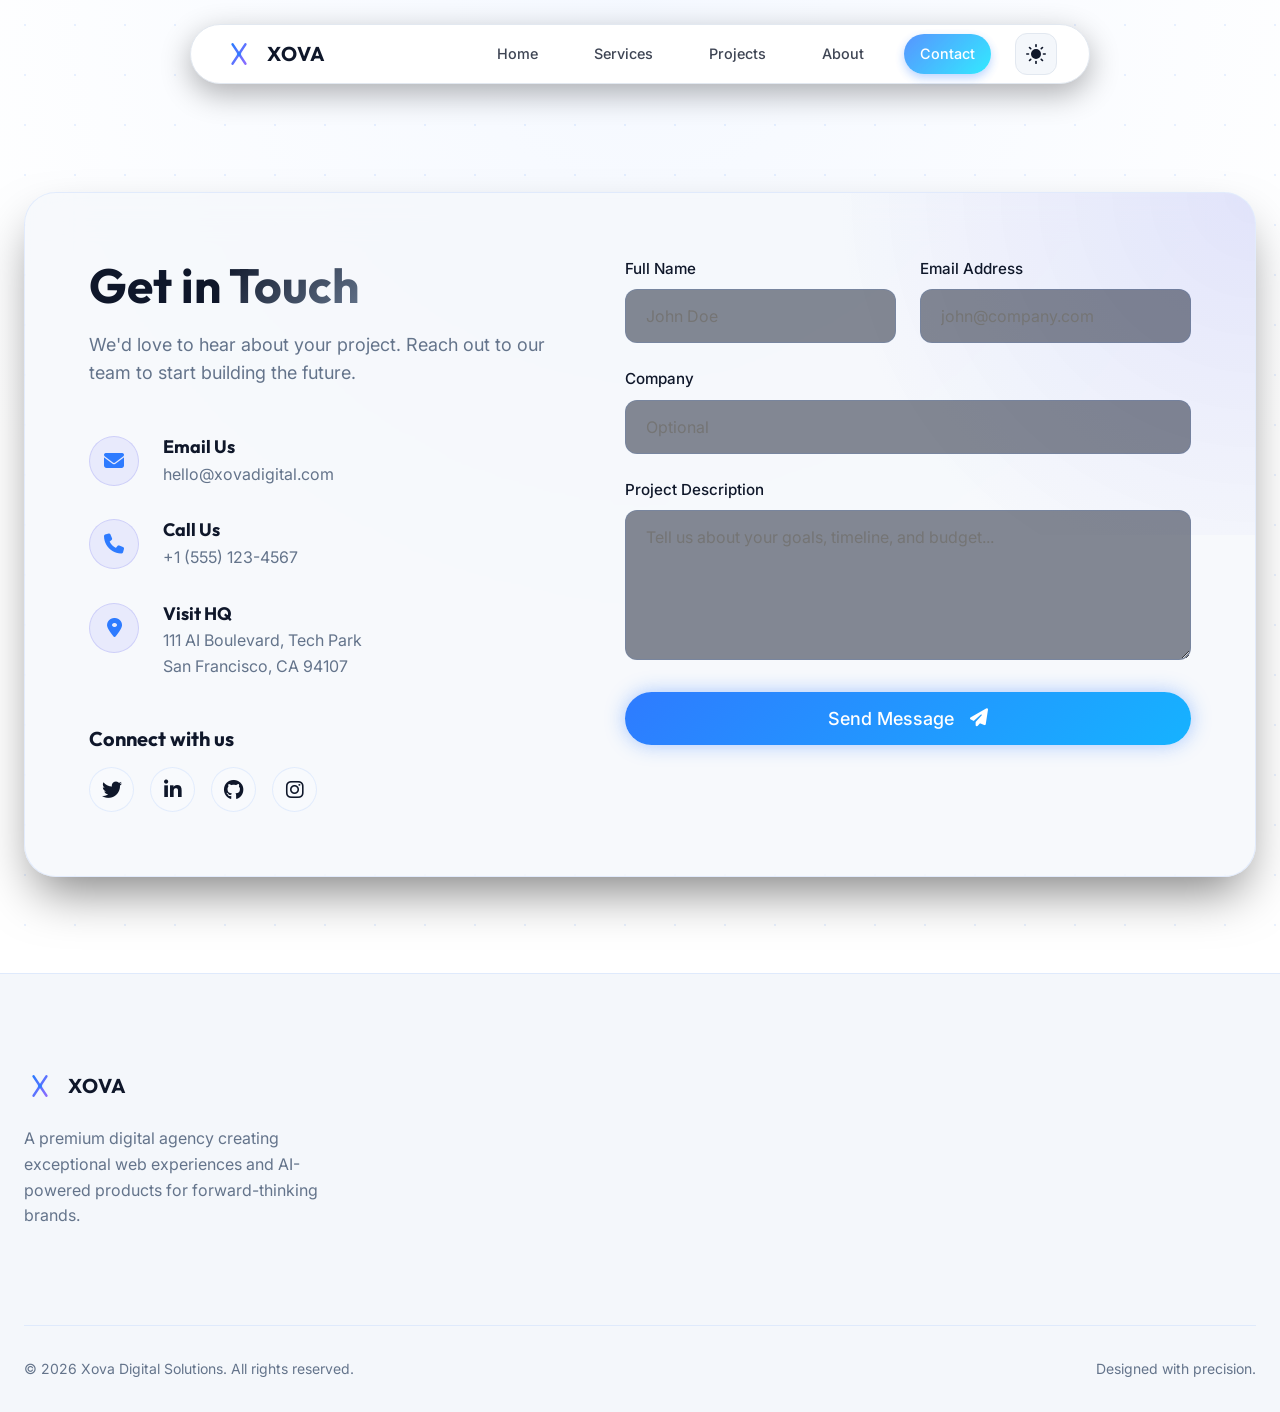
<file: contact.html>
<!DOCTYPE html>
<html lang="en">
<head>
    <meta charset="UTF-8">
    <meta name="viewport" content="width=device-width, initial-scale=1.0">
    <title>Contact | Xova Digital Solutions</title>
    
    <!-- Google Fonts -->
    <link rel="preconnect" href="https://fonts.googleapis.com">
    <link rel="preconnect" href="https://fonts.gstatic.com" crossorigin>
    <link href="https://fonts.googleapis.com/css2?family=Inter:wght@300;400;500;600;700;800&family=Outfit:wght@400;500;600;700;800&display=swap" rel="stylesheet">
    
    <!-- FontAwesome -->
    <link rel="stylesheet" href="https://cdnjs.cloudflare.com/ajax/libs/font-awesome/6.4.0/css/all.min.css">
    
    <!-- Custom CSS -->
    <link rel="stylesheet" href="css/styles.css">
    
    <style>
        .contact-section {
            padding: 12rem 0 6rem;
            min-height: 100vh;
            display: flex;
            align-items: center;
        }

        .contact-grid {
            display: grid;
            grid-template-columns: 1fr 1.2fr;
            gap: 4rem;
            background: var(--glass-bg);
            backdrop-filter: blur(20px);
            border: 1px solid var(--glass-border);
            border-radius: 2rem;
            padding: 4rem;
            box-shadow: 0 25px 50px -12px rgba(0,0,0,0.5);
            position: relative;
            overflow: hidden;
        }

        .contact-grid::before {
            content: '';
            position: absolute;
            top: -50%;
            right: -50%;
            width: 100%;
            height: 100%;
            background: radial-gradient(circle, rgba(99,102,241,0.15) 0%, transparent 60%);
            z-index: 0;
            pointer-events: none;
        }

        .contact-info, .contact-form-wrapper {
            position: relative;
            z-index: 1;
        }

        /* Contact Info (Left Side) */
        .contact-header h1 {
            font-size: 3rem;
            margin-bottom: 1rem;
        }
        .contact-header p {
            color: var(--text-muted);
            font-size: 1.125rem;
            margin-bottom: 3rem;
        }

        .info-list {
            display: grid;
            gap: 2rem;
            margin-bottom: 3rem;
        }
        .info-item {
            display: flex;
            align-items: flex-start;
            gap: 1.5rem;
        }
        .info-icon {
            width: 50px;
            height: 50px;
            background: rgba(99, 102, 241, 0.1);
            color: var(--primary);
            border-radius: 50%;
            display: flex;
            align-items: center;
            justify-content: center;
            font-size: 1.25rem;
            flex-shrink: 0;
            border: 1px solid rgba(99, 102, 241, 0.2);
        }
        .info-content h4 {
            font-size: 1.125rem;
            margin-bottom: 0.25rem;
        }
        .info-content p {
            color: var(--text-muted);
        }

        .social-connect h4 {
            font-family: var(--font-display);
            margin-bottom: 1rem;
            font-size: 1.25rem;
        }
        .social-flex {
            display: flex;
            gap: 1rem;
        }
        .social-flex a {
            width: 45px;
            height: 45px;
            border-radius: 50%;
            background: rgba(255, 255, 255, 0.05);
            display: flex;
            align-items: center;
            justify-content: center;
            font-size: 1.25rem;
            border: 1px solid var(--glass-border);
            transition: all var(--transition-normal);
        }
        .social-flex a:hover {
            background: var(--primary);
            border-color: var(--primary);
            transform: translateY(-3px);
            box-shadow: 0 5px 15px var(--primary-glow);
        }

        /* Contact Form (Right Side) */
        .form-group {
            margin-bottom: 1.5rem;
        }
        .form-group label {
            display: block;
            margin-bottom: 0.5rem;
            font-weight: 500;
            color: var(--text-light);
            font-size: 0.95rem;
        }
        .form-control {
            width: 100%;
            background: rgba(15, 23, 42, 0.5);
            border: 1px solid var(--glass-border);
            border-radius: 0.75rem;
            padding: 1rem 1.25rem;
            color: var(--light);
            font-family: var(--font-sans);
            font-size: 1rem;
            transition: all var(--transition-fast);
        }
        .form-control:focus {
            outline: none;
            border-color: var(--primary);
            box-shadow: 0 0 0 4px rgba(99, 102, 241, 0.1);
        }
        textarea.form-control {
            min-height: 150px;
            resize: vertical;
        }

        .form-row {
            display: grid;
            grid-template-columns: 1fr 1fr;
            gap: 1.5rem;
        }

        .btn-submit {
            width: 100%;
            padding: 1rem;
            font-size: 1.125rem;
            margin-top: 1rem;
            display: flex;
            justify-content: center;
        }

        .btn-success {
            background: var(--accent) !important;
            box-shadow: 0 4px 14px rgba(34, 197, 94, 0.4) !important;
        }

        @media(max-width: 900px) {
            .contact-grid {
                grid-template-columns: 1fr;
                padding: 2rem;
                gap: 3rem;
            }
            .form-row {
                grid-template-columns: 1fr;
            }
        }
    </style>
</head>
<body>

    <!-- ================= NAVIGATION BAR ================= -->
    <nav class="navbar">
        <div class="container">
            <a href="index.html" class="logo">
                <svg class="xova-logo" viewBox="0 0 100 100" xmlns="http://www.w3.org/2000/svg">
                    <defs>
                        <linearGradient id="logoGrad" x1="0%" y1="0%" x2="100%" y2="100%">
                            <stop offset="0%" stop-color="#2E7BFF" />
                            <stop offset="100%" stop-color="#8A6BFF" />
                        </linearGradient>
                    </defs>
                    <path class="x-path" d="M 30 20 L 70 80 M 70 20 L 30 80" stroke="url(#logoGrad)" stroke-width="8" stroke-linecap="round" fill="none" />
                    <circle class="dot" cx="50" cy="50" r="6" fill="#00E5FF" />
                    <path d="M 15 50 L 30 50 M 70 50 L 85 50" stroke="url(#logoGrad)" stroke-width="4" stroke-linecap="round" opacity="0.5" />
                </svg>
                <span class="brand-name">XOVA</span>
            </a>
            <div class="nav-links">
                <a href="index.html">Home</a>
                <a href="services.html">Services</a>
                <a href="projects.html">Projects</a>
                <a href="about.html">About</a>
                <a href="contact.html" class="active">Contact</a>
                <button id="themeToggle" class="theme-toggle-btn" aria-label="Toggle Theme">
                    <svg class="theme-icon" viewBox="0 0 24 24" fill="none" stroke="currentColor" stroke-width="2" stroke-linecap="round" stroke-linejoin="round">
                        <circle cx="12" cy="12" r="5" fill="currentColor" />
                        <g class="sun-rays">
                            <line x1="12" y1="1" x2="12" y2="3" />
                            <line x1="12" y1="21" x2="12" y2="23" />
                            <line x1="4.22" y1="4.22" x2="5.64" y2="5.64" />
                            <line x1="18.36" y1="18.36" x2="19.78" y2="19.78" />
                            <line x1="1" y1="12" x2="3" y2="12" />
                            <line x1="21" y1="12" x2="23" y2="12" />
                            <line x1="4.22" y1="19.78" x2="5.64" y2="18.36" />
                            <line x1="18.36" y1="5.64" x2="19.78" y2="4.22" />
                        </g>
                    </svg>
                </button>
            </div>
            <button class="mobile-menu-btn">
                <i class="fa-solid fa-bars"></i>
            </button>
        </div>
    </nav>

    <!-- ================= CONTACT SECTION ================= -->
    <section class="contact-section">
        <div class="bg-grid"></div>
        <div class="container">
            <div class="contact-grid reveal">
                
                <!-- Left Side Info -->
                <div class="contact-info">
                    <div class="contact-header">
                        <h1>Get in <span class="text-gradient">Touch</span></h1>
                        <p>We'd love to hear about your project. Reach out to our team to start building the future.</p>
                    </div>

                    <div class="info-list">
                        <div class="info-item">
                            <div class="info-icon"><i class="fa-solid fa-envelope"></i></div>
                            <div class="info-content">
                                <h4>Email Us</h4>
                                <p>hello@xovadigital.com</p>
                            </div>
                        </div>
                        <div class="info-item">
                            <div class="info-icon"><i class="fa-solid fa-phone"></i></div>
                            <div class="info-content">
                                <h4>Call Us</h4>
                                <p>+1 (555) 123-4567</p>
                            </div>
                        </div>
                        <div class="info-item">
                            <div class="info-icon"><i class="fa-solid fa-location-dot"></i></div>
                            <div class="info-content">
                                <h4>Visit HQ</h4>
                                <p>111 AI Boulevard, Tech Park<br>San Francisco, CA 94107</p>
                            </div>
                        </div>
                    </div>

                    <div class="social-connect">
                        <h4>Connect with us</h4>
                        <div class="social-flex">
                            <a href="#"><i class="fa-brands fa-twitter"></i></a>
                            <a href="#"><i class="fa-brands fa-linkedin-in"></i></a>
                            <a href="#"><i class="fa-brands fa-github"></i></a>
                            <a href="#"><i class="fa-brands fa-instagram"></i></a>
                        </div>
                    </div>
                </div>

                <!-- Right Side Form -->
                <div class="contact-form-wrapper">
                    <form id="contactForm" novalidate>
                        <div class="form-row">
                            <div class="form-group">
                                <label for="name">Full Name</label>
                                <input type="text" id="name" class="form-control" placeholder="John Doe" required>
                            </div>
                            <div class="form-group">
                                <label for="email">Email Address</label>
                                <input type="email" id="email" class="form-control" placeholder="john@company.com" required>
                            </div>
                        </div>
                        
                        <div class="form-group">
                            <label for="company">Company</label>
                            <input type="text" id="company" class="form-control" placeholder="Optional">
                        </div>

                        <div class="form-group">
                            <label for="message">Project Description</label>
                            <textarea id="message" class="form-control" placeholder="Tell us about your goals, timeline, and budget..." required></textarea>
                        </div>

                        <button type="submit" class="btn btn-primary btn-submit">
                            Send Message <i class="fa-solid fa-paper-plane" style="margin-left: 0.5rem;"></i>
                        </button>
                    </form>
                </div>
                
            </div>
        </div>
    </section>

    <!-- ================= FOOTER ================= -->
    <footer class="footer">
        <div class="container">
            <div class="footer-grid reveal">
                <div class="footer-brand">
                    <a href="index.html" class="logo">
                        <svg class="xova-logo" viewBox="0 0 100 100" xmlns="http://www.w3.org/2000/svg">
                            <defs>
                                <linearGradient id="footerLogoGrad" x1="0%" y1="0%" x2="100%" y2="100%">
                                    <stop offset="0%" stop-color="#2E7BFF" />
                                    <stop offset="100%" stop-color="#8A6BFF" />
                                </linearGradient>
                            </defs>
                            <path class="x-path" d="M 30 20 L 70 80 M 70 20 L 30 80" stroke="url(#footerLogoGrad)" stroke-width="8" stroke-linecap="round" fill="none" />
                            <circle class="dot" cx="50" cy="50" r="6" fill="#00E5FF" />
                        </svg>
                        <span class="brand-name">XOVA</span>
                    </a>
                    <p>A premium digital agency creating exceptional web experiences and AI-powered products for forward-thinking brands.</p>
                </div>
            </div>
            <div class="footer-bottom">
                <p>&copy; 2026 Xova Digital Solutions. All rights reserved.</p>
                <p>Designed with precision.</p>
            </div>
        </div>
    </footer>

    <!-- Scripts -->
    <script src="js/script.js"></script>
</body>
</html>
</file>
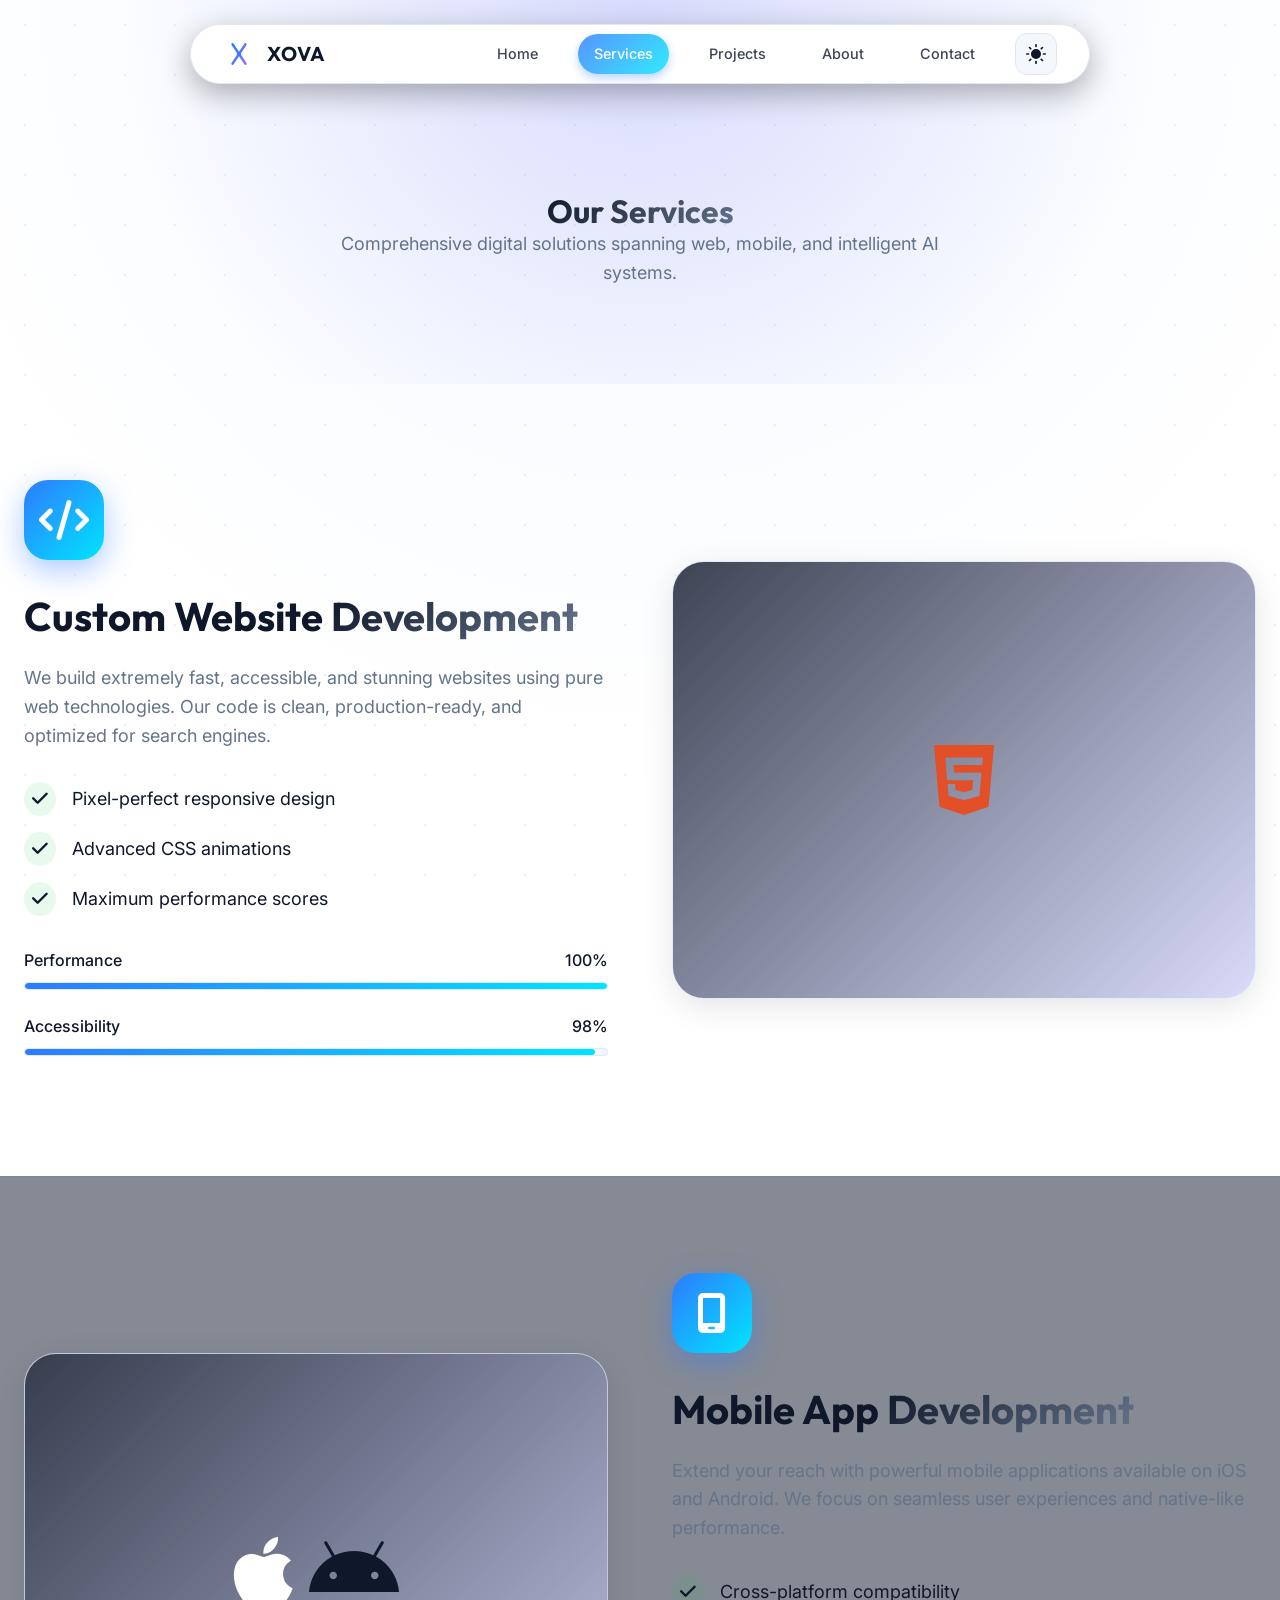
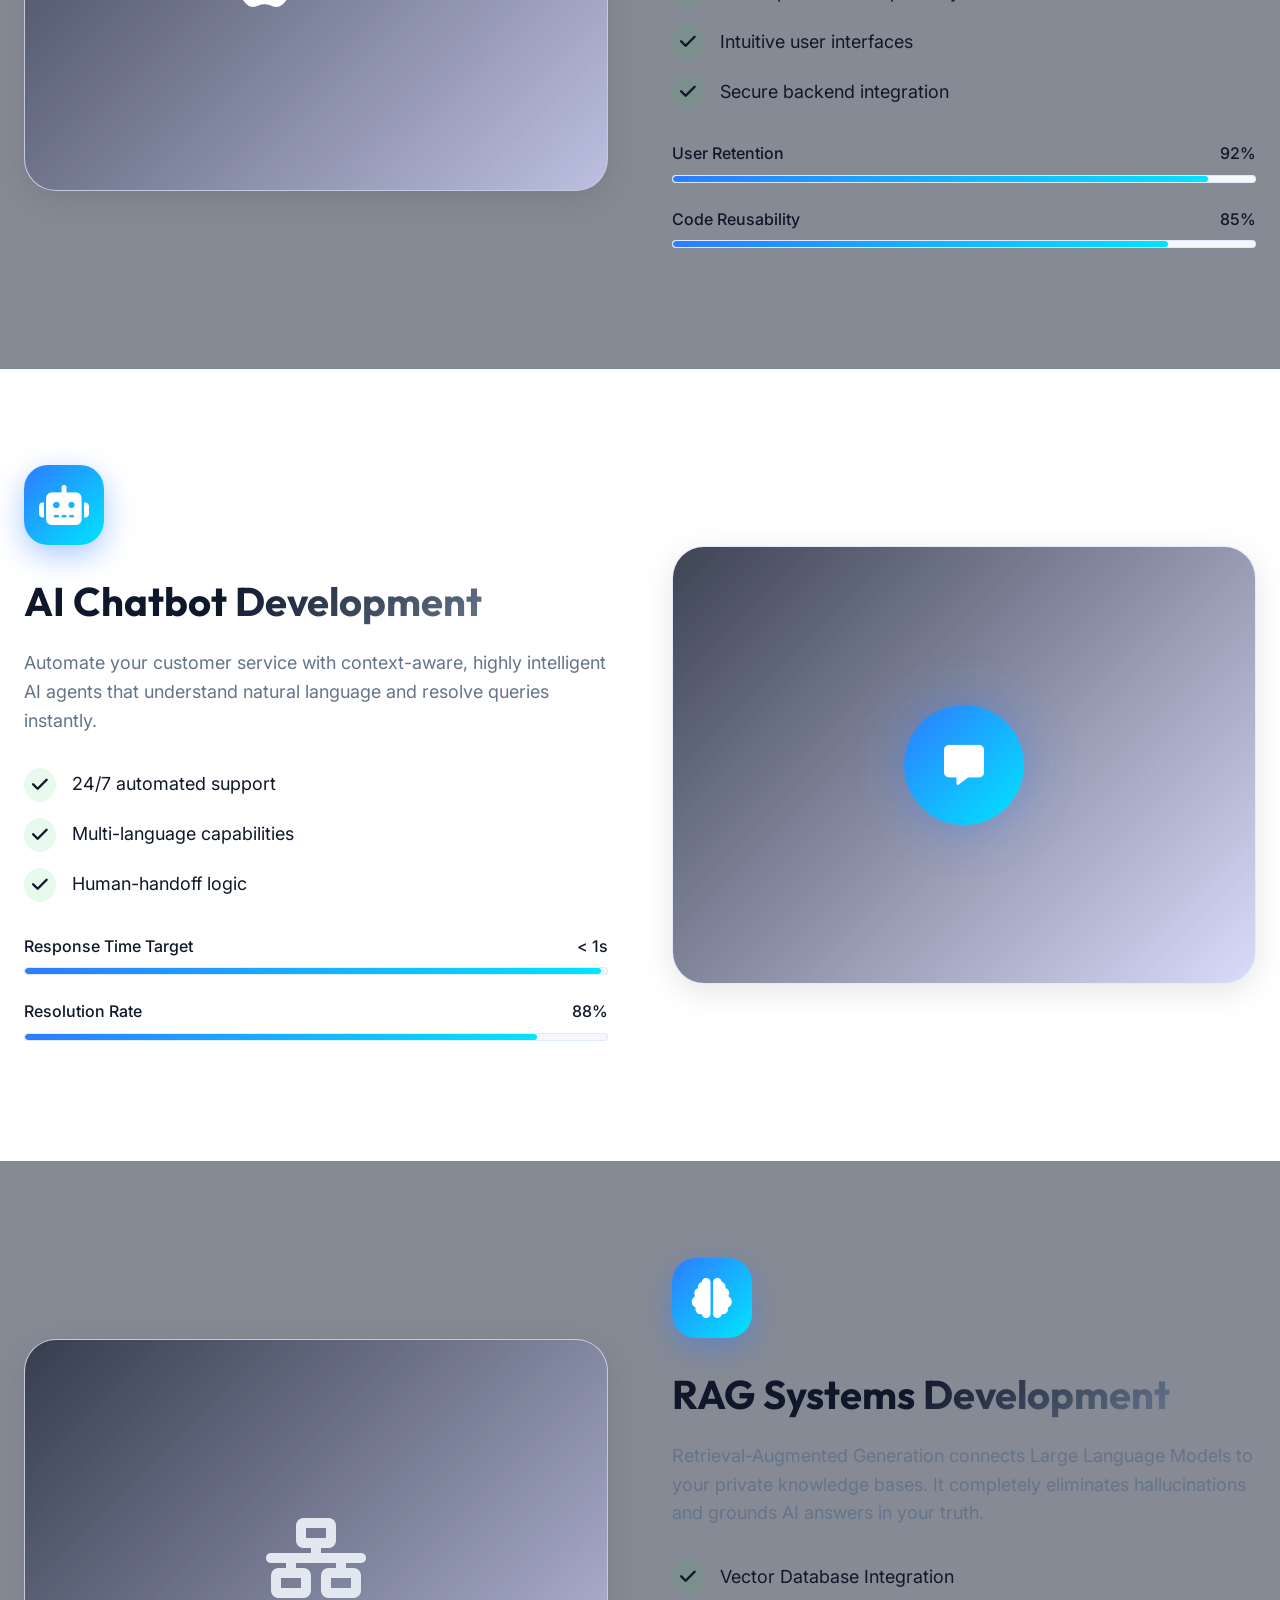
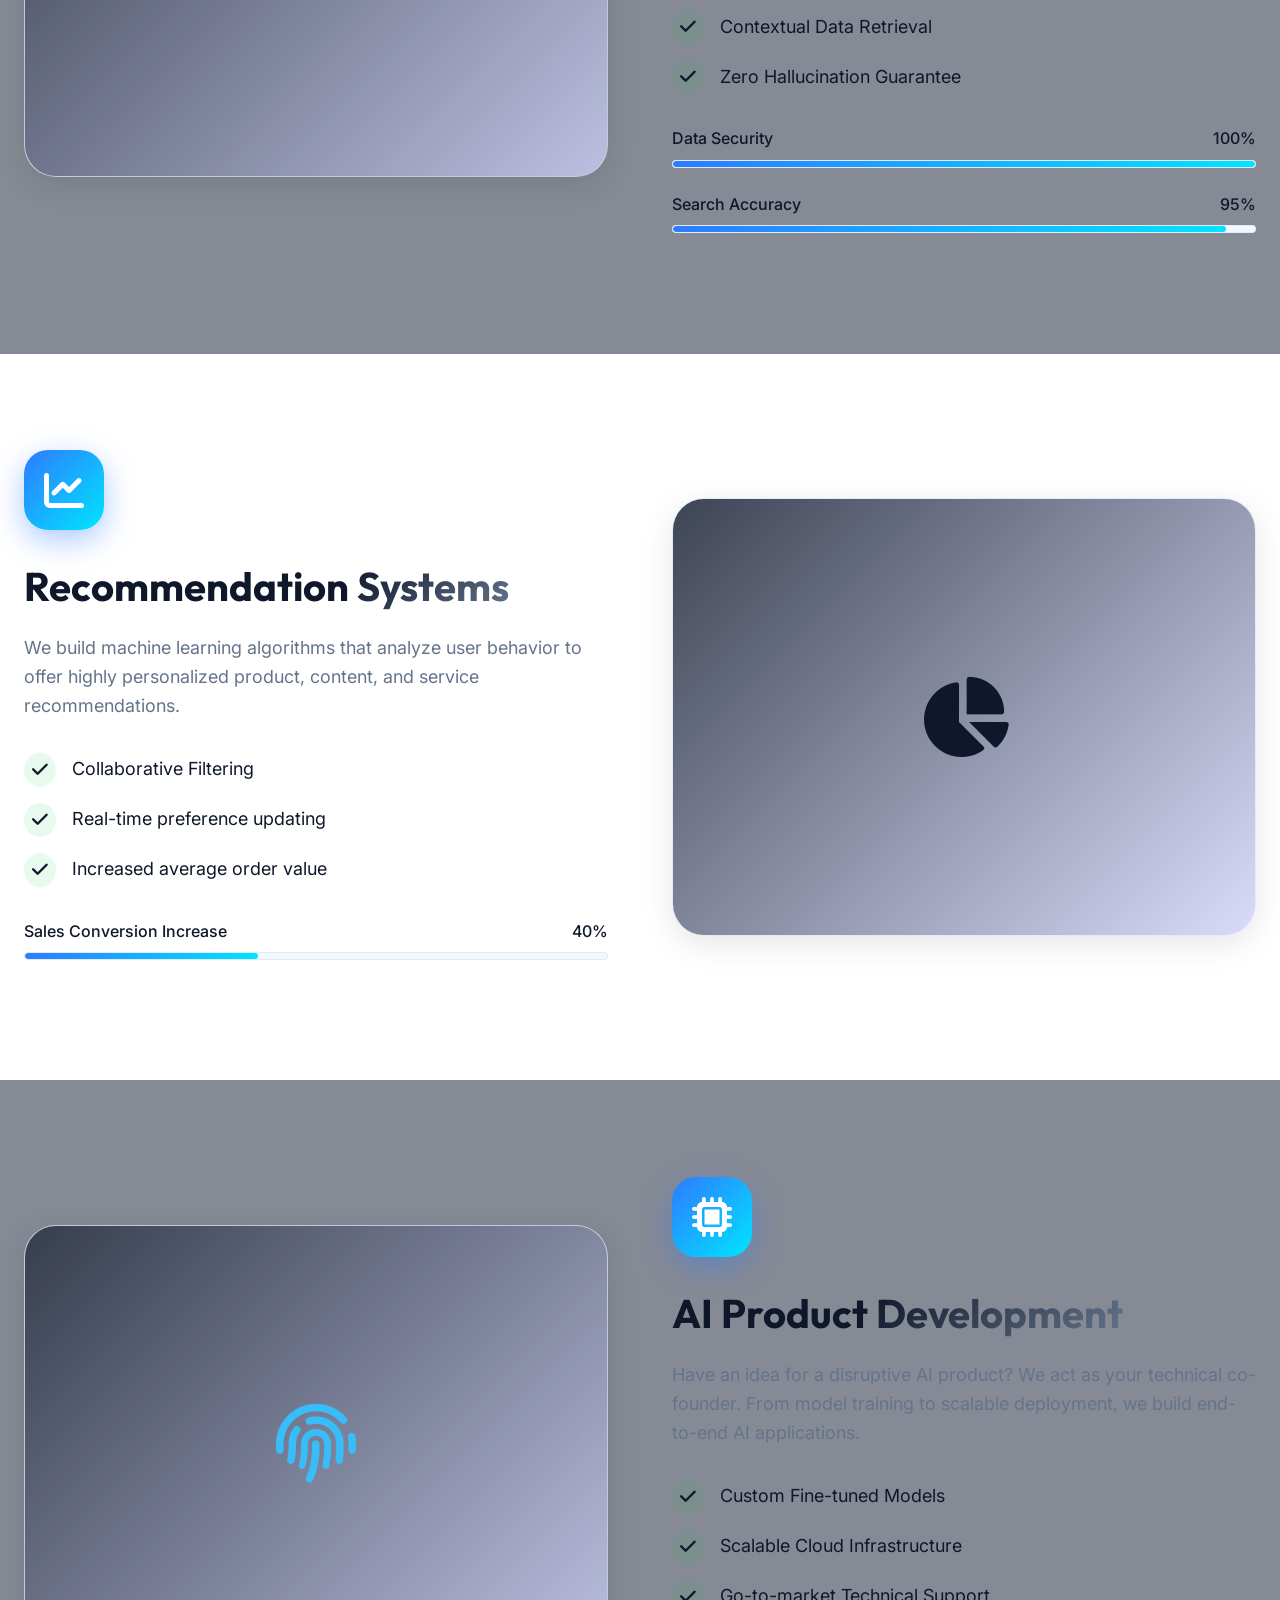
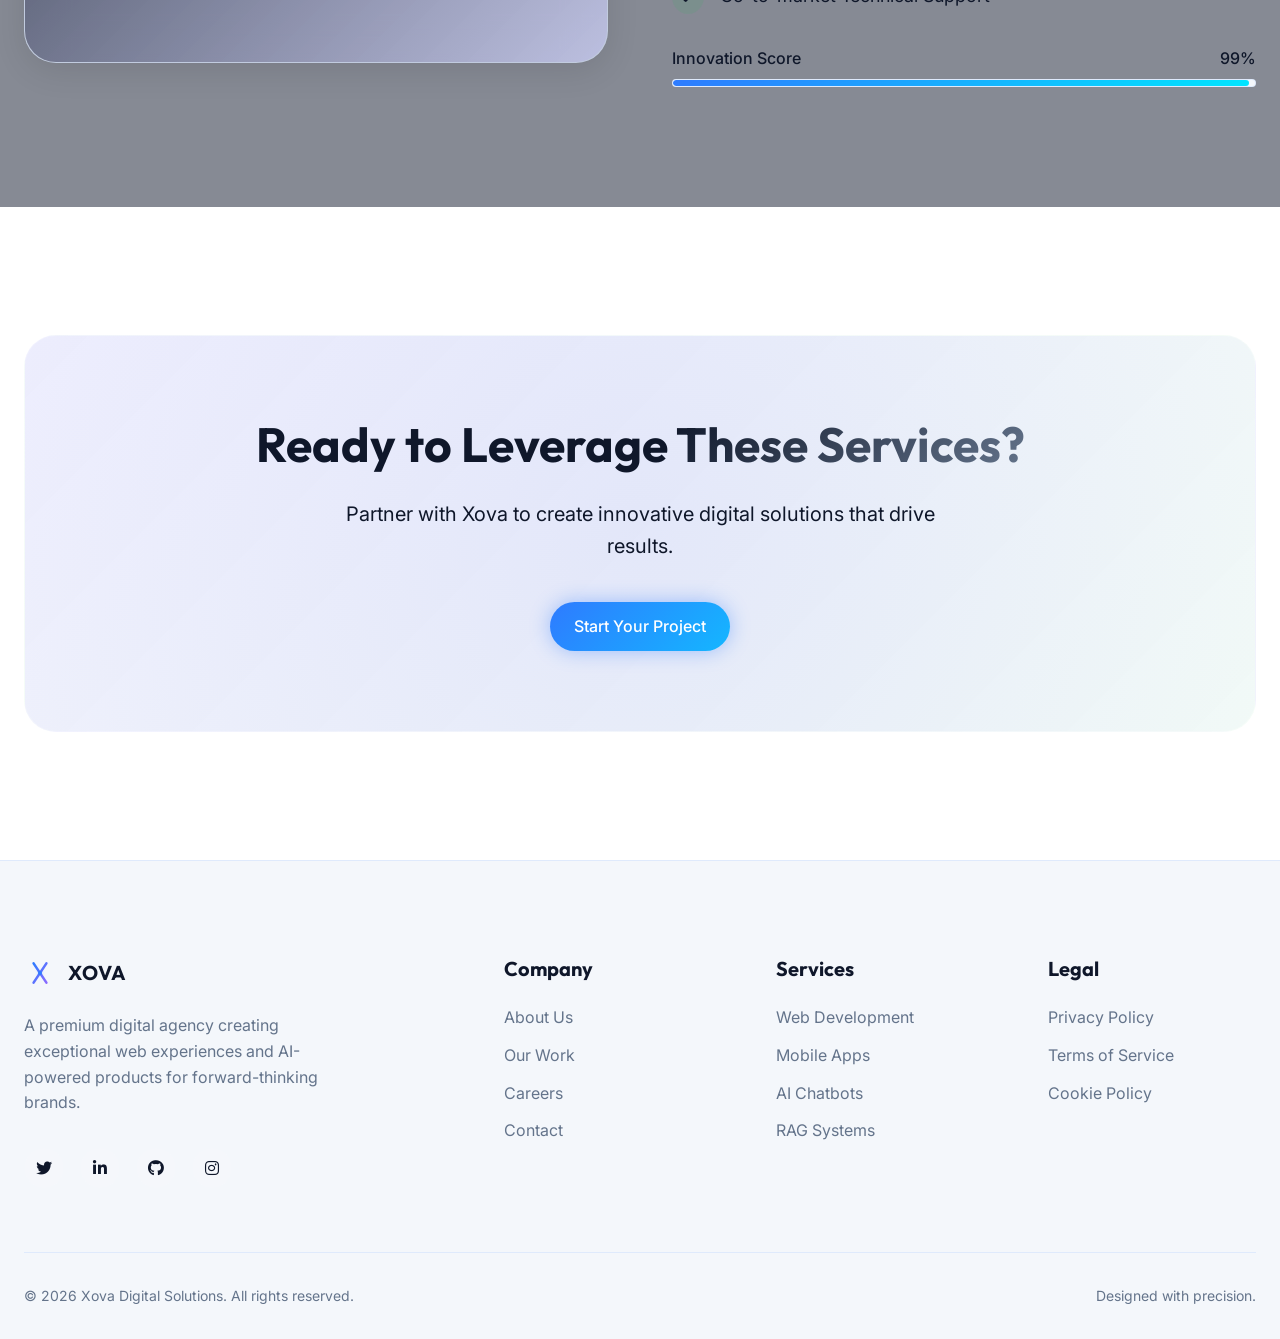
<file: services.html>
<!DOCTYPE html>
<html lang="en">
<head>
    <meta charset="UTF-8">
    <meta name="viewport" content="width=device-width, initial-scale=1.0">
    <title>Services | Xova Digital Solutions</title>
    
    <!-- Google Fonts -->
    <link rel="preconnect" href="https://fonts.googleapis.com">
    <link rel="preconnect" href="https://fonts.gstatic.com" crossorigin>
    <link href="https://fonts.googleapis.com/css2?family=Inter:wght@300;400;500;600;700;800&family=Outfit:wght@400;500;600;700;800&display=swap" rel="stylesheet">
    
    <!-- FontAwesome -->
    <link rel="stylesheet" href="https://cdnjs.cloudflare.com/ajax/libs/font-awesome/6.4.0/css/all.min.css">
    
    <!-- Custom CSS -->
    <link rel="stylesheet" href="css/styles.css">
    
    <style>
        .page-header {
            padding: 12rem 0 6rem;
            text-align: center;
            background: radial-gradient(circle at top center, rgba(99, 102, 241, 0.2), transparent 70%);
        }
        
        .service-detail-section {
            padding: 6rem 0;
        }

        .service-detail-section:nth-child(even) {
            background: rgba(15, 23, 42, 0.5);
            border-top: 1px solid var(--glass-border);
            border-bottom: 1px solid var(--glass-border);
        }

        .service-row {
            display: grid;
            grid-template-columns: 1fr 1fr;
            gap: 4rem;
            align-items: center;
        }

        .service-row.reverse .service-content {
            order: 2;
        }
        .service-row.reverse .service-visual {
            order: 1;
        }

        @media(max-width: 900px) {
            .service-row { grid-template-columns: 1fr; }
            .service-row.reverse .service-content { order: 1; }
            .service-row.reverse .service-visual { order: 2; }
        }

        .service-icon-large {
            width: 80px;
            height: 80px;
            background: var(--brand-gradient);
            border-radius: 1.5rem;
            display: flex;
            align-items: center;
            justify-content: center;
            font-size: 2.5rem;
            color: white;
            margin-bottom: 2rem;
            box-shadow: 0 10px 30px var(--primary-glow);
        }

        .service-content h2 {
            font-size: 2.5rem;
            margin-bottom: 1.5rem;
        }
        .service-content p {
            font-size: 1.125rem;
            color: var(--text-muted);
            margin-bottom: 2rem;
        }
        
        .service-check-list {
            margin-bottom: 2rem;
        }
        .service-check-list li {
            font-size: 1.125rem;
            margin-bottom: 1rem;
            display: flex;
            align-items: center;
            gap: 1rem;
        }
        .service-check-list li i {
            color: var(--accent);
            background: rgba(34, 197, 94, 0.1);
            padding: 0.5rem;
            border-radius: 50%;
        }

        /* Animated Progress Bars */
        .progress-bars {
            margin-top: 2rem;
        }
        .progress-item {
            margin-bottom: 1.5rem;
        }
        .progress-header {
            display: flex;
            justify-content: space-between;
            margin-bottom: 0.5rem;
            font-weight: 500;
        }
        .progress-bar-bg {
            width: 100%;
            height: 8px;
            background: var(--dark-surface);
            border-radius: 4px;
            overflow: hidden;
            border: 1px solid var(--glass-border);
        }
        .progress-bar-fill {
            height: 100%;
            background: var(--brand-gradient);
            border-radius: 4px;
            width: 0;
            transition: width 1.5s cubic-bezier(0.25, 1, 0.5, 1);
        }

        .service-visual .glass-card {
            aspect-ratio: 4/3;
            display: flex;
            align-items: center;
            justify-content: center;
            background-size: cover;
            background-position: center;
            position: relative;
        }
        
        .visual-overlay {
            position: absolute;
            inset: 0;
            background: linear-gradient(135deg, rgba(15,23,42,0.8), rgba(99,102,241,0.2));
            border-radius: 1.5rem;
        }
    </style>
</head>
<body>

    <!-- ================= NAVIGATION BAR ================= -->
    <nav class="navbar">
        <div class="container">
            <a href="index.html" class="logo">
                <svg class="xova-logo" viewBox="0 0 100 100" xmlns="http://www.w3.org/2000/svg">
                    <defs>
                        <linearGradient id="logoGrad" x1="0%" y1="0%" x2="100%" y2="100%">
                            <stop offset="0%" stop-color="#2E7BFF" />
                            <stop offset="100%" stop-color="#8A6BFF" />
                        </linearGradient>
                    </defs>
                    <!-- Refined Professional X -->
                    <path class="x-path" d="M 30 20 L 70 80 M 70 20 L 30 80" stroke="url(#logoGrad)" stroke-width="8" stroke-linecap="round" fill="none" />
                    <circle class="dot" cx="50" cy="50" r="6" fill="#00E5FF" />
                    <path d="M 15 50 L 30 50 M 70 50 L 85 50" stroke="url(#logoGrad)" stroke-width="4" stroke-linecap="round" opacity="0.5" />
                </svg>
                <span class="brand-name">XOVA</span>
            </a>
            <div class="nav-links">
                <a href="index.html">Home</a>
                <a href="services.html" class="active">Services</a>
                <a href="projects.html">Projects</a>
                <a href="about.html">About</a>
                <a href="contact.html">Contact</a>
                <button id="themeToggle" class="theme-toggle-btn" aria-label="Toggle Theme">
                    <svg class="theme-icon" viewBox="0 0 24 24" fill="none" stroke="currentColor" stroke-width="2" stroke-linecap="round" stroke-linejoin="round">
                        <circle cx="12" cy="12" r="5" fill="currentColor" />
                        <g class="sun-rays">
                            <line x1="12" y1="1" x2="12" y2="3" />
                            <line x1="12" y1="21" x2="12" y2="23" />
                            <line x1="4.22" y1="4.22" x2="5.64" y2="5.64" />
                            <line x1="18.36" y1="18.36" x2="19.78" y2="19.78" />
                            <line x1="1" y1="12" x2="3" y2="12" />
                            <line x1="21" y1="12" x2="23" y2="12" />
                            <line x1="4.22" y1="19.78" x2="5.64" y2="18.36" />
                            <line x1="18.36" y1="5.64" x2="19.78" y2="4.22" />
                        </g>
                    </svg>
                </button>
            </div>
            <button class="mobile-menu-btn">
                <i class="fa-solid fa-bars"></i>
            </button>
        </div>
    </nav>

    <!-- ================= PAGE HEADER ================= -->
    <header class="page-header">
        <div class="bg-grid"></div>
        <div class="container">
            <h1 class="reveal"><span class="text-gradient">Our Services</span></h1>
            <p class="section-subtitle reveal" style="transition-delay: 0.1s;">Comprehensive digital solutions spanning web, mobile, and intelligent AI systems.</p>
        </div>
    </header>

    <!-- ================= SERVICES DETAILS ================= -->

    <!-- Service 1: Web Dev -->
    <section class="service-detail-section">
        <div class="container">
            <div class="service-row">
                <div class="service-content reveal-left">
                    <div class="service-icon-large"><i class="fa-solid fa-code"></i></div>
                    <h2>Custom Website <span class="text-gradient">Development</span></h2>
                    <p>We build extremely fast, accessible, and stunning websites using pure web technologies. Our code is clean, production-ready, and optimized for search engines.</p>
                    
                    <ul class="service-check-list">
                        <li><i class="fa-solid fa-check"></i> Pixel-perfect responsive design</li>
                        <li><i class="fa-solid fa-check"></i> Advanced CSS animations</li>
                        <li><i class="fa-solid fa-check"></i> Maximum performance scores</li>
                    </ul>

                    <div class="progress-bars reveal">
                        <div class="progress-item">
                            <div class="progress-header"><span>Performance</span><span>100%</span></div>
                            <div class="progress-bar-bg"><div class="progress-bar-fill" data-width="100%"></div></div>
                        </div>
                        <div class="progress-item">
                            <div class="progress-header"><span>Accessibility</span><span>98%</span></div>
                            <div class="progress-bar-bg"><div class="progress-bar-fill" data-width="98%"></div></div>
                        </div>
                    </div>
                </div>
                <div class="service-visual reveal-right">
                    <div class="glass-card" style="background-image: url('https://images.unsplash.com/photo-1498050108023-c5249f4df085?ixlib=rb-4.0.3&auto=format&fit=crop&w=800&q=80');">
                        <div class="visual-overlay"></div>
                        <i class="fa-brands fa-html5" style="font-size: 5rem; color: #E34F26; position: relative; z-index: 2;"></i>
                    </div>
                </div>
            </div>
        </div>
    </section>

    <!-- Service 2: Mobile App -->
    <section class="service-detail-section">
        <div class="container">
            <div class="service-row reverse">
                <div class="service-content reveal-right">
                    <div class="service-icon-large"><i class="fa-solid fa-mobile-screen"></i></div>
                    <h2>Mobile App <span class="text-gradient">Development</span></h2>
                    <p>Extend your reach with powerful mobile applications available on iOS and Android. We focus on seamless user experiences and native-like performance.</p>
                    
                    <ul class="service-check-list">
                        <li><i class="fa-solid fa-check"></i> Cross-platform compatibility</li>
                        <li><i class="fa-solid fa-check"></i> Intuitive user interfaces</li>
                        <li><i class="fa-solid fa-check"></i> Secure backend integration</li>
                    </ul>

                    <div class="progress-bars reveal">
                        <div class="progress-item">
                            <div class="progress-header"><span>User Retention</span><span>92%</span></div>
                            <div class="progress-bar-bg"><div class="progress-bar-fill" data-width="92%"></div></div>
                        </div>
                        <div class="progress-item">
                            <div class="progress-header"><span>Code Reusability</span><span>85%</span></div>
                            <div class="progress-bar-bg"><div class="progress-bar-fill" data-width="85%"></div></div>
                        </div>
                    </div>
                </div>
                <div class="service-visual reveal-left">
                    <div class="glass-card" style="background-image: url('https://images.unsplash.com/photo-1512941937669-90a1b58e7e9c?ixlib=rb-4.0.3&auto=format&fit=crop&w=800&q=80');">
                        <div class="visual-overlay"></div>
                        <i class="fa-brands fa-apple" style="font-size: 5rem; color: white; position: relative; z-index: 2; margin-right: 1rem;"></i>
                        <i class="fa-brands fa-android" style="font-size: 5rem; color: var(--accent); position: relative; z-index: 2;"></i>
                    </div>
                </div>
            </div>
        </div>
    </section>

    <!-- Service 3: AI Chatbots -->
    <section class="service-detail-section">
        <div class="container">
            <div class="service-row">
                <div class="service-content reveal-left">
                    <div class="service-icon-large"><i class="fa-solid fa-robot"></i></div>
                    <h2>AI Chatbot <span class="text-gradient">Development</span></h2>
                    <p>Automate your customer service with context-aware, highly intelligent AI agents that understand natural language and resolve queries instantly.</p>
                    
                    <ul class="service-check-list">
                        <li><i class="fa-solid fa-check"></i> 24/7 automated support</li>
                        <li><i class="fa-solid fa-check"></i> Multi-language capabilities</li>
                        <li><i class="fa-solid fa-check"></i> Human-handoff logic</li>
                    </ul>

                    <div class="progress-bars reveal">
                        <div class="progress-item">
                            <div class="progress-header"><span>Response Time Target</span><span>< 1s</span></div>
                            <div class="progress-bar-bg"><div class="progress-bar-fill" data-width="99%"></div></div>
                        </div>
                        <div class="progress-item">
                            <div class="progress-header"><span>Resolution Rate</span><span>88%</span></div>
                            <div class="progress-bar-bg"><div class="progress-bar-fill" data-width="88%"></div></div>
                        </div>
                    </div>
                </div>
                <div class="service-visual reveal-right">
                    <div class="glass-card" style="background-image: url('https://images.unsplash.com/photo-1531746020798-e6953c6e8e04?ixlib=rb-4.0.3&auto=format&fit=crop&w=800&q=80');">
                        <div class="visual-overlay"></div>
                        <div class="ai-core" style="position: relative; top: 0; left: 0; transform: none; box-shadow: 0 0 50px var(--primary-glow); z-index: 2;">
                            <i class="fa-solid fa-message"></i>
                        </div>
                    </div>
                </div>
            </div>
        </div>
    </section>

    <!-- Service 4: RAG Systems -->
    <section class="service-detail-section">
        <div class="container">
            <div class="service-row reverse">
                <div class="service-content reveal-right">
                    <div class="service-icon-large"><i class="fa-solid fa-brain"></i></div>
                    <h2>RAG Systems <span class="text-gradient">Development</span></h2>
                    <p>Retrieval-Augmented Generation connects Large Language Models to your private knowledge bases. It completely eliminates hallucinations and grounds AI answers in your truth.</p>
                    
                    <ul class="service-check-list">
                        <li><i class="fa-solid fa-check"></i> Vector Database Integration</li>
                        <li><i class="fa-solid fa-check"></i> Contextual Data Retrieval</li>
                        <li><i class="fa-solid fa-check"></i> Zero Hallucination Guarantee</li>
                    </ul>

                    <div class="progress-bars reveal">
                        <div class="progress-item">
                            <div class="progress-header"><span>Data Security</span><span>100%</span></div>
                            <div class="progress-bar-bg"><div class="progress-bar-fill" data-width="100%"></div></div>
                        </div>
                        <div class="progress-item">
                            <div class="progress-header"><span>Search Accuracy</span><span>95%</span></div>
                            <div class="progress-bar-bg"><div class="progress-bar-fill" data-width="95%"></div></div>
                        </div>
                    </div>
                </div>
                <div class="service-visual reveal-left">
                    <div class="glass-card" style="background-image: url('https://images.unsplash.com/photo-1558494949-ef010cbdcc31?ixlib=rb-4.0.3&auto=format&fit=crop&w=800&q=80');">
                        <div class="visual-overlay"></div>
                        <i class="fa-solid fa-network-wired" style="font-size: 5rem; color: #E2E8F0; position: relative; z-index: 2;"></i>
                    </div>
                </div>
            </div>
        </div>
    </section>

    <!-- Service 5: Rec Systems -->
    <section class="service-detail-section">
        <div class="container">
            <div class="service-row">
                <div class="service-content reveal-left">
                    <div class="service-icon-large"><i class="fa-solid fa-chart-line"></i></div>
                    <h2>Recommendation <span class="text-gradient">Systems</span></h2>
                    <p>We build machine learning algorithms that analyze user behavior to offer highly personalized product, content, and service recommendations.</p>
                    
                    <ul class="service-check-list">
                        <li><i class="fa-solid fa-check"></i> Collaborative Filtering</li>
                        <li><i class="fa-solid fa-check"></i> Real-time preference updating</li>
                        <li><i class="fa-solid fa-check"></i> Increased average order value</li>
                    </ul>

                    <div class="progress-bars reveal">
                        <div class="progress-item">
                            <div class="progress-header"><span>Sales Conversion Increase</span><span>40%</span></div>
                            <div class="progress-bar-bg"><div class="progress-bar-fill" data-width="40%"></div></div>
                        </div>
                    </div>
                </div>
                <div class="service-visual reveal-right">
                    <div class="glass-card" style="background-image: url('https://images.unsplash.com/photo-1551288049-bebda4e38f71?ixlib=rb-4.0.3&auto=format&fit=crop&w=800&q=80');">
                        <div class="visual-overlay"></div>
                        <i class="fa-solid fa-chart-pie" style="font-size: 5rem; color: var(--accent); position: relative; z-index: 2;"></i>
                    </div>
                </div>
            </div>
        </div>
    </section>

    <!-- Service 6: AI Products -->
    <section class="service-detail-section" style="border-bottom:none;">
        <div class="container">
            <div class="service-row reverse">
                <div class="service-content reveal-right">
                    <div class="service-icon-large"><i class="fa-solid fa-microchip"></i></div>
                    <h2>AI Product <span class="text-gradient">Development</span></h2>
                    <p>Have an idea for a disruptive AI product? We act as your technical co-founder. From model training to scalable deployment, we build end-to-end AI applications.</p>
                    
                    <ul class="service-check-list">
                        <li><i class="fa-solid fa-check"></i> Custom Fine-tuned Models</li>
                        <li><i class="fa-solid fa-check"></i> Scalable Cloud Infrastructure</li>
                        <li><i class="fa-solid fa-check"></i> Go-to-market Technical Support</li>
                    </ul>

                    <div class="progress-bars reveal">
                        <div class="progress-item">
                            <div class="progress-header"><span>Innovation Score</span><span>99%</span></div>
                            <div class="progress-bar-bg"><div class="progress-bar-fill" data-width="99%"></div></div>
                        </div>
                    </div>
                </div>
                <div class="service-visual reveal-left">
                    <div class="glass-card" style="background-image: url('https://images.unsplash.com/photo-1620712943543-bcc4688e7485?ixlib=rb-4.0.3&auto=format&fit=crop&w=800&q=80');">
                        <div class="visual-overlay"></div>
                        <i class="fa-solid fa-fingerprint" style="font-size: 5rem; color: #38BDF8; position: relative; z-index: 2;"></i>
                    </div>
                </div>
            </div>
        </div>
    </section>

    <!-- ================= CALL TO ACTION ================= -->
    <section class="cta">
        <div class="container">
            <div class="cta-box reveal">
                <div class="cta-content">
                    <h2>Ready to Leverage <span class="text-gradient">These Services?</span></h2>
                    <p>Partner with Xova to create innovative digital solutions that drive results.</p>
                    <div class="cta-buttons">
                        <a href="contact.html" class="btn btn-primary">Start Your Project</a>
                    </div>
                </div>
            </div>
        </div>
    </section>

    <!-- ================= FOOTER ================= -->
    <footer class="footer">
        <div class="container">
            <div class="footer-grid reveal">
                <div class="footer-brand">
                    <a href="index.html" class="logo">
                        <svg class="xova-logo" viewBox="0 0 100 100" xmlns="http://www.w3.org/2000/svg">
                            <defs>
                                <linearGradient id="footerLogoGrad" x1="0%" y1="0%" x2="100%" y2="100%">
                                    <stop offset="0%" stop-color="#2E7BFF" />
                                    <stop offset="100%" stop-color="#8A6BFF" />
                                </linearGradient>
                            </defs>
                            <path class="x-path" d="M 30 20 L 70 80 M 70 20 L 30 80" stroke="url(#footerLogoGrad)" stroke-width="8" stroke-linecap="round" fill="none" />
                            <circle class="dot" cx="50" cy="50" r="6" fill="#00E5FF" />
                        </svg>
                        <span class="brand-name">XOVA</span>
                    </a>
                    <p>A premium digital agency creating exceptional web experiences and AI-powered products for
                        forward-thinking brands.</p>
                    <div class="social-links">
                        <a href="#"><i class="fa-brands fa-twitter"></i></a>
                        <a href="#"><i class="fa-brands fa-linkedin-in"></i></a>
                        <a href="#"><i class="fa-brands fa-github"></i></a>
                        <a href="#"><i class="fa-brands fa-instagram"></i></a>
                    </div>
                </div>
                <div>
                    <h4 class="footer-title">Company</h4>
                    <ul class="footer-links">
                        <li><a href="about.html">About Us</a></li>
                        <li><a href="projects.html">Our Work</a></li>
                        <li><a href="contact.html">Careers</a></li>
                        <li><a href="contact.html">Contact</a></li>
                    </ul>
                </div>
                <div>
                    <h4 class="footer-title">Services</h4>
                    <ul class="footer-links">
                        <li><a href="services.html">Web Development</a></li>
                        <li><a href="services.html">Mobile Apps</a></li>
                        <li><a href="services.html">AI Chatbots</a></li>
                        <li><a href="services.html">RAG Systems</a></li>
                    </ul>
                </div>
                <div>
                    <h4 class="footer-title">Legal</h4>
                    <ul class="footer-links">
                        <li><a href="#">Privacy Policy</a></li>
                        <li><a href="#">Terms of Service</a></li>
                        <li><a href="#">Cookie Policy</a></li>
                    </ul>
                </div>
            </div>
            <div class="footer-bottom">
                <p>&copy; 2026 Xova Digital Solutions. All rights reserved.</p>
                <p>Designed with precision.</p>
            </div>
        </div>
    </footer>

    <!-- Scripts -->
    <script src="js/script.js"></script>
    <script>
        // Animate progress bars specifically on this page when they scroll into view
        document.addEventListener('DOMContentLoaded', () => {
            const progressObserver = new IntersectionObserver((entries, obs) => {
                entries.forEach(entry => {
                    if(entry.isIntersecting) {
                        const fills = entry.target.querySelectorAll('.progress-bar-fill');
                        fills.forEach(fill => {
                            const width = fill.getAttribute('data-width');
                            fill.style.width = width;
                        });
                        obs.unobserve(entry.target);
                    }
                });
            }, { threshold: 0.5 });

            const progressSections = document.querySelectorAll('.progress-bars');
            progressSections.forEach(section => progressObserver.observe(section));
        });
    </script>
</body>
</html>
</file>
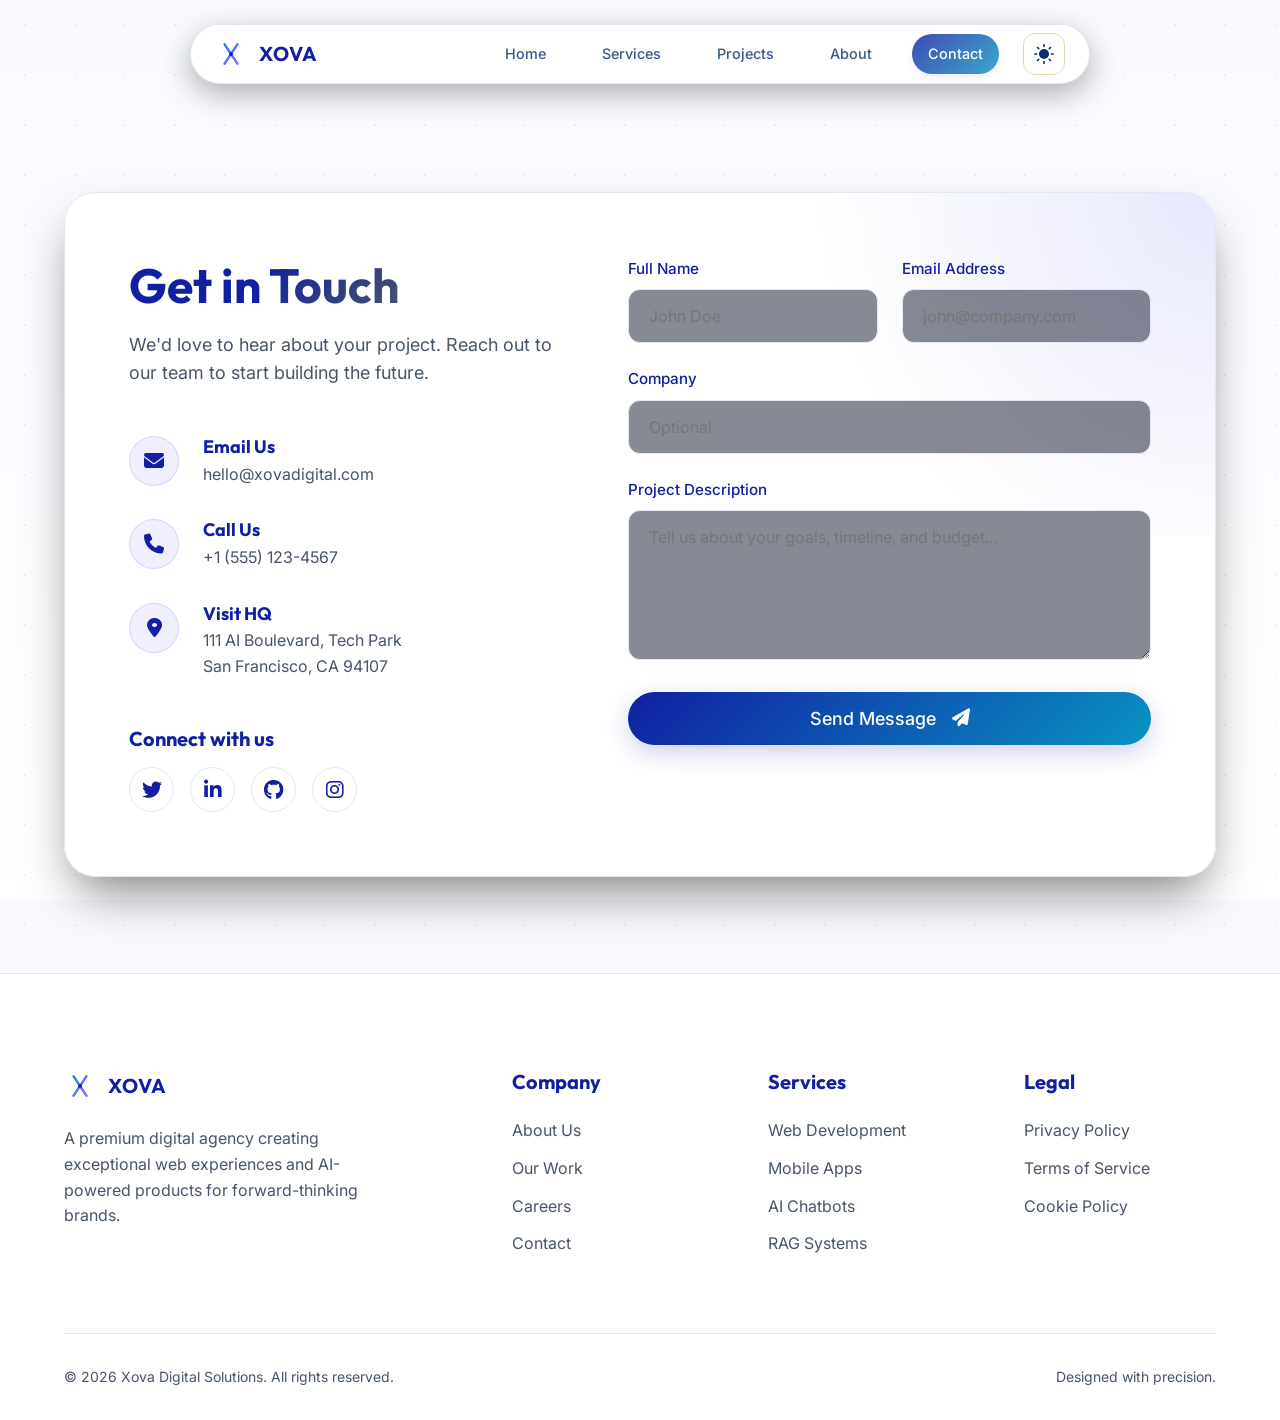
<file: XOVA-main/contact.html>
<!DOCTYPE html>
<html lang="en">
<head>
    <meta charset="UTF-8">
    <meta name="viewport" content="width=device-width, initial-scale=1.0">
    <title>Contact | Xova Digital Solutions</title>
    
    <!-- Google Fonts -->
    <link rel="preconnect" href="https://fonts.googleapis.com">
    <link rel="preconnect" href="https://fonts.gstatic.com" crossorigin>
    <link href="https://fonts.googleapis.com/css2?family=Inter:wght@300;400;500;600;700;800&family=Outfit:wght@400;500;600;700;800&display=swap" rel="stylesheet">
    
    <!-- FontAwesome -->
    <link rel="stylesheet" href="https://cdnjs.cloudflare.com/ajax/libs/font-awesome/6.4.0/css/all.min.css">
    
    <!-- Custom CSS -->
    <link rel="stylesheet" href="css/styles.css">
    
    <style>
        .contact-section {
            padding: 12rem 0 6rem;
            min-height: 100vh;
            display: flex;
            align-items: center;
        }

        .contact-grid {
            display: grid;
            grid-template-columns: 1fr 1.2fr;
            gap: 4rem;
            background: var(--glass-bg);
            backdrop-filter: blur(20px);
            border: 1px solid var(--glass-border);
            border-radius: 2rem;
            padding: 4rem;
            box-shadow: 0 25px 50px -12px rgba(0,0,0,0.5);
            position: relative;
            overflow: hidden;
        }

        .contact-grid::before {
            content: '';
            position: absolute;
            top: -50%;
            right: -50%;
            width: 100%;
            height: 100%;
            background: radial-gradient(circle, rgba(99,102,241,0.15) 0%, transparent 60%);
            z-index: 0;
            pointer-events: none;
        }

        .contact-info, .contact-form-wrapper {
            position: relative;
            z-index: 1;
        }

        /* Contact Info (Left Side) */
        .contact-header h1 {
            font-size: 3rem;
            margin-bottom: 1rem;
        }
        .contact-header p {
            color: var(--text-muted);
            font-size: 1.125rem;
            margin-bottom: 3rem;
        }

        .info-list {
            display: grid;
            gap: 2rem;
            margin-bottom: 3rem;
        }
        .info-item {
            display: flex;
            align-items: flex-start;
            gap: 1.5rem;
        }
        .info-icon {
            width: 50px;
            height: 50px;
            background: rgba(99, 102, 241, 0.1);
            color: var(--primary);
            border-radius: 50%;
            display: flex;
            align-items: center;
            justify-content: center;
            font-size: 1.25rem;
            flex-shrink: 0;
            border: 1px solid rgba(99, 102, 241, 0.2);
        }
        .info-content h4 {
            font-size: 1.125rem;
            margin-bottom: 0.25rem;
        }
        .info-content p {
            color: var(--text-muted);
        }

        .social-connect h4 {
            font-family: var(--font-display);
            margin-bottom: 1rem;
            font-size: 1.25rem;
        }
        .social-flex {
            display: flex;
            gap: 1rem;
        }
        .social-flex a {
            width: 45px;
            height: 45px;
            border-radius: 50%;
            background: rgba(255, 255, 255, 0.05);
            display: flex;
            align-items: center;
            justify-content: center;
            font-size: 1.25rem;
            border: 1px solid var(--glass-border);
            transition: all var(--transition-normal);
        }
        .social-flex a:hover {
            background: var(--primary);
            border-color: var(--primary);
            transform: translateY(-3px);
            box-shadow: 0 5px 15px var(--primary-glow);
        }

        /* Contact Form (Right Side) */
        .form-group {
            margin-bottom: 1.5rem;
        }
        .form-group label {
            display: block;
            margin-bottom: 0.5rem;
            font-weight: 500;
            color: var(--text-light);
            font-size: 0.95rem;
        }
        .form-control {
            width: 100%;
            background: rgba(15, 23, 42, 0.5);
            border: 1px solid var(--glass-border);
            border-radius: 0.75rem;
            padding: 1rem 1.25rem;
            color: var(--light);
            font-family: var(--font-sans);
            font-size: 1rem;
            transition: all var(--transition-fast);
        }
        .form-control:focus {
            outline: none;
            border-color: var(--primary);
            box-shadow: 0 0 0 4px rgba(99, 102, 241, 0.1);
        }
        textarea.form-control {
            min-height: 150px;
            resize: vertical;
        }

        .form-row {
            display: grid;
            grid-template-columns: 1fr 1fr;
            gap: 1.5rem;
        }

        .btn-submit {
            width: 100%;
            padding: 1rem;
            font-size: 1.125rem;
            margin-top: 1rem;
            display: flex;
            justify-content: center;
        }

        .btn-success {
            background: var(--accent) !important;
            box-shadow: 0 4px 14px rgba(34, 197, 94, 0.4) !important;
        }

        @media(max-width: 900px) {
            .contact-grid {
                grid-template-columns: 1fr;
                padding: 2rem;
                gap: 3rem;
            }
            .form-row {
                grid-template-columns: 1fr;
            }
        }
    </style>
</head>
<body>

    <!-- ================= NAVIGATION BAR ================= -->
    <nav class="navbar">
        <div class="container">
            <a href="index.html" class="logo">
                <svg class="xova-logo" viewBox="0 0 100 100" xmlns="http://www.w3.org/2000/svg">
                    <defs>
                        <linearGradient id="logoGrad" x1="0%" y1="0%" x2="100%" y2="100%">
                            <stop offset="0%" stop-color="#2E7BFF" />
                            <stop offset="100%" stop-color="#8A6BFF" />
                        </linearGradient>
                    </defs>
                    <path class="x-path" d="M 30 20 L 70 80 M 70 20 L 30 80" stroke="url(#logoGrad)" stroke-width="8" stroke-linecap="round" fill="none" />
                    <circle class="dot" cx="50" cy="50" r="6" fill="#00E5FF" />
                    <path d="M 15 50 L 30 50 M 70 50 L 85 50" stroke="url(#logoGrad)" stroke-width="4" stroke-linecap="round" opacity="0.5" />
                </svg>
                <span class="brand-name">XOVA</span>
            </a>
            <div class="nav-links">
                <a href="index.html">Home</a>
                <a href="services.html">Services</a>
                <a href="projects.html">Projects</a>
                <a href="about.html">About</a>
                <a href="contact.html" class="active">Contact</a>
                <button id="themeToggle" class="theme-toggle-btn" aria-label="Toggle Theme">
                    <svg class="theme-icon" viewBox="0 0 24 24" fill="none" stroke="currentColor" stroke-width="2" stroke-linecap="round" stroke-linejoin="round">
                        <circle cx="12" cy="12" r="5" fill="currentColor" />
                        <g class="sun-rays">
                            <line x1="12" y1="1" x2="12" y2="3" />
                            <line x1="12" y1="21" x2="12" y2="23" />
                            <line x1="4.22" y1="4.22" x2="5.64" y2="5.64" />
                            <line x1="18.36" y1="18.36" x2="19.78" y2="19.78" />
                            <line x1="1" y1="12" x2="3" y2="12" />
                            <line x1="21" y1="12" x2="23" y2="12" />
                            <line x1="4.22" y1="19.78" x2="5.64" y2="18.36" />
                            <line x1="18.36" y1="5.64" x2="19.78" y2="4.22" />
                        </g>
                    </svg>
                </button>
            </div>
            <button class="mobile-menu-btn">
                <i class="fa-solid fa-bars"></i>
            </button>
        </div>
    </nav>

    <!-- ================= CONTACT SECTION ================= -->
    <section class="contact-section">
        <div class="bg-grid"></div>
        <div class="container">
            <div class="contact-grid reveal">
                
                <!-- Left Side Info -->
                <div class="contact-info">
                    <div class="contact-header">
                        <h1>Get in <span class="text-gradient">Touch</span></h1>
                        <p>We'd love to hear about your project. Reach out to our team to start building the future.</p>
                    </div>

                    <div class="info-list">
                        <div class="info-item">
                            <div class="info-icon"><i class="fa-solid fa-envelope"></i></div>
                            <div class="info-content">
                                <h4>Email Us</h4>
                                <p>hello@xovadigital.com</p>
                            </div>
                        </div>
                        <div class="info-item">
                            <div class="info-icon"><i class="fa-solid fa-phone"></i></div>
                            <div class="info-content">
                                <h4>Call Us</h4>
                                <p>+1 (555) 123-4567</p>
                            </div>
                        </div>
                        <div class="info-item">
                            <div class="info-icon"><i class="fa-solid fa-location-dot"></i></div>
                            <div class="info-content">
                                <h4>Visit HQ</h4>
                                <p>111 AI Boulevard, Tech Park<br>San Francisco, CA 94107</p>
                            </div>
                        </div>
                    </div>

                    <div class="social-connect">
                        <h4>Connect with us</h4>
                        <div class="social-flex">
                            <a href="#"><i class="fa-brands fa-twitter"></i></a>
                            <a href="#"><i class="fa-brands fa-linkedin-in"></i></a>
                            <a href="#"><i class="fa-brands fa-github"></i></a>
                            <a href="#"><i class="fa-brands fa-instagram"></i></a>
                        </div>
                    </div>
                </div>

                <!-- Right Side Form -->
                <div class="contact-form-wrapper">
                    <form id="contactForm" novalidate>
                        <div class="form-row">
                            <div class="form-group">
                                <label for="name">Full Name</label>
                                <input type="text" id="name" class="form-control" placeholder="John Doe" required>
                            </div>
                            <div class="form-group">
                                <label for="email">Email Address</label>
                                <input type="email" id="email" class="form-control" placeholder="john@company.com" required>
                            </div>
                        </div>
                        
                        <div class="form-group">
                            <label for="company">Company</label>
                            <input type="text" id="company" class="form-control" placeholder="Optional">
                        </div>

                        <div class="form-group">
                            <label for="message">Project Description</label>
                            <textarea id="message" class="form-control" placeholder="Tell us about your goals, timeline, and budget..." required></textarea>
                        </div>

                        <button type="submit" class="btn btn-primary btn-submit">
                            Send Message <i class="fa-solid fa-paper-plane" style="margin-left: 0.5rem;"></i>
                        </button>
                    </form>
                </div>
                
            </div>
        </div>
    </section>

    <!-- ================= FOOTER ================= -->
    <footer class="footer">
        <div class="container">
            <div class="footer-grid reveal">
                <div class="footer-brand">
                    <a href="index.html" class="logo">
                        <svg class="xova-logo" viewBox="0 0 100 100" xmlns="http://www.w3.org/2000/svg">
                            <defs>
                                <linearGradient id="footerLogoGrad" x1="0%" y1="0%" x2="100%" y2="100%">
                                    <stop offset="0%" stop-color="#2E7BFF" />
                                    <stop offset="100%" stop-color="#8A6BFF" />
                                </linearGradient>
                            </defs>
                            <path class="x-path" d="M 30 20 L 70 80 M 70 20 L 30 80" stroke="url(#footerLogoGrad)" stroke-width="8" stroke-linecap="round" fill="none" />
                            <circle class="dot" cx="50" cy="50" r="6" fill="#00E5FF" />
                        </svg>
                        <span class="brand-name">XOVA</span>
                    </a>
                    <p>A premium digital agency creating exceptional web experiences and AI-powered products for forward-thinking brands.</p>
                </div>
                <div>
                    <h4 class="footer-title">Company</h4>
                    <ul class="footer-links">
                        <li><a href="about.html">About Us</a></li>
                        <li><a href="projects.html">Our Work</a></li>
                        <li><a href="contact.html">Careers</a></li>
                        <li><a href="contact.html">Contact</a></li>
                    </ul>
                </div>
                <div>
                    <h4 class="footer-title">Services</h4>
                    <ul class="footer-links">
                        <li><a href="services.html">Web Development</a></li>
                        <li><a href="services.html">Mobile Apps</a></li>
                        <li><a href="services.html">AI Chatbots</a></li>
                        <li><a href="services.html">RAG Systems</a></li>
                    </ul>
                </div>
                <div>
                    <h4 class="footer-title">Legal</h4>
                    <ul class="footer-links">
                        <li><a href="#">Privacy Policy</a></li>
                        <li><a href="#">Terms of Service</a></li>
                        <li><a href="#">Cookie Policy</a></li>
                    </ul>
                </div>
            </div>
            <div class="footer-bottom">
                <p>&copy; 2026 Xova Digital Solutions. All rights reserved.</p>
                <p>Designed with precision.</p>
            </div>
        </div>
    </footer>

    <!-- Scripts -->
    <script src="js/script.js"></script>
</body>
</html>
</file>
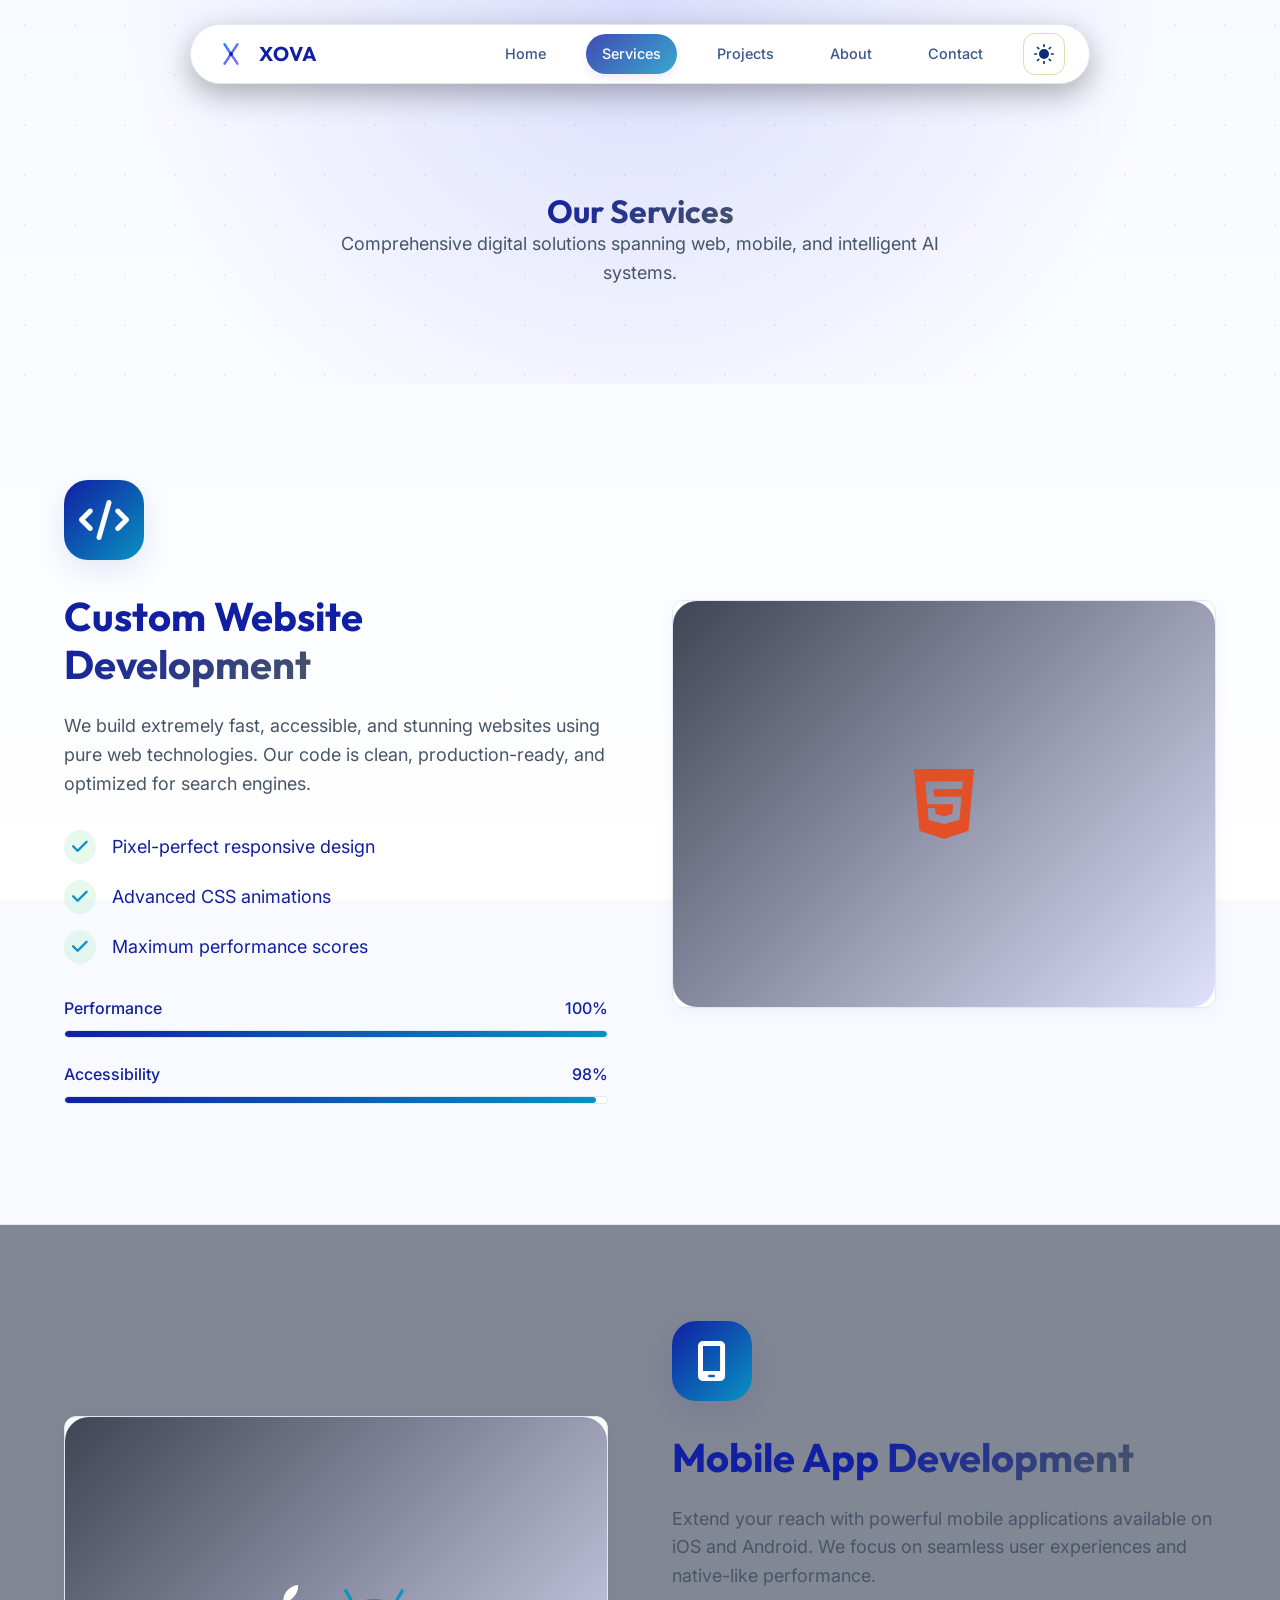
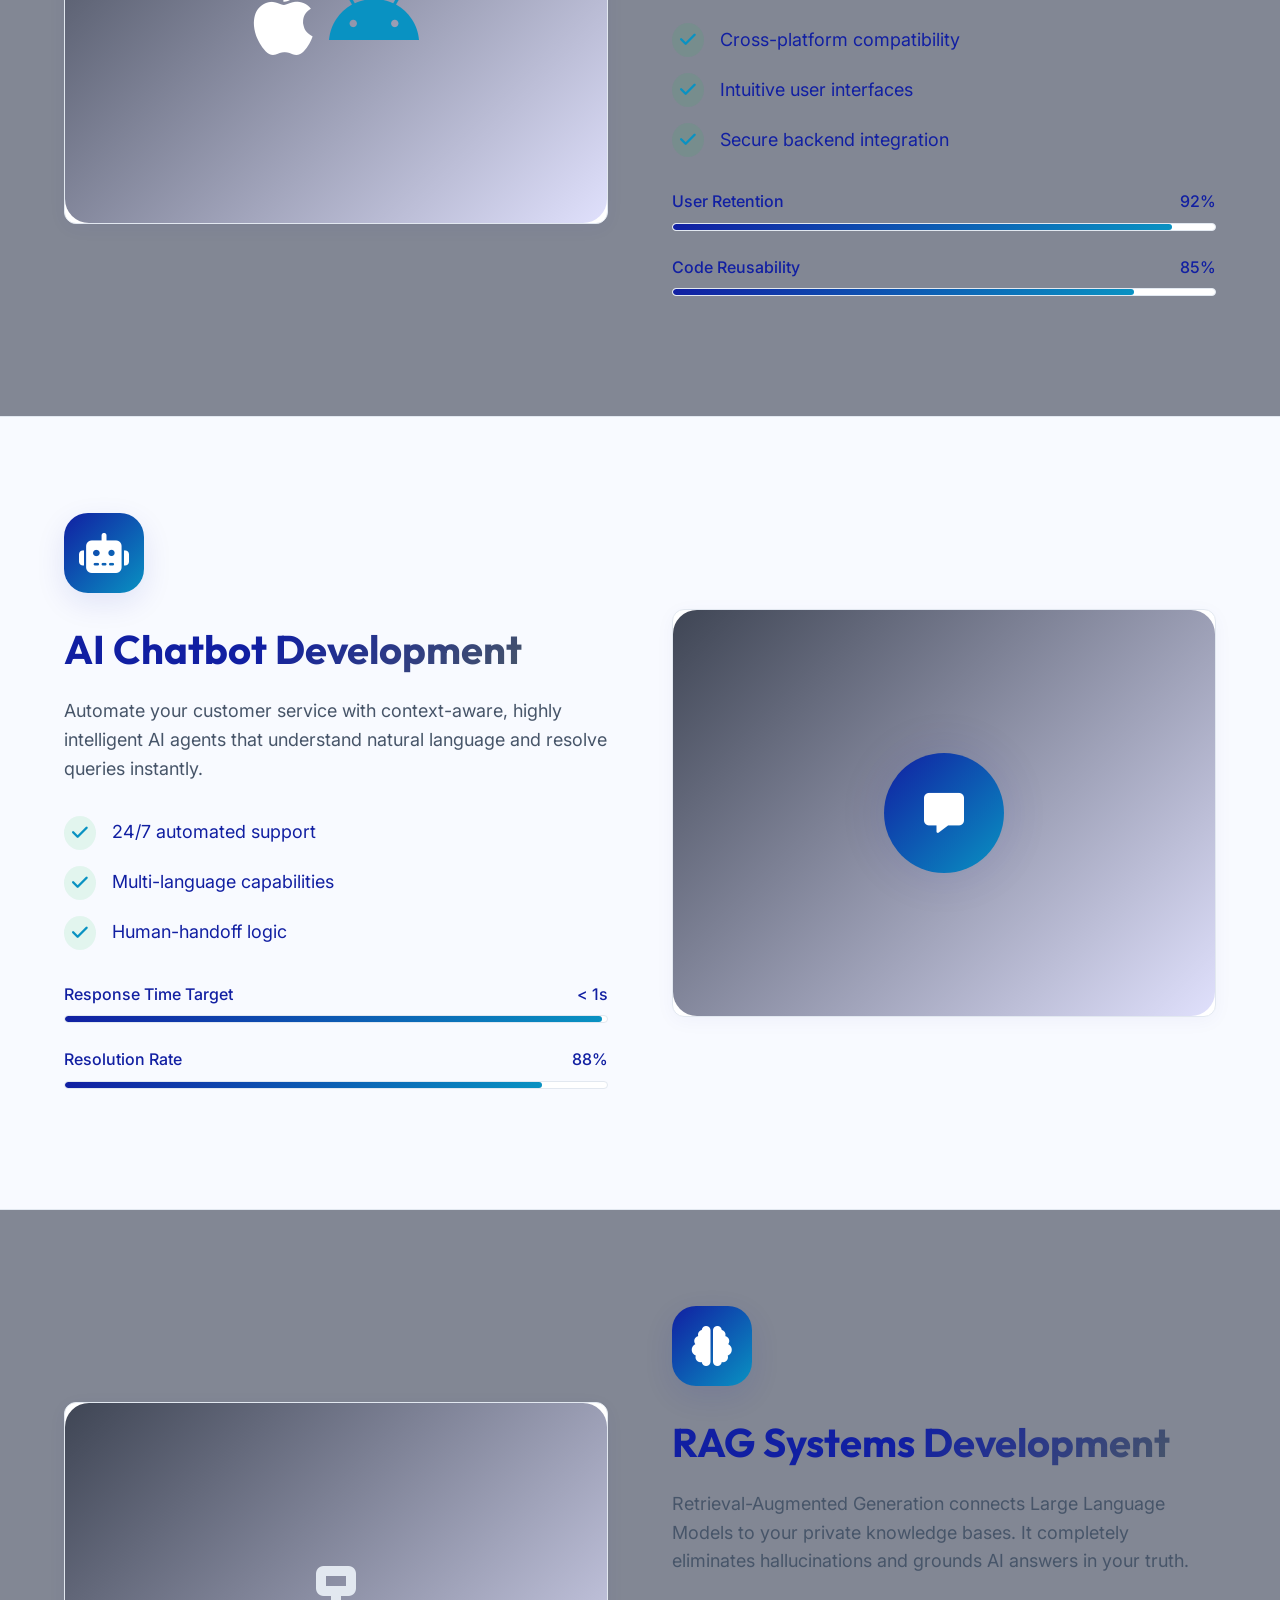
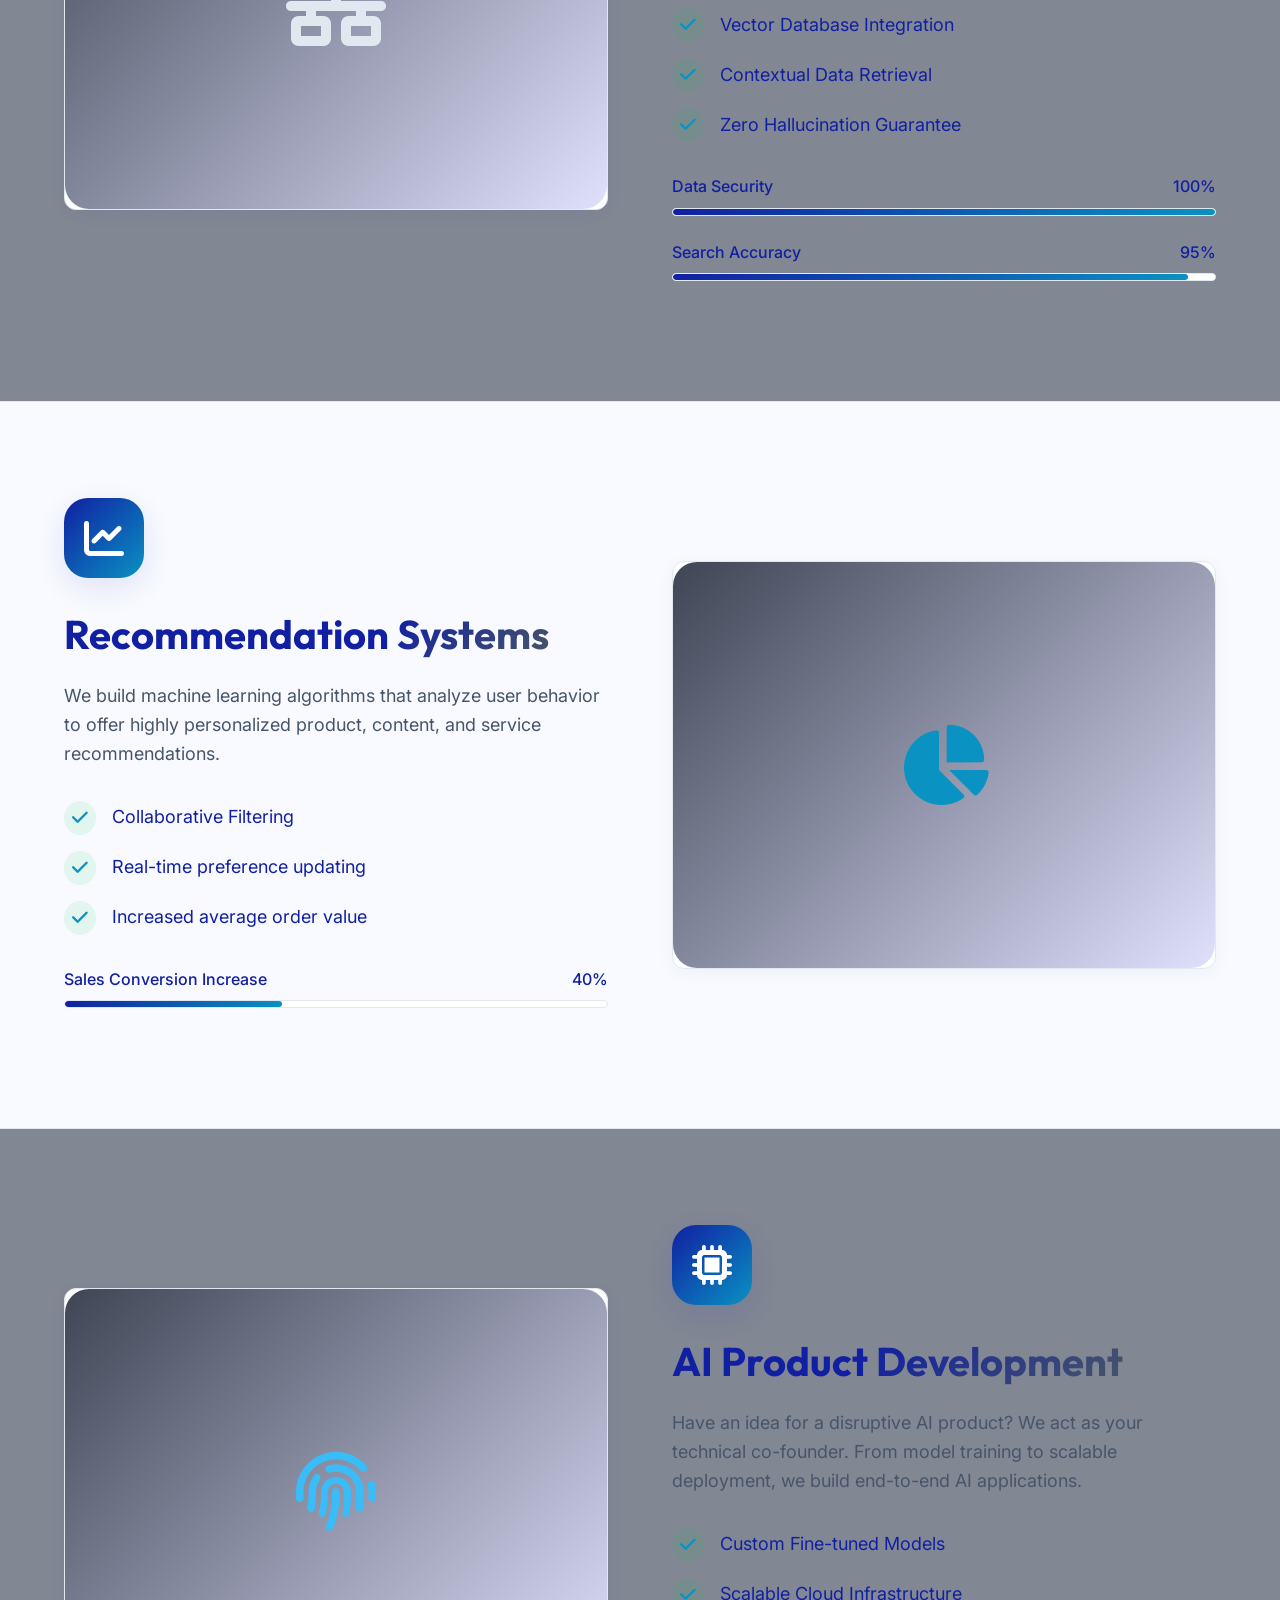
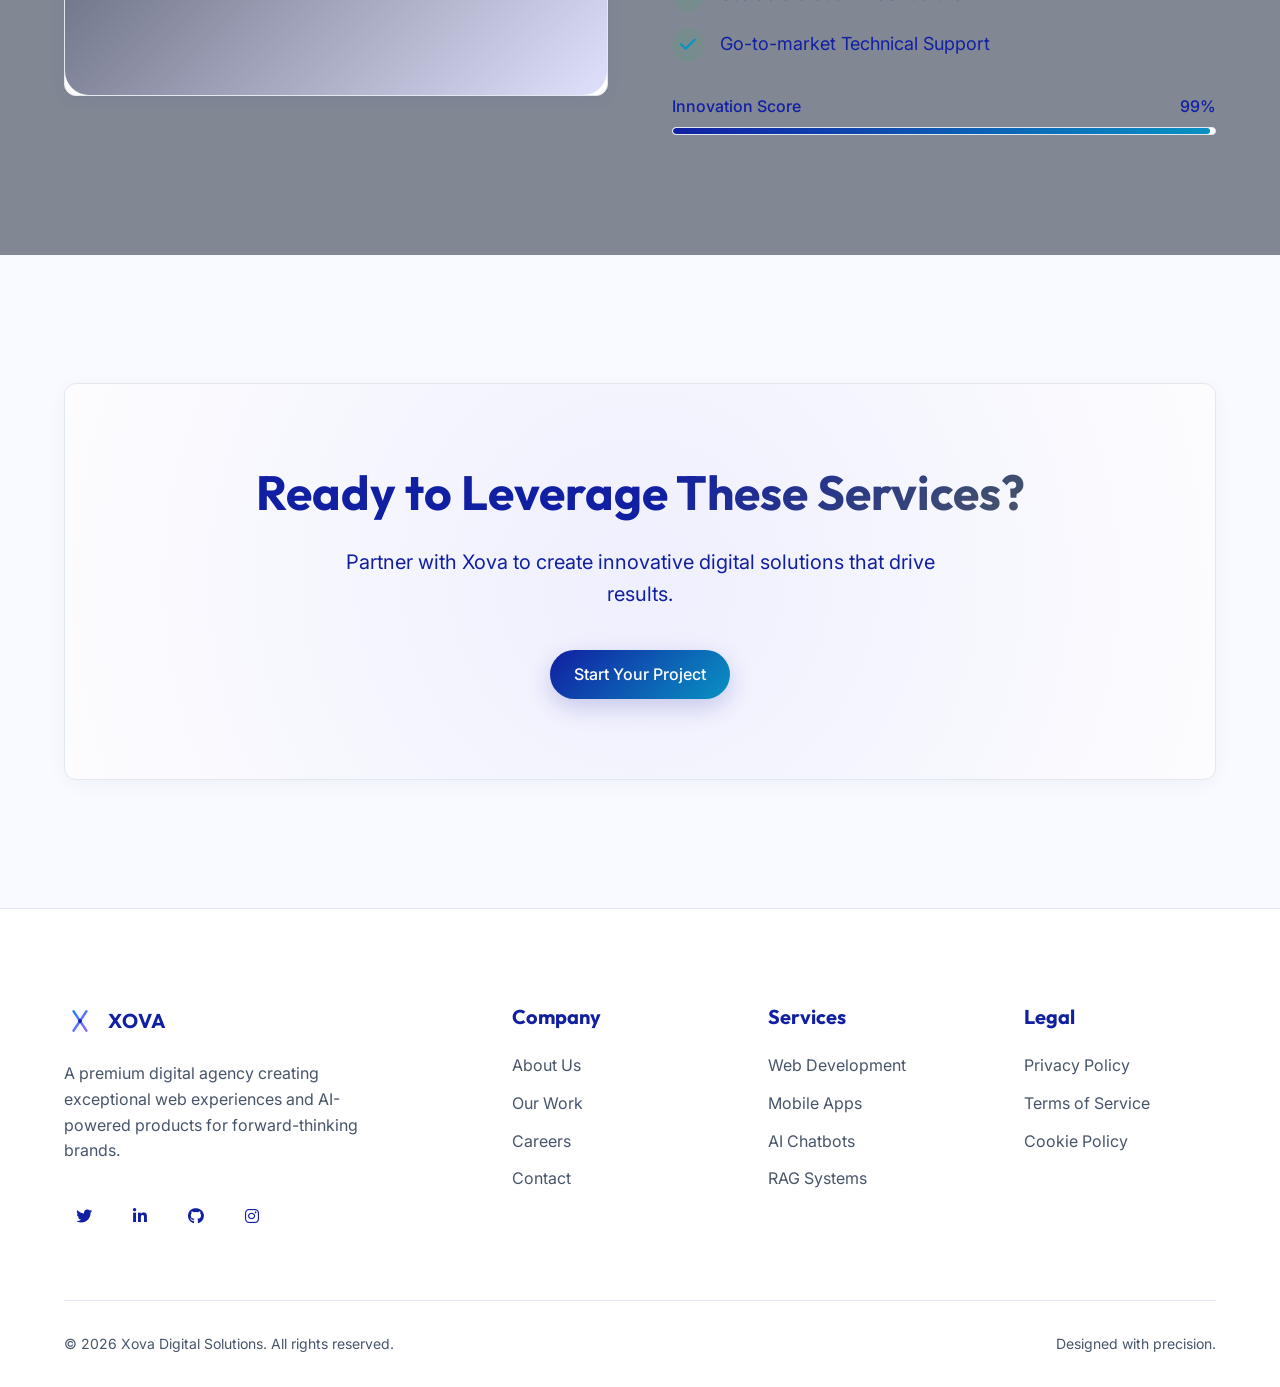
<file: XOVA-main/services.html>
<!DOCTYPE html>
<html lang="en">
<head>
    <meta charset="UTF-8">
    <meta name="viewport" content="width=device-width, initial-scale=1.0">
    <title>Services | Xova Digital Solutions</title>
    
    <!-- Google Fonts -->
    <link rel="preconnect" href="https://fonts.googleapis.com">
    <link rel="preconnect" href="https://fonts.gstatic.com" crossorigin>
    <link href="https://fonts.googleapis.com/css2?family=Inter:wght@300;400;500;600;700;800&family=Outfit:wght@400;500;600;700;800&display=swap" rel="stylesheet">
    
    <!-- FontAwesome -->
    <link rel="stylesheet" href="https://cdnjs.cloudflare.com/ajax/libs/font-awesome/6.4.0/css/all.min.css">
    
    <!-- Custom CSS -->
    <link rel="stylesheet" href="css/styles.css">
    
    <style>
        .page-header {
            padding: 12rem 0 6rem;
            text-align: center;
            background: radial-gradient(circle at top center, rgba(99, 102, 241, 0.2), transparent 70%);
        }
        
        .service-detail-section {
            padding: 6rem 0;
        }

        .service-detail-section:nth-child(even) {
            background: rgba(15, 23, 42, 0.5);
            border-top: 1px solid var(--glass-border);
            border-bottom: 1px solid var(--glass-border);
        }

        .service-row {
            display: grid;
            grid-template-columns: 1fr 1fr;
            gap: 4rem;
            align-items: center;
        }

        .service-row.reverse .service-content {
            order: 2;
        }
        .service-row.reverse .service-visual {
            order: 1;
        }

        @media(max-width: 900px) {
            .service-row { grid-template-columns: 1fr; }
            .service-row.reverse .service-content { order: 1; }
            .service-row.reverse .service-visual { order: 2; }
        }

        .service-icon-large {
            width: 80px;
            height: 80px;
            background: var(--brand-gradient);
            border-radius: 1.5rem;
            display: flex;
            align-items: center;
            justify-content: center;
            font-size: 2.5rem;
            color: white;
            margin-bottom: 2rem;
            box-shadow: 0 10px 30px var(--primary-glow);
        }

        .service-content h2 {
            font-size: 2.5rem;
            margin-bottom: 1.5rem;
        }
        .service-content p {
            font-size: 1.125rem;
            color: var(--text-muted);
            margin-bottom: 2rem;
        }
        
        .service-check-list {
            margin-bottom: 2rem;
        }
        .service-check-list li {
            font-size: 1.125rem;
            margin-bottom: 1rem;
            display: flex;
            align-items: center;
            gap: 1rem;
        }
        .service-check-list li i {
            color: var(--accent);
            background: rgba(34, 197, 94, 0.1);
            padding: 0.5rem;
            border-radius: 50%;
        }

        /* Animated Progress Bars */
        .progress-bars {
            margin-top: 2rem;
        }
        .progress-item {
            margin-bottom: 1.5rem;
        }
        .progress-header {
            display: flex;
            justify-content: space-between;
            margin-bottom: 0.5rem;
            font-weight: 500;
        }
        .progress-bar-bg {
            width: 100%;
            height: 8px;
            background: var(--dark-surface);
            border-radius: 4px;
            overflow: hidden;
            border: 1px solid var(--glass-border);
        }
        .progress-bar-fill {
            height: 100%;
            background: var(--brand-gradient);
            border-radius: 4px;
            width: 0;
            transition: width 1.5s cubic-bezier(0.25, 1, 0.5, 1);
        }

        .service-visual .glass-card {
            aspect-ratio: 4/3;
            display: flex;
            align-items: center;
            justify-content: center;
            background-size: cover;
            background-position: center;
            position: relative;
        }
        
        .visual-overlay {
            position: absolute;
            inset: 0;
            background: linear-gradient(135deg, rgba(15,23,42,0.8), rgba(99,102,241,0.2));
            border-radius: 1.5rem;
        }
    </style>
</head>
<body>

    <!-- ================= NAVIGATION BAR ================= -->
    <nav class="navbar">
        <div class="container">
            <a href="index.html" class="logo">
                <svg class="xova-logo" viewBox="0 0 100 100" xmlns="http://www.w3.org/2000/svg">
                    <defs>
                        <linearGradient id="logoGrad" x1="0%" y1="0%" x2="100%" y2="100%">
                            <stop offset="0%" stop-color="#2E7BFF" />
                            <stop offset="100%" stop-color="#8A6BFF" />
                        </linearGradient>
                    </defs>
                    <!-- Refined Professional X -->
                    <path class="x-path" d="M 30 20 L 70 80 M 70 20 L 30 80" stroke="url(#logoGrad)" stroke-width="8" stroke-linecap="round" fill="none" />
                    <circle class="dot" cx="50" cy="50" r="6" fill="#00E5FF" />
                    <path d="M 15 50 L 30 50 M 70 50 L 85 50" stroke="url(#logoGrad)" stroke-width="4" stroke-linecap="round" opacity="0.5" />
                </svg>
                <span class="brand-name">XOVA</span>
            </a>
            <div class="nav-links">
                <a href="index.html">Home</a>
                <a href="services.html" class="active">Services</a>
                <a href="projects.html">Projects</a>
                <a href="about.html">About</a>
                <a href="contact.html">Contact</a>
                <button id="themeToggle" class="theme-toggle-btn" aria-label="Toggle Theme">
                    <svg class="theme-icon" viewBox="0 0 24 24" fill="none" stroke="currentColor" stroke-width="2" stroke-linecap="round" stroke-linejoin="round">
                        <circle cx="12" cy="12" r="5" fill="currentColor" />
                        <g class="sun-rays">
                            <line x1="12" y1="1" x2="12" y2="3" />
                            <line x1="12" y1="21" x2="12" y2="23" />
                            <line x1="4.22" y1="4.22" x2="5.64" y2="5.64" />
                            <line x1="18.36" y1="18.36" x2="19.78" y2="19.78" />
                            <line x1="1" y1="12" x2="3" y2="12" />
                            <line x1="21" y1="12" x2="23" y2="12" />
                            <line x1="4.22" y1="19.78" x2="5.64" y2="18.36" />
                            <line x1="18.36" y1="5.64" x2="19.78" y2="4.22" />
                        </g>
                    </svg>
                </button>
            </div>
            <button class="mobile-menu-btn">
                <i class="fa-solid fa-bars"></i>
            </button>
        </div>
    </nav>

    <!-- ================= PAGE HEADER ================= -->
    <header class="page-header">
        <div class="bg-grid"></div>
        <div class="container">
            <h1 class="reveal"><span class="text-gradient">Our Services</span></h1>
            <p class="section-subtitle reveal" style="transition-delay: 0.1s;">Comprehensive digital solutions spanning web, mobile, and intelligent AI systems.</p>
        </div>
    </header>

    <!-- ================= SERVICES DETAILS ================= -->

    <!-- Service 1: Web Dev -->
    <section class="service-detail-section">
        <div class="container">
            <div class="service-row">
                <div class="service-content reveal-left">
                    <div class="service-icon-large"><i class="fa-solid fa-code"></i></div>
                    <h2>Custom Website <span class="text-gradient">Development</span></h2>
                    <p>We build extremely fast, accessible, and stunning websites using pure web technologies. Our code is clean, production-ready, and optimized for search engines.</p>
                    
                    <ul class="service-check-list">
                        <li><i class="fa-solid fa-check"></i> Pixel-perfect responsive design</li>
                        <li><i class="fa-solid fa-check"></i> Advanced CSS animations</li>
                        <li><i class="fa-solid fa-check"></i> Maximum performance scores</li>
                    </ul>

                    <div class="progress-bars reveal">
                        <div class="progress-item">
                            <div class="progress-header"><span>Performance</span><span>100%</span></div>
                            <div class="progress-bar-bg"><div class="progress-bar-fill" data-width="100%"></div></div>
                        </div>
                        <div class="progress-item">
                            <div class="progress-header"><span>Accessibility</span><span>98%</span></div>
                            <div class="progress-bar-bg"><div class="progress-bar-fill" data-width="98%"></div></div>
                        </div>
                    </div>
                </div>
                <div class="service-visual reveal-right">
                    <div class="glass-card" style="background-image: url('https://images.unsplash.com/photo-1498050108023-c5249f4df085?ixlib=rb-4.0.3&auto=format&fit=crop&w=800&q=80');">
                        <div class="visual-overlay"></div>
                        <i class="fa-brands fa-html5" style="font-size: 5rem; color: #E34F26; position: relative; z-index: 2;"></i>
                    </div>
                </div>
            </div>
        </div>
    </section>

    <!-- Service 2: Mobile App -->
    <section class="service-detail-section">
        <div class="container">
            <div class="service-row reverse">
                <div class="service-content reveal-right">
                    <div class="service-icon-large"><i class="fa-solid fa-mobile-screen"></i></div>
                    <h2>Mobile App <span class="text-gradient">Development</span></h2>
                    <p>Extend your reach with powerful mobile applications available on iOS and Android. We focus on seamless user experiences and native-like performance.</p>
                    
                    <ul class="service-check-list">
                        <li><i class="fa-solid fa-check"></i> Cross-platform compatibility</li>
                        <li><i class="fa-solid fa-check"></i> Intuitive user interfaces</li>
                        <li><i class="fa-solid fa-check"></i> Secure backend integration</li>
                    </ul>

                    <div class="progress-bars reveal">
                        <div class="progress-item">
                            <div class="progress-header"><span>User Retention</span><span>92%</span></div>
                            <div class="progress-bar-bg"><div class="progress-bar-fill" data-width="92%"></div></div>
                        </div>
                        <div class="progress-item">
                            <div class="progress-header"><span>Code Reusability</span><span>85%</span></div>
                            <div class="progress-bar-bg"><div class="progress-bar-fill" data-width="85%"></div></div>
                        </div>
                    </div>
                </div>
                <div class="service-visual reveal-left">
                    <div class="glass-card" style="background-image: url('https://images.unsplash.com/photo-1512941937669-90a1b58e7e9c?ixlib=rb-4.0.3&auto=format&fit=crop&w=800&q=80');">
                        <div class="visual-overlay"></div>
                        <i class="fa-brands fa-apple" style="font-size: 5rem; color: white; position: relative; z-index: 2; margin-right: 1rem;"></i>
                        <i class="fa-brands fa-android" style="font-size: 5rem; color: var(--accent); position: relative; z-index: 2;"></i>
                    </div>
                </div>
            </div>
        </div>
    </section>

    <!-- Service 3: AI Chatbots -->
    <section class="service-detail-section">
        <div class="container">
            <div class="service-row">
                <div class="service-content reveal-left">
                    <div class="service-icon-large"><i class="fa-solid fa-robot"></i></div>
                    <h2>AI Chatbot <span class="text-gradient">Development</span></h2>
                    <p>Automate your customer service with context-aware, highly intelligent AI agents that understand natural language and resolve queries instantly.</p>
                    
                    <ul class="service-check-list">
                        <li><i class="fa-solid fa-check"></i> 24/7 automated support</li>
                        <li><i class="fa-solid fa-check"></i> Multi-language capabilities</li>
                        <li><i class="fa-solid fa-check"></i> Human-handoff logic</li>
                    </ul>

                    <div class="progress-bars reveal">
                        <div class="progress-item">
                            <div class="progress-header"><span>Response Time Target</span><span>< 1s</span></div>
                            <div class="progress-bar-bg"><div class="progress-bar-fill" data-width="99%"></div></div>
                        </div>
                        <div class="progress-item">
                            <div class="progress-header"><span>Resolution Rate</span><span>88%</span></div>
                            <div class="progress-bar-bg"><div class="progress-bar-fill" data-width="88%"></div></div>
                        </div>
                    </div>
                </div>
                <div class="service-visual reveal-right">
                    <div class="glass-card" style="background-image: url('https://images.unsplash.com/photo-1531746020798-e6953c6e8e04?ixlib=rb-4.0.3&auto=format&fit=crop&w=800&q=80');">
                        <div class="visual-overlay"></div>
                        <div class="ai-core" style="position: relative; top: auto; left: auto; transform: none; box-shadow: 0 0 50px var(--primary-glow); z-index: 2;">
                            <i class="fa-solid fa-message"></i>
                        </div>
                    </div>
                </div>
            </div>
        </div>
    </section>

    <!-- Service 4: RAG Systems -->
    <section class="service-detail-section">
        <div class="container">
            <div class="service-row reverse">
                <div class="service-content reveal-right">
                    <div class="service-icon-large"><i class="fa-solid fa-brain"></i></div>
                    <h2>RAG Systems <span class="text-gradient">Development</span></h2>
                    <p>Retrieval-Augmented Generation connects Large Language Models to your private knowledge bases. It completely eliminates hallucinations and grounds AI answers in your truth.</p>
                    
                    <ul class="service-check-list">
                        <li><i class="fa-solid fa-check"></i> Vector Database Integration</li>
                        <li><i class="fa-solid fa-check"></i> Contextual Data Retrieval</li>
                        <li><i class="fa-solid fa-check"></i> Zero Hallucination Guarantee</li>
                    </ul>

                    <div class="progress-bars reveal">
                        <div class="progress-item">
                            <div class="progress-header"><span>Data Security</span><span>100%</span></div>
                            <div class="progress-bar-bg"><div class="progress-bar-fill" data-width="100%"></div></div>
                        </div>
                        <div class="progress-item">
                            <div class="progress-header"><span>Search Accuracy</span><span>95%</span></div>
                            <div class="progress-bar-bg"><div class="progress-bar-fill" data-width="95%"></div></div>
                        </div>
                    </div>
                </div>
                <div class="service-visual reveal-left">
                    <div class="glass-card" style="background-image: url('https://images.unsplash.com/photo-1558494949-ef010cbdcc31?ixlib=rb-4.0.3&auto=format&fit=crop&w=800&q=80');">
                        <div class="visual-overlay"></div>
                        <i class="fa-solid fa-network-wired" style="font-size: 5rem; color: #E2E8F0; position: relative; z-index: 2;"></i>
                    </div>
                </div>
            </div>
        </div>
    </section>

    <!-- Service 5: Rec Systems -->
    <section class="service-detail-section">
        <div class="container">
            <div class="service-row">
                <div class="service-content reveal-left">
                    <div class="service-icon-large"><i class="fa-solid fa-chart-line"></i></div>
                    <h2>Recommendation <span class="text-gradient">Systems</span></h2>
                    <p>We build machine learning algorithms that analyze user behavior to offer highly personalized product, content, and service recommendations.</p>
                    
                    <ul class="service-check-list">
                        <li><i class="fa-solid fa-check"></i> Collaborative Filtering</li>
                        <li><i class="fa-solid fa-check"></i> Real-time preference updating</li>
                        <li><i class="fa-solid fa-check"></i> Increased average order value</li>
                    </ul>

                    <div class="progress-bars reveal">
                        <div class="progress-item">
                            <div class="progress-header"><span>Sales Conversion Increase</span><span>40%</span></div>
                            <div class="progress-bar-bg"><div class="progress-bar-fill" data-width="40%"></div></div>
                        </div>
                    </div>
                </div>
                <div class="service-visual reveal-right">
                    <div class="glass-card" style="background-image: url('https://images.unsplash.com/photo-1551288049-bebda4e38f71?ixlib=rb-4.0.3&auto=format&fit=crop&w=800&q=80');">
                        <div class="visual-overlay"></div>
                        <i class="fa-solid fa-chart-pie" style="font-size: 5rem; color: var(--accent); position: relative; z-index: 2;"></i>
                    </div>
                </div>
            </div>
        </div>
    </section>

    <!-- Service 6: AI Products -->
    <section class="service-detail-section" style="border-bottom:none;">
        <div class="container">
            <div class="service-row reverse">
                <div class="service-content reveal-right">
                    <div class="service-icon-large"><i class="fa-solid fa-microchip"></i></div>
                    <h2>AI Product <span class="text-gradient">Development</span></h2>
                    <p>Have an idea for a disruptive AI product? We act as your technical co-founder. From model training to scalable deployment, we build end-to-end AI applications.</p>
                    
                    <ul class="service-check-list">
                        <li><i class="fa-solid fa-check"></i> Custom Fine-tuned Models</li>
                        <li><i class="fa-solid fa-check"></i> Scalable Cloud Infrastructure</li>
                        <li><i class="fa-solid fa-check"></i> Go-to-market Technical Support</li>
                    </ul>

                    <div class="progress-bars reveal">
                        <div class="progress-item">
                            <div class="progress-header"><span>Innovation Score</span><span>99%</span></div>
                            <div class="progress-bar-bg"><div class="progress-bar-fill" data-width="99%"></div></div>
                        </div>
                    </div>
                </div>
                <div class="service-visual reveal-left">
                    <div class="glass-card" style="background-image: url('https://images.unsplash.com/photo-1620712943543-bcc4688e7485?ixlib=rb-4.0.3&auto=format&fit=crop&w=800&q=80');">
                        <div class="visual-overlay"></div>
                        <i class="fa-solid fa-fingerprint" style="font-size: 5rem; color: #38BDF8; position: relative; z-index: 2;"></i>
                    </div>
                </div>
            </div>
        </div>
    </section>

    <!-- ================= CALL TO ACTION ================= -->
    <section class="cta">
        <div class="container">
            <div class="cta-box reveal">
                <div class="cta-content">
                    <h2>Ready to Leverage <span class="text-gradient">These Services?</span></h2>
                    <p>Partner with Xova to create innovative digital solutions that drive results.</p>
                    <div class="cta-buttons">
                        <a href="contact.html" class="btn btn-primary">Start Your Project</a>
                    </div>
                </div>
            </div>
        </div>
    </section>

    <!-- ================= FOOTER ================= -->
    <footer class="footer">
        <div class="container">
            <div class="footer-grid reveal">
                <div class="footer-brand">
                    <a href="index.html" class="logo">
                        <svg class="xova-logo" viewBox="0 0 100 100" xmlns="http://www.w3.org/2000/svg">
                            <defs>
                                <linearGradient id="footerLogoGrad" x1="0%" y1="0%" x2="100%" y2="100%">
                                    <stop offset="0%" stop-color="#2E7BFF" />
                                    <stop offset="100%" stop-color="#8A6BFF" />
                                </linearGradient>
                            </defs>
                            <path class="x-path" d="M 30 20 L 70 80 M 70 20 L 30 80" stroke="url(#footerLogoGrad)" stroke-width="8" stroke-linecap="round" fill="none" />
                            <circle class="dot" cx="50" cy="50" r="6" fill="#00E5FF" />
                        </svg>
                        <span class="brand-name">XOVA</span>
                    </a>
                    <p>A premium digital agency creating exceptional web experiences and AI-powered products for
                        forward-thinking brands.</p>
                    <div class="social-links">
                        <a href="#"><i class="fa-brands fa-twitter"></i></a>
                        <a href="#"><i class="fa-brands fa-linkedin-in"></i></a>
                        <a href="#"><i class="fa-brands fa-github"></i></a>
                        <a href="#"><i class="fa-brands fa-instagram"></i></a>
                    </div>
                </div>
                <div>
                    <h4 class="footer-title">Company</h4>
                    <ul class="footer-links">
                        <li><a href="about.html">About Us</a></li>
                        <li><a href="projects.html">Our Work</a></li>
                        <li><a href="contact.html">Careers</a></li>
                        <li><a href="contact.html">Contact</a></li>
                    </ul>
                </div>
                <div>
                    <h4 class="footer-title">Services</h4>
                    <ul class="footer-links">
                        <li><a href="services.html">Web Development</a></li>
                        <li><a href="services.html">Mobile Apps</a></li>
                        <li><a href="services.html">AI Chatbots</a></li>
                        <li><a href="services.html">RAG Systems</a></li>
                    </ul>
                </div>
                <div>
                    <h4 class="footer-title">Legal</h4>
                    <ul class="footer-links">
                        <li><a href="#">Privacy Policy</a></li>
                        <li><a href="#">Terms of Service</a></li>
                        <li><a href="#">Cookie Policy</a></li>
                    </ul>
                </div>
            </div>
            <div class="footer-bottom">
                <p>&copy; 2026 Xova Digital Solutions. All rights reserved.</p>
                <p>Designed with precision.</p>
            </div>
        </div>
    </footer>

    <!-- Scripts -->
    <script src="js/script.js"></script>
    <script>
        // Animate progress bars specifically on this page when they scroll into view
        document.addEventListener('DOMContentLoaded', () => {
            const progressObserver = new IntersectionObserver((entries, obs) => {
                entries.forEach(entry => {
                    if(entry.isIntersecting) {
                        const fills = entry.target.querySelectorAll('.progress-bar-fill');
                        fills.forEach(fill => {
                            const width = fill.getAttribute('data-width');
                            fill.style.width = width;
                        });
                        obs.unobserve(entry.target);
                    }
                });
            }, { threshold: 0.5 });

            const progressSections = document.querySelectorAll('.progress-bars');
            progressSections.forEach(section => progressObserver.observe(section));
        });
    </script>
</body>
</html>
</file>
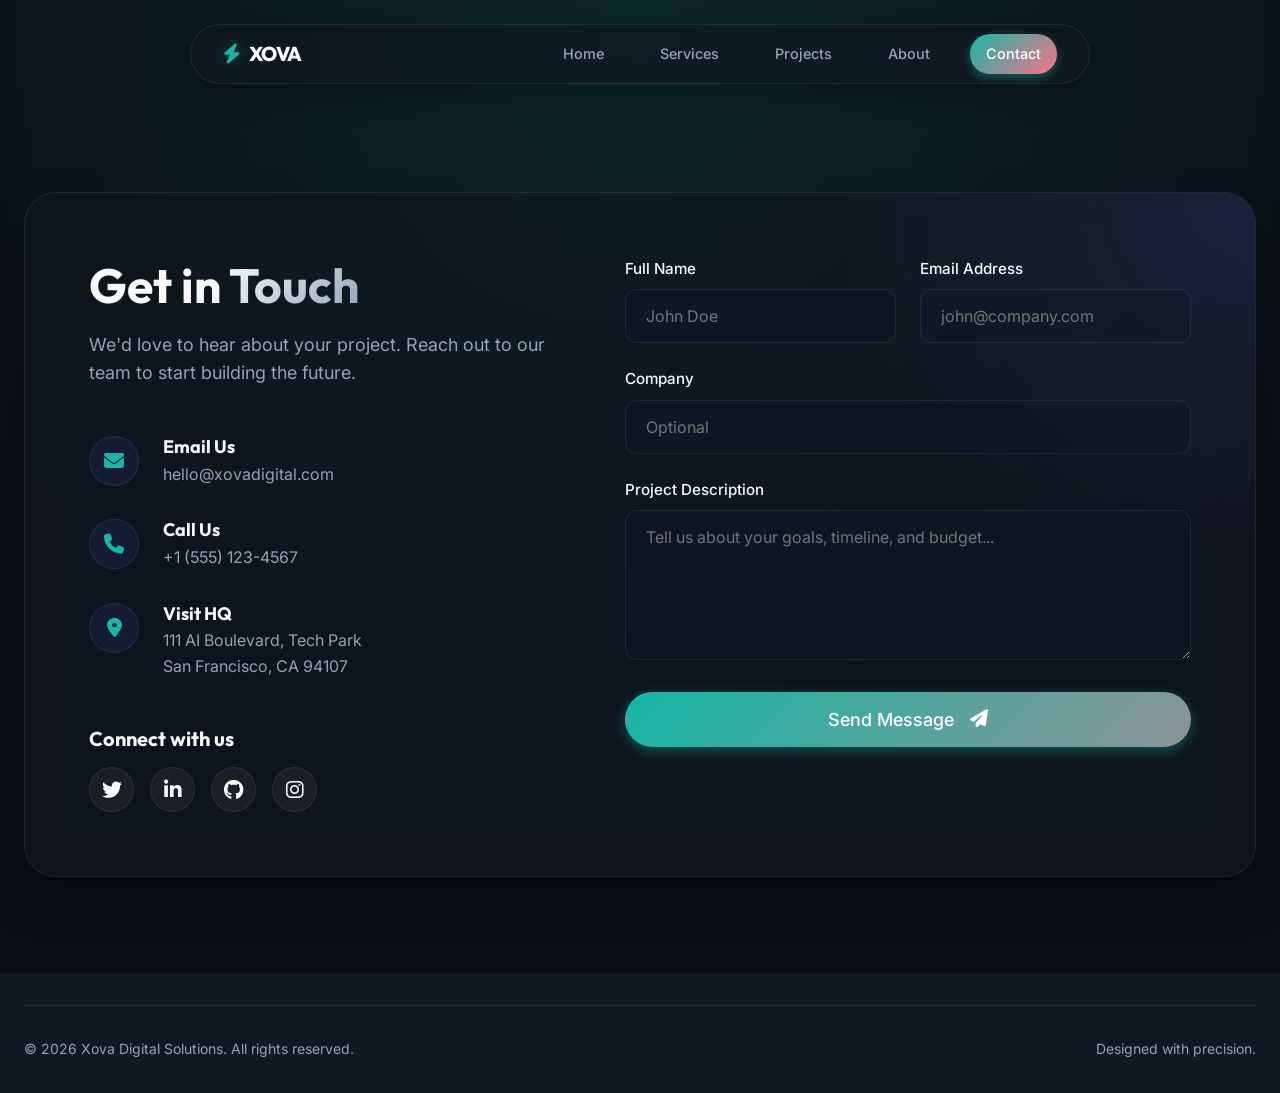
<file: xova-website/contact.html>
<!DOCTYPE html>
<html lang="en">
<head>
    <meta charset="UTF-8">
    <meta name="viewport" content="width=device-width, initial-scale=1.0">
    <title>Contact | Xova Digital Solutions</title>
    
    <!-- Google Fonts -->
    <link rel="preconnect" href="https://fonts.googleapis.com">
    <link rel="preconnect" href="https://fonts.gstatic.com" crossorigin>
    <link href="https://fonts.googleapis.com/css2?family=Inter:wght@300;400;500;600;700;800&family=Outfit:wght@400;500;600;700;800&display=swap" rel="stylesheet">
    
    <!-- FontAwesome -->
    <link rel="stylesheet" href="https://cdnjs.cloudflare.com/ajax/libs/font-awesome/6.4.0/css/all.min.css">
    
    <!-- Custom CSS -->
    <link rel="stylesheet" href="styles.css">
    
    <style>
        .contact-section {
            padding: 12rem 0 6rem;
            min-height: 100vh;
            display: flex;
            align-items: center;
        }

        .contact-grid {
            display: grid;
            grid-template-columns: 1fr 1.2fr;
            gap: 4rem;
            background: var(--glass-bg);
            backdrop-filter: blur(20px);
            border: 1px solid var(--glass-border);
            border-radius: 2rem;
            padding: 4rem;
            box-shadow: 0 25px 50px -12px rgba(0,0,0,0.5);
            position: relative;
            overflow: hidden;
        }

        .contact-grid::before {
            content: '';
            position: absolute;
            top: -50%;
            right: -50%;
            width: 100%;
            height: 100%;
            background: radial-gradient(circle, rgba(99,102,241,0.15) 0%, transparent 60%);
            z-index: 0;
            pointer-events: none;
        }

        .contact-info, .contact-form-wrapper {
            position: relative;
            z-index: 1;
        }

        /* Contact Info (Left Side) */
        .contact-header h1 {
            font-size: 3rem;
            margin-bottom: 1rem;
        }
        .contact-header p {
            color: var(--text-muted);
            font-size: 1.125rem;
            margin-bottom: 3rem;
        }

        .info-list {
            display: grid;
            gap: 2rem;
            margin-bottom: 3rem;
        }
        .info-item {
            display: flex;
            align-items: flex-start;
            gap: 1.5rem;
        }
        .info-icon {
            width: 50px;
            height: 50px;
            background: rgba(99, 102, 241, 0.1);
            color: var(--primary);
            border-radius: 50%;
            display: flex;
            align-items: center;
            justify-content: center;
            font-size: 1.25rem;
            flex-shrink: 0;
            border: 1px solid rgba(99, 102, 241, 0.2);
        }
        .info-content h4 {
            font-size: 1.125rem;
            margin-bottom: 0.25rem;
        }
        .info-content p {
            color: var(--text-muted);
        }

        .social-connect h4 {
            font-family: var(--font-display);
            margin-bottom: 1rem;
            font-size: 1.25rem;
        }
        .social-flex {
            display: flex;
            gap: 1rem;
        }
        .social-flex a {
            width: 45px;
            height: 45px;
            border-radius: 50%;
            background: rgba(255, 255, 255, 0.05);
            display: flex;
            align-items: center;
            justify-content: center;
            font-size: 1.25rem;
            border: 1px solid var(--glass-border);
            transition: all var(--transition-normal);
        }
        .social-flex a:hover {
            background: var(--primary);
            border-color: var(--primary);
            transform: translateY(-3px);
            box-shadow: 0 5px 15px var(--primary-glow);
        }

        /* Contact Form (Right Side) */
        .form-group {
            margin-bottom: 1.5rem;
        }
        .form-group label {
            display: block;
            margin-bottom: 0.5rem;
            font-weight: 500;
            color: var(--text-light);
            font-size: 0.95rem;
        }
        .form-control {
            width: 100%;
            background: rgba(15, 23, 42, 0.5);
            border: 1px solid var(--glass-border);
            border-radius: 0.75rem;
            padding: 1rem 1.25rem;
            color: var(--light);
            font-family: var(--font-sans);
            font-size: 1rem;
            transition: all var(--transition-fast);
        }
        .form-control:focus {
            outline: none;
            border-color: var(--primary);
            box-shadow: 0 0 0 4px rgba(99, 102, 241, 0.1);
        }
        textarea.form-control {
            min-height: 150px;
            resize: vertical;
        }

        .form-row {
            display: grid;
            grid-template-columns: 1fr 1fr;
            gap: 1.5rem;
        }

        .btn-submit {
            width: 100%;
            padding: 1rem;
            font-size: 1.125rem;
            margin-top: 1rem;
            display: flex;
            justify-content: center;
        }

        .btn-success {
            background: var(--accent) !important;
            box-shadow: 0 4px 14px rgba(34, 197, 94, 0.4) !important;
        }

        @media(max-width: 900px) {
            .contact-grid {
                grid-template-columns: 1fr;
                padding: 2rem;
                gap: 3rem;
            }
            .form-row {
                grid-template-columns: 1fr;
            }
        }
    </style>
</head>
<body>

    <!-- ================= NAVIGATION BAR ================= -->
    <nav class="navbar">
        <div class="container">
            <a href="index.html" class="logo">
                <i class="fa-solid fa-bolt logo-accent"></i> XOVA
            </a>
            <div class="nav-links">
                <a href="index.html">Home</a>
                <a href="services.html">Services</a>
                <a href="projects.html">Projects</a>
                <a href="about.html">About</a>
                <a href="contact.html" class="active">Contact</a>
            </div>
            <button class="mobile-menu-btn">
                <i class="fa-solid fa-bars"></i>
            </button>
        </div>
    </nav>

    <!-- ================= CONTACT SECTION ================= -->
    <section class="contact-section">
        <div class="container">
            <div class="contact-grid reveal">
                
                <!-- Left Side Info -->
                <div class="contact-info">
                    <div class="contact-header">
                        <h1>Get in <span class="text-gradient">Touch</span></h1>
                        <p>We'd love to hear about your project. Reach out to our team to start building the future.</p>
                    </div>

                    <div class="info-list">
                        <div class="info-item">
                            <div class="info-icon"><i class="fa-solid fa-envelope"></i></div>
                            <div class="info-content">
                                <h4>Email Us</h4>
                                <p>hello@xovadigital.com</p>
                            </div>
                        </div>
                        <div class="info-item">
                            <div class="info-icon"><i class="fa-solid fa-phone"></i></div>
                            <div class="info-content">
                                <h4>Call Us</h4>
                                <p>+1 (555) 123-4567</p>
                            </div>
                        </div>
                        <div class="info-item">
                            <div class="info-icon"><i class="fa-solid fa-location-dot"></i></div>
                            <div class="info-content">
                                <h4>Visit HQ</h4>
                                <p>111 AI Boulevard, Tech Park<br>San Francisco, CA 94107</p>
                            </div>
                        </div>
                    </div>

                    <div class="social-connect">
                        <h4>Connect with us</h4>
                        <div class="social-flex">
                            <a href="#"><i class="fa-brands fa-twitter"></i></a>
                            <a href="#"><i class="fa-brands fa-linkedin-in"></i></a>
                            <a href="#"><i class="fa-brands fa-github"></i></a>
                            <a href="#"><i class="fa-brands fa-instagram"></i></a>
                        </div>
                    </div>
                </div>

                <!-- Right Side Form -->
                <div class="contact-form-wrapper">
                    <form id="contactForm" novalidate>
                        <div class="form-row">
                            <div class="form-group">
                                <label for="name">Full Name</label>
                                <input type="text" id="name" class="form-control" placeholder="John Doe" required>
                            </div>
                            <div class="form-group">
                                <label for="email">Email Address</label>
                                <input type="email" id="email" class="form-control" placeholder="john@company.com" required>
                            </div>
                        </div>
                        
                        <div class="form-group">
                            <label for="company">Company</label>
                            <input type="text" id="company" class="form-control" placeholder="Optional">
                        </div>

                        <div class="form-group">
                            <label for="message">Project Description</label>
                            <textarea id="message" class="form-control" placeholder="Tell us about your goals, timeline, and budget..." required></textarea>
                        </div>

                        <button type="submit" class="btn btn-primary btn-submit">
                            Send Message <i class="fa-solid fa-paper-plane" style="margin-left: 0.5rem;"></i>
                        </button>
                    </form>
                </div>
                
            </div>
        </div>
    </section>

    <!-- ================= FOOTER ================= -->
    <footer class="footer" style="padding-top: 2rem; border-top: none;">
        <div class="container">
            <div class="footer-bottom" style="border-top: 1px solid var(--glass-border);">
                <p>&copy; 2026 Xova Digital Solutions. All rights reserved.</p>
                <p>Designed with precision.</p>
            </div>
        </div>
    </footer>

    <!-- Scripts -->
    <script src="script.js"></script>
</body>
</html>
</file>
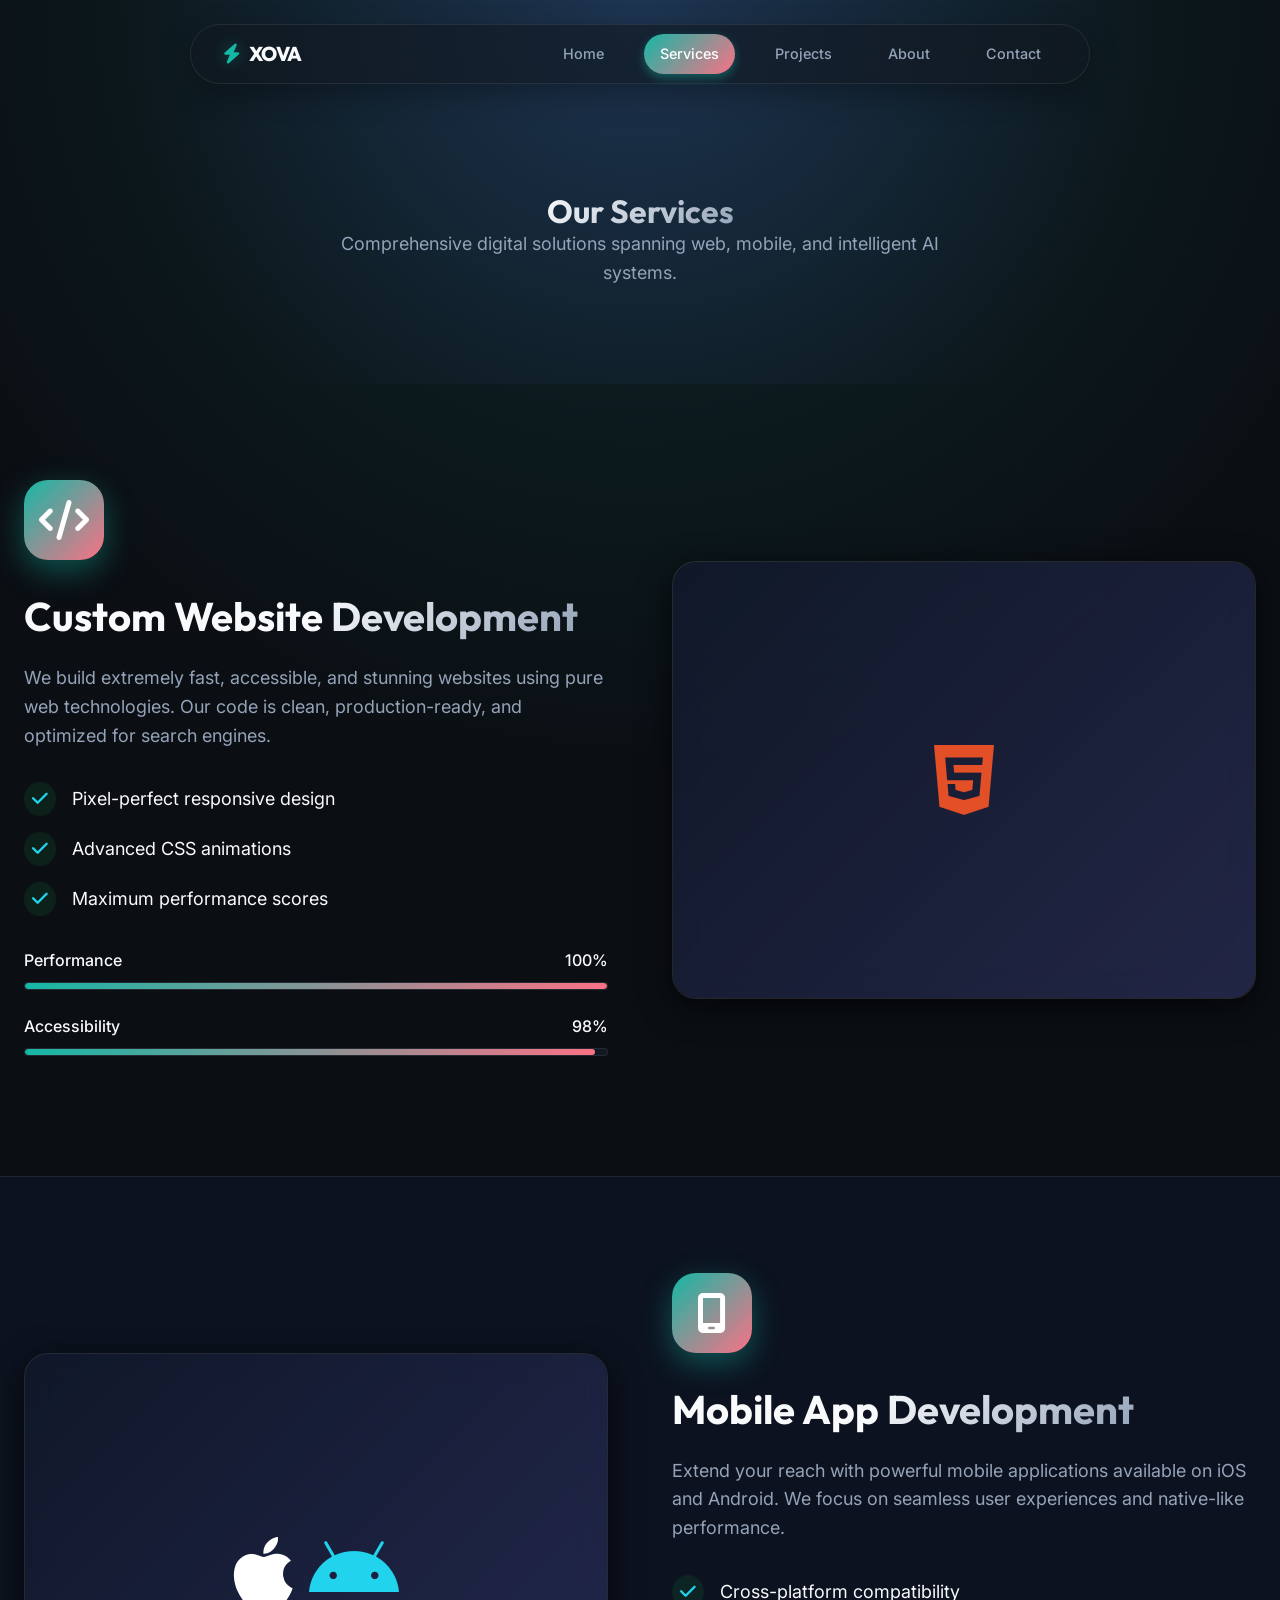
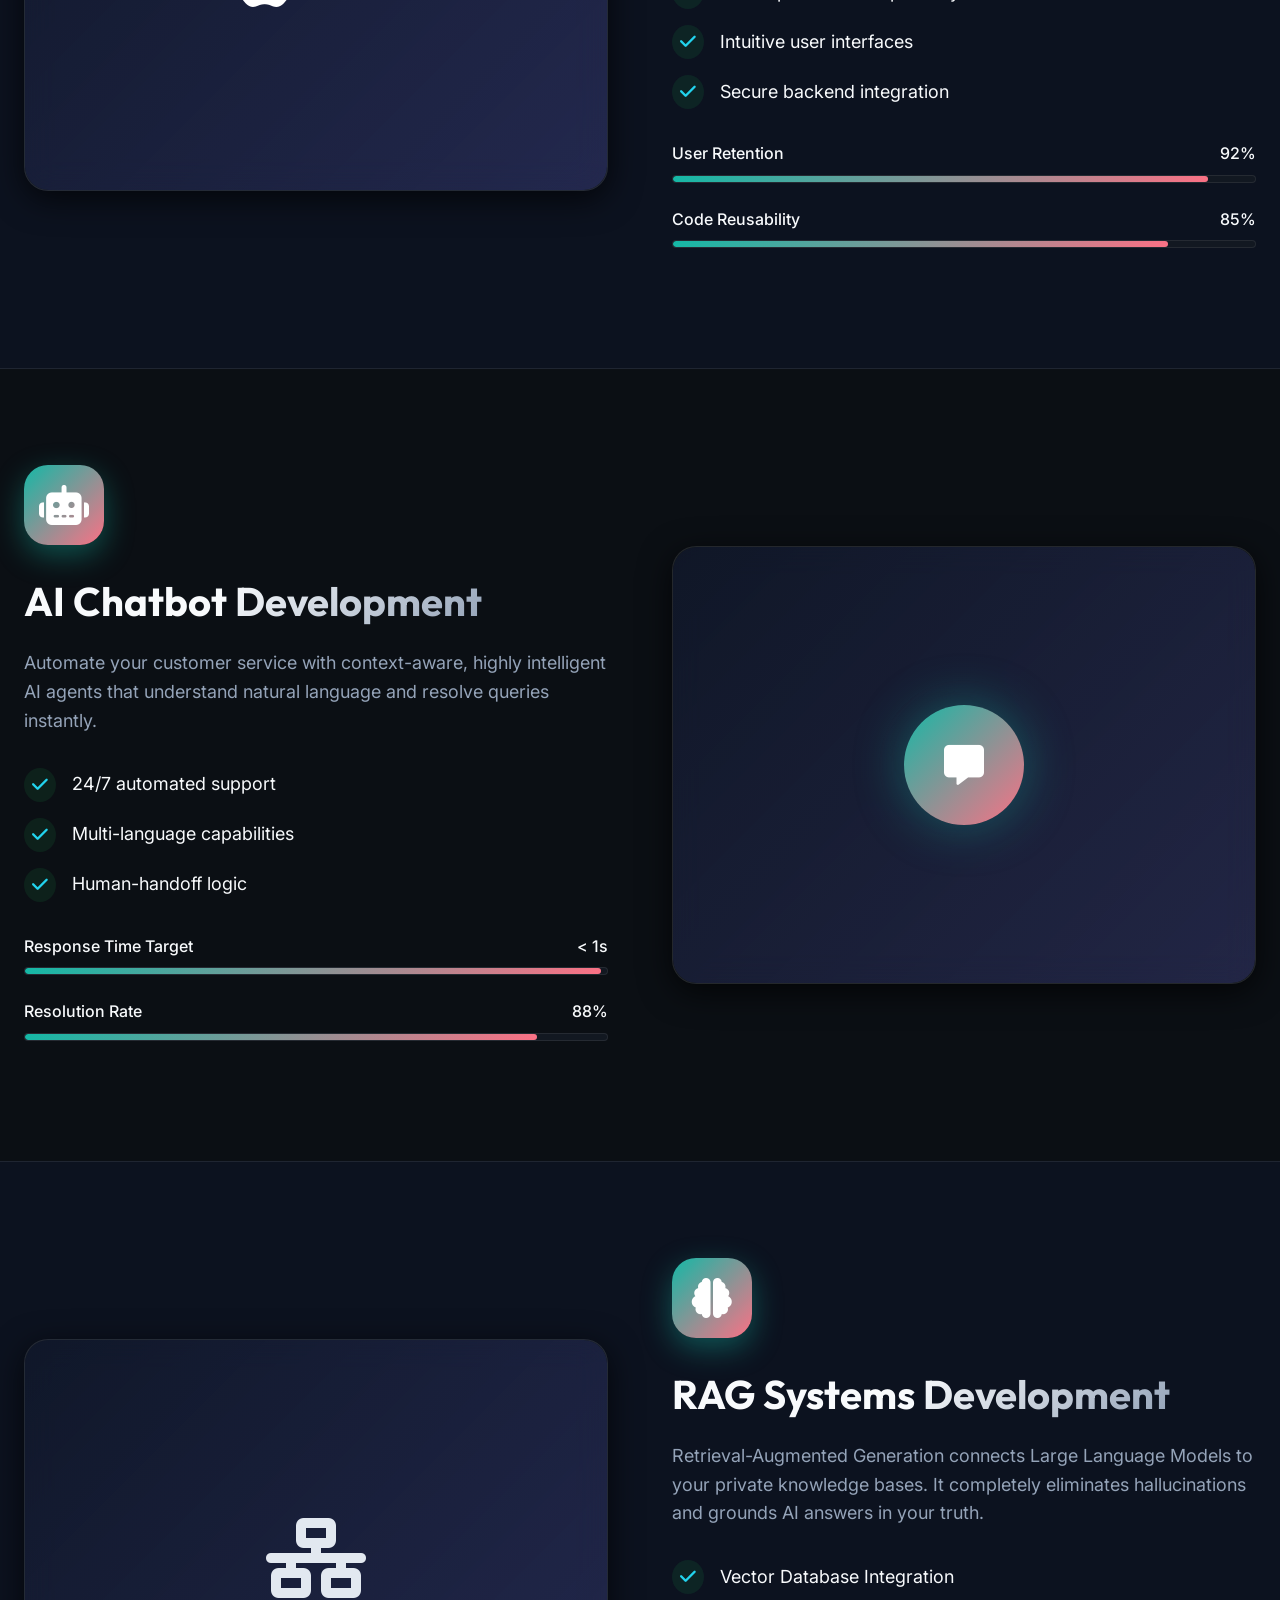
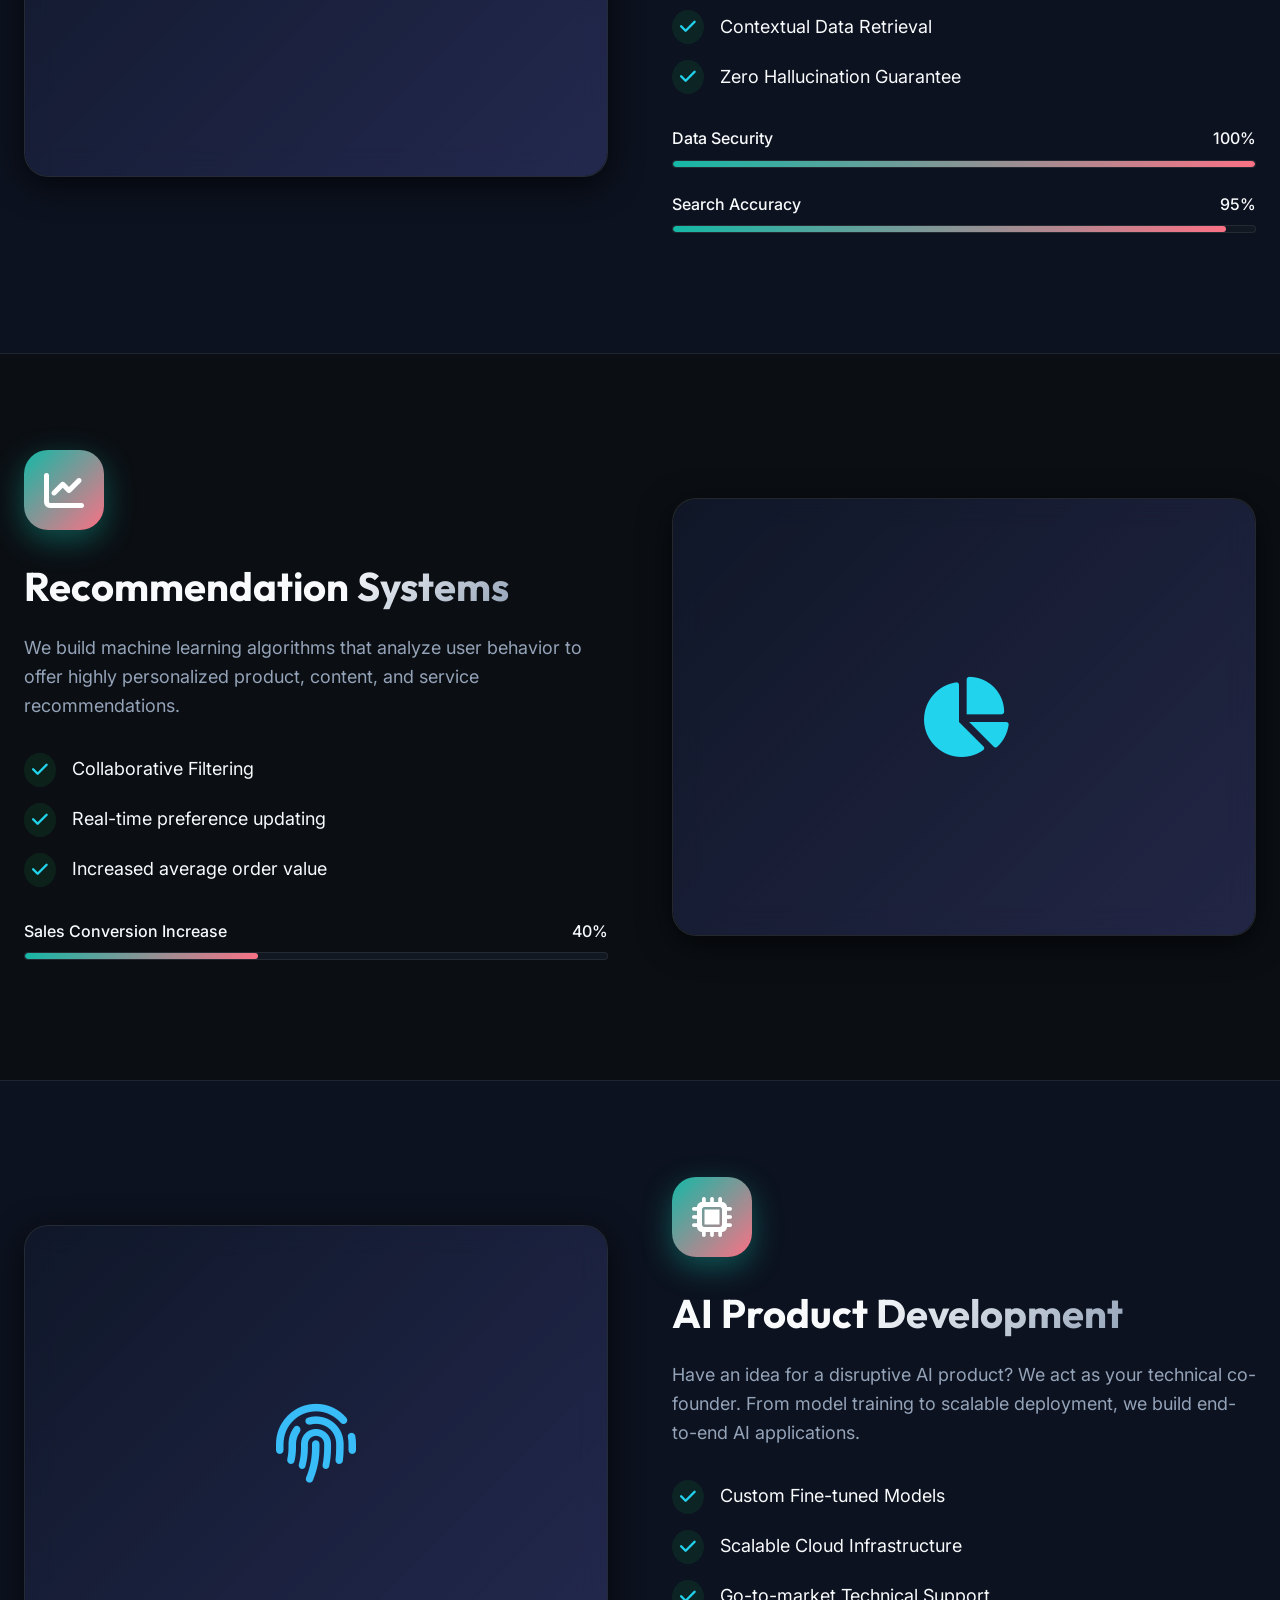
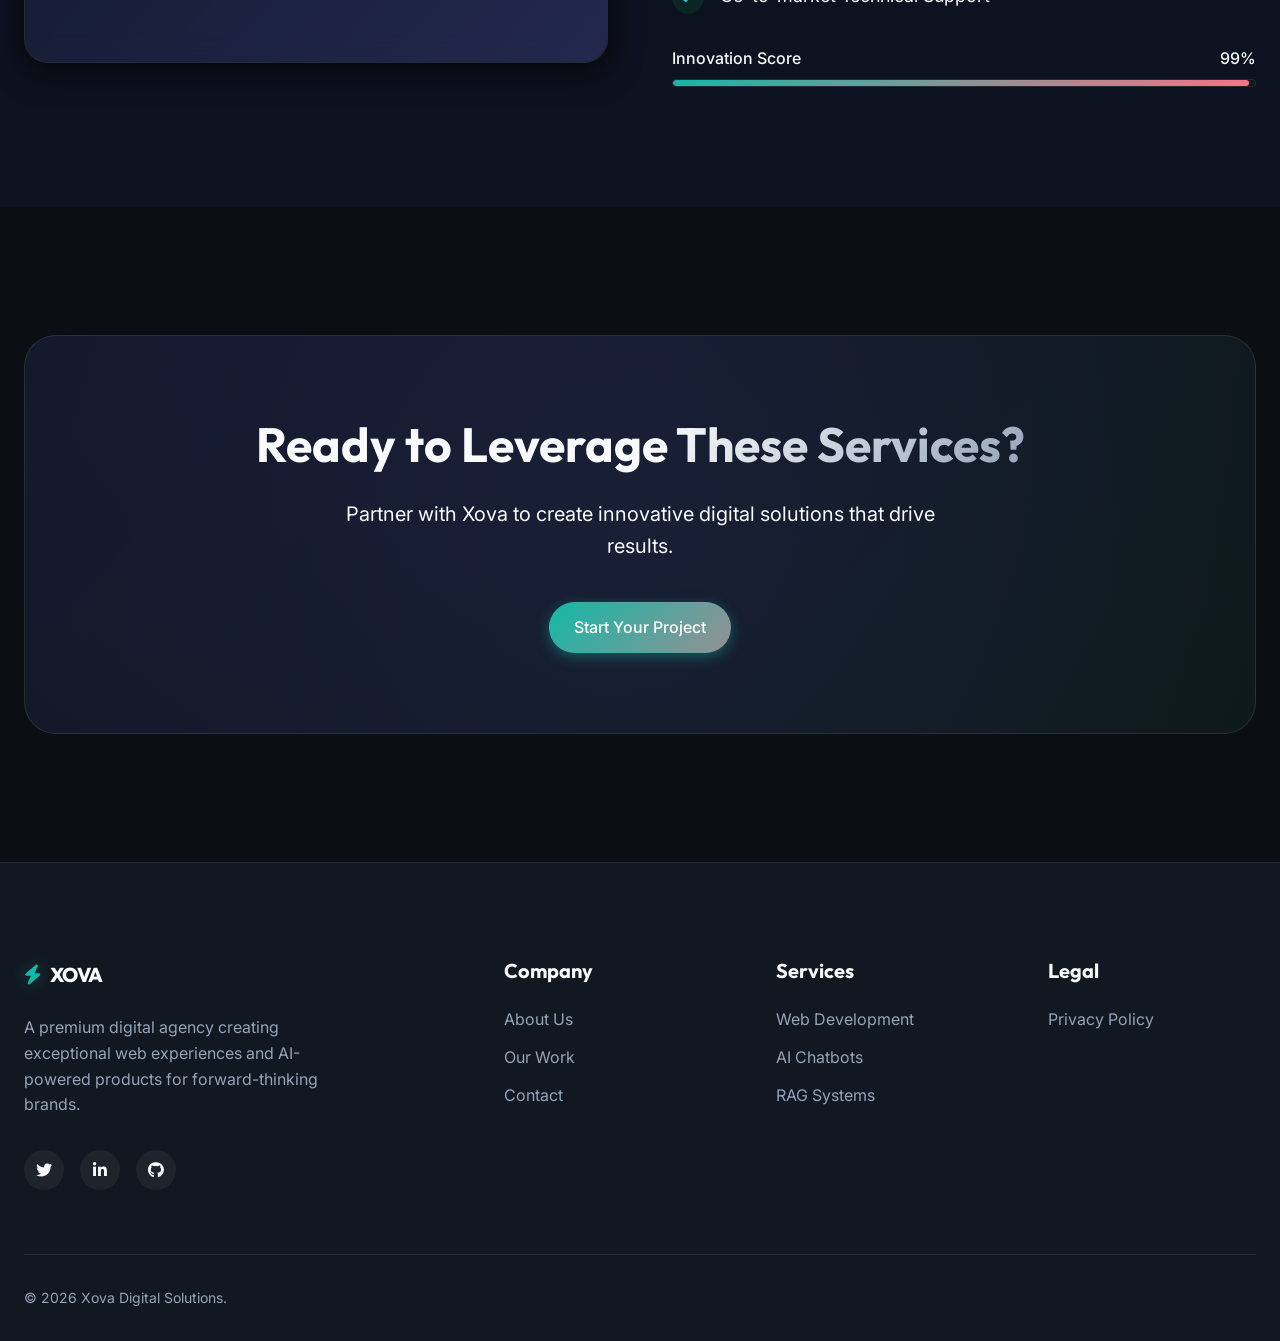
<file: xova-website/services.html>
<!DOCTYPE html>
<html lang="en">
<head>
    <meta charset="UTF-8">
    <meta name="viewport" content="width=device-width, initial-scale=1.0">
    <title>Services | Xova Digital Solutions</title>
    
    <!-- Google Fonts -->
    <link rel="preconnect" href="https://fonts.googleapis.com">
    <link rel="preconnect" href="https://fonts.gstatic.com" crossorigin>
    <link href="https://fonts.googleapis.com/css2?family=Inter:wght@300;400;500;600;700;800&family=Outfit:wght@400;500;600;700;800&display=swap" rel="stylesheet">
    
    <!-- FontAwesome -->
    <link rel="stylesheet" href="https://cdnjs.cloudflare.com/ajax/libs/font-awesome/6.4.0/css/all.min.css">
    
    <!-- Custom CSS -->
    <link rel="stylesheet" href="styles.css">
    
    <style>
        .page-header {
            padding: 12rem 0 6rem;
            text-align: center;
            background: radial-gradient(circle at top center, rgba(99, 102, 241, 0.2), transparent 70%);
        }
        
        .service-detail-section {
            padding: 6rem 0;
        }

        .service-detail-section:nth-child(even) {
            background: rgba(15, 23, 42, 0.5);
            border-top: 1px solid var(--glass-border);
            border-bottom: 1px solid var(--glass-border);
        }

        .service-row {
            display: grid;
            grid-template-columns: 1fr 1fr;
            gap: 4rem;
            align-items: center;
        }

        .service-row.reverse .service-content {
            order: 2;
        }
        .service-row.reverse .service-visual {
            order: 1;
        }

        @media(max-width: 900px) {
            .service-row { grid-template-columns: 1fr; }
            .service-row.reverse .service-content { order: 1; }
            .service-row.reverse .service-visual { order: 2; }
        }

        .service-icon-large {
            width: 80px;
            height: 80px;
            background: var(--brand-gradient);
            border-radius: 1.5rem;
            display: flex;
            align-items: center;
            justify-content: center;
            font-size: 2.5rem;
            color: white;
            margin-bottom: 2rem;
            box-shadow: 0 10px 30px var(--primary-glow);
        }

        .service-content h2 {
            font-size: 2.5rem;
            margin-bottom: 1.5rem;
        }
        .service-content p {
            font-size: 1.125rem;
            color: var(--text-muted);
            margin-bottom: 2rem;
        }
        
        .service-check-list {
            margin-bottom: 2rem;
        }
        .service-check-list li {
            font-size: 1.125rem;
            margin-bottom: 1rem;
            display: flex;
            align-items: center;
            gap: 1rem;
        }
        .service-check-list li i {
            color: var(--accent);
            background: rgba(34, 197, 94, 0.1);
            padding: 0.5rem;
            border-radius: 50%;
        }

        /* Animated Progress Bars */
        .progress-bars {
            margin-top: 2rem;
        }
        .progress-item {
            margin-bottom: 1.5rem;
        }
        .progress-header {
            display: flex;
            justify-content: space-between;
            margin-bottom: 0.5rem;
            font-weight: 500;
        }
        .progress-bar-bg {
            width: 100%;
            height: 8px;
            background: var(--dark-surface);
            border-radius: 4px;
            overflow: hidden;
            border: 1px solid var(--glass-border);
        }
        .progress-bar-fill {
            height: 100%;
            background: var(--brand-gradient);
            border-radius: 4px;
            width: 0;
            transition: width 1.5s cubic-bezier(0.25, 1, 0.5, 1);
        }

        .service-visual .glass-card {
            aspect-ratio: 4/3;
            display: flex;
            align-items: center;
            justify-content: center;
            background-size: cover;
            background-position: center;
            position: relative;
        }
        
        .visual-overlay {
            position: absolute;
            inset: 0;
            background: linear-gradient(135deg, rgba(15,23,42,0.8), rgba(99,102,241,0.2));
            border-radius: 1.5rem;
        }
    </style>
</head>
<body>

    <!-- ================= NAVIGATION BAR ================= -->
    <nav class="navbar">
        <div class="container">
            <a href="index.html" class="logo">
                <i class="fa-solid fa-bolt logo-accent"></i> XOVA
            </a>
            <div class="nav-links">
                <a href="index.html">Home</a>
                <a href="services.html" class="active">Services</a>
                <a href="projects.html">Projects</a>
                <a href="about.html">About</a>
                <a href="contact.html">Contact</a>
            </div>
            <button class="mobile-menu-btn">
                <i class="fa-solid fa-bars"></i>
            </button>
        </div>
    </nav>

    <!-- ================= PAGE HEADER ================= -->
    <header class="page-header">
        <div class="container">
            <h1 class="reveal"><span class="text-gradient">Our Services</span></h1>
            <p class="section-subtitle reveal" style="transition-delay: 0.1s;">Comprehensive digital solutions spanning web, mobile, and intelligent AI systems.</p>
        </div>
    </header>

    <!-- ================= SERVICES DETAILS ================= -->

    <!-- Service 1: Web Dev -->
    <section class="service-detail-section">
        <div class="container">
            <div class="service-row">
                <div class="service-content reveal-left">
                    <div class="service-icon-large"><i class="fa-solid fa-code"></i></div>
                    <h2>Custom Website <span class="text-gradient">Development</span></h2>
                    <p>We build extremely fast, accessible, and stunning websites using pure web technologies. Our code is clean, production-ready, and optimized for search engines.</p>
                    
                    <ul class="service-check-list">
                        <li><i class="fa-solid fa-check"></i> Pixel-perfect responsive design</li>
                        <li><i class="fa-solid fa-check"></i> Advanced CSS animations</li>
                        <li><i class="fa-solid fa-check"></i> Maximum performance scores</li>
                    </ul>

                    <div class="progress-bars reveal">
                        <div class="progress-item">
                            <div class="progress-header"><span>Performance</span><span>100%</span></div>
                            <div class="progress-bar-bg"><div class="progress-bar-fill" data-width="100%"></div></div>
                        </div>
                        <div class="progress-item">
                            <div class="progress-header"><span>Accessibility</span><span>98%</span></div>
                            <div class="progress-bar-bg"><div class="progress-bar-fill" data-width="98%"></div></div>
                        </div>
                    </div>
                </div>
                <div class="service-visual reveal-right">
                    <div class="glass-card" style="background-image: url('https://images.unsplash.com/photo-1498050108023-c5249f4df085?ixlib=rb-4.0.3&auto=format&fit=crop&w=800&q=80');">
                        <div class="visual-overlay"></div>
                        <i class="fa-brands fa-html5" style="font-size: 5rem; color: #E34F26; position: relative; z-index: 2;"></i>
                    </div>
                </div>
            </div>
        </div>
    </section>

    <!-- Service 2: Mobile App -->
    <section class="service-detail-section">
        <div class="container">
            <div class="service-row reverse">
                <div class="service-content reveal-right">
                    <div class="service-icon-large"><i class="fa-solid fa-mobile-screen"></i></div>
                    <h2>Mobile App <span class="text-gradient">Development</span></h2>
                    <p>Extend your reach with powerful mobile applications available on iOS and Android. We focus on seamless user experiences and native-like performance.</p>
                    
                    <ul class="service-check-list">
                        <li><i class="fa-solid fa-check"></i> Cross-platform compatibility</li>
                        <li><i class="fa-solid fa-check"></i> Intuitive user interfaces</li>
                        <li><i class="fa-solid fa-check"></i> Secure backend integration</li>
                    </ul>

                    <div class="progress-bars reveal">
                        <div class="progress-item">
                            <div class="progress-header"><span>User Retention</span><span>92%</span></div>
                            <div class="progress-bar-bg"><div class="progress-bar-fill" data-width="92%"></div></div>
                        </div>
                        <div class="progress-item">
                            <div class="progress-header"><span>Code Reusability</span><span>85%</span></div>
                            <div class="progress-bar-bg"><div class="progress-bar-fill" data-width="85%"></div></div>
                        </div>
                    </div>
                </div>
                <div class="service-visual reveal-left">
                    <div class="glass-card" style="background-image: url('https://images.unsplash.com/photo-1512941937669-90a1b58e7e9c?ixlib=rb-4.0.3&auto=format&fit=crop&w=800&q=80');">
                        <div class="visual-overlay"></div>
                        <i class="fa-brands fa-apple" style="font-size: 5rem; color: white; position: relative; z-index: 2; margin-right: 1rem;"></i>
                        <i class="fa-brands fa-android" style="font-size: 5rem; color: var(--accent); position: relative; z-index: 2;"></i>
                    </div>
                </div>
            </div>
        </div>
    </section>

    <!-- Service 3: AI Chatbots -->
    <section class="service-detail-section">
        <div class="container">
            <div class="service-row">
                <div class="service-content reveal-left">
                    <div class="service-icon-large"><i class="fa-solid fa-robot"></i></div>
                    <h2>AI Chatbot <span class="text-gradient">Development</span></h2>
                    <p>Automate your customer service with context-aware, highly intelligent AI agents that understand natural language and resolve queries instantly.</p>
                    
                    <ul class="service-check-list">
                        <li><i class="fa-solid fa-check"></i> 24/7 automated support</li>
                        <li><i class="fa-solid fa-check"></i> Multi-language capabilities</li>
                        <li><i class="fa-solid fa-check"></i> Human-handoff logic</li>
                    </ul>

                    <div class="progress-bars reveal">
                        <div class="progress-item">
                            <div class="progress-header"><span>Response Time Target</span><span>< 1s</span></div>
                            <div class="progress-bar-bg"><div class="progress-bar-fill" data-width="99%"></div></div>
                        </div>
                        <div class="progress-item">
                            <div class="progress-header"><span>Resolution Rate</span><span>88%</span></div>
                            <div class="progress-bar-bg"><div class="progress-bar-fill" data-width="88%"></div></div>
                        </div>
                    </div>
                </div>
                <div class="service-visual reveal-right">
                    <div class="glass-card" style="background-image: url('https://images.unsplash.com/photo-1531746020798-e6953c6e8e04?ixlib=rb-4.0.3&auto=format&fit=crop&w=800&q=80');">
                        <div class="visual-overlay"></div>
                        <div class="ai-core" style="position: relative; top: 0; left: 0; transform: none; box-shadow: 0 0 50px var(--primary-glow); z-index: 2;">
                            <i class="fa-solid fa-message"></i>
                        </div>
                    </div>
                </div>
            </div>
        </div>
    </section>

    <!-- Service 4: RAG Systems -->
    <section class="service-detail-section">
        <div class="container">
            <div class="service-row reverse">
                <div class="service-content reveal-right">
                    <div class="service-icon-large"><i class="fa-solid fa-brain"></i></div>
                    <h2>RAG Systems <span class="text-gradient">Development</span></h2>
                    <p>Retrieval-Augmented Generation connects Large Language Models to your private knowledge bases. It completely eliminates hallucinations and grounds AI answers in your truth.</p>
                    
                    <ul class="service-check-list">
                        <li><i class="fa-solid fa-check"></i> Vector Database Integration</li>
                        <li><i class="fa-solid fa-check"></i> Contextual Data Retrieval</li>
                        <li><i class="fa-solid fa-check"></i> Zero Hallucination Guarantee</li>
                    </ul>

                    <div class="progress-bars reveal">
                        <div class="progress-item">
                            <div class="progress-header"><span>Data Security</span><span>100%</span></div>
                            <div class="progress-bar-bg"><div class="progress-bar-fill" data-width="100%"></div></div>
                        </div>
                        <div class="progress-item">
                            <div class="progress-header"><span>Search Accuracy</span><span>95%</span></div>
                            <div class="progress-bar-bg"><div class="progress-bar-fill" data-width="95%"></div></div>
                        </div>
                    </div>
                </div>
                <div class="service-visual reveal-left">
                    <div class="glass-card" style="background-image: url('https://images.unsplash.com/photo-1558494949-ef010cbdcc31?ixlib=rb-4.0.3&auto=format&fit=crop&w=800&q=80');">
                        <div class="visual-overlay"></div>
                        <i class="fa-solid fa-network-wired" style="font-size: 5rem; color: #E2E8F0; position: relative; z-index: 2;"></i>
                    </div>
                </div>
            </div>
        </div>
    </section>

    <!-- Service 5: Rec Systems -->
    <section class="service-detail-section">
        <div class="container">
            <div class="service-row">
                <div class="service-content reveal-left">
                    <div class="service-icon-large"><i class="fa-solid fa-chart-line"></i></div>
                    <h2>Recommendation <span class="text-gradient">Systems</span></h2>
                    <p>We build machine learning algorithms that analyze user behavior to offer highly personalized product, content, and service recommendations.</p>
                    
                    <ul class="service-check-list">
                        <li><i class="fa-solid fa-check"></i> Collaborative Filtering</li>
                        <li><i class="fa-solid fa-check"></i> Real-time preference updating</li>
                        <li><i class="fa-solid fa-check"></i> Increased average order value</li>
                    </ul>

                    <div class="progress-bars reveal">
                        <div class="progress-item">
                            <div class="progress-header"><span>Sales Conversion Increase</span><span>40%</span></div>
                            <div class="progress-bar-bg"><div class="progress-bar-fill" data-width="40%"></div></div>
                        </div>
                    </div>
                </div>
                <div class="service-visual reveal-right">
                    <div class="glass-card" style="background-image: url('https://images.unsplash.com/photo-1551288049-bebda4e38f71?ixlib=rb-4.0.3&auto=format&fit=crop&w=800&q=80');">
                        <div class="visual-overlay"></div>
                        <i class="fa-solid fa-chart-pie" style="font-size: 5rem; color: var(--accent); position: relative; z-index: 2;"></i>
                    </div>
                </div>
            </div>
        </div>
    </section>

    <!-- Service 6: AI Products -->
    <section class="service-detail-section" style="border-bottom:none;">
        <div class="container">
            <div class="service-row reverse">
                <div class="service-content reveal-right">
                    <div class="service-icon-large"><i class="fa-solid fa-microchip"></i></div>
                    <h2>AI Product <span class="text-gradient">Development</span></h2>
                    <p>Have an idea for a disruptive AI product? We act as your technical co-founder. From model training to scalable deployment, we build end-to-end AI applications.</p>
                    
                    <ul class="service-check-list">
                        <li><i class="fa-solid fa-check"></i> Custom Fine-tuned Models</li>
                        <li><i class="fa-solid fa-check"></i> Scalable Cloud Infrastructure</li>
                        <li><i class="fa-solid fa-check"></i> Go-to-market Technical Support</li>
                    </ul>

                    <div class="progress-bars reveal">
                        <div class="progress-item">
                            <div class="progress-header"><span>Innovation Score</span><span>99%</span></div>
                            <div class="progress-bar-bg"><div class="progress-bar-fill" data-width="99%"></div></div>
                        </div>
                    </div>
                </div>
                <div class="service-visual reveal-left">
                    <div class="glass-card" style="background-image: url('https://images.unsplash.com/photo-1620712943543-bcc4688e7485?ixlib=rb-4.0.3&auto=format&fit=crop&w=800&q=80');">
                        <div class="visual-overlay"></div>
                        <i class="fa-solid fa-fingerprint" style="font-size: 5rem; color: #38BDF8; position: relative; z-index: 2;"></i>
                    </div>
                </div>
            </div>
        </div>
    </section>

    <!-- ================= CALL TO ACTION ================= -->
    <section class="cta">
        <div class="container">
            <div class="cta-box reveal">
                <div class="cta-content">
                    <h2>Ready to Leverage <span class="text-gradient">These Services?</span></h2>
                    <p>Partner with Xova to create innovative digital solutions that drive results.</p>
                    <div class="cta-buttons">
                        <a href="contact.html" class="btn btn-primary">Start Your Project</a>
                    </div>
                </div>
            </div>
        </div>
    </section>

    <!-- ================= FOOTER ================= -->
    <footer class="footer">
        <div class="container">
            <div class="footer-grid reveal">
                <div class="footer-brand">
                    <a href="index.html" class="logo">
                        <i class="fa-solid fa-bolt logo-accent"></i> XOVA
                    </a>
                    <p>A premium digital agency creating exceptional web experiences and AI-powered products for forward-thinking brands.</p>
                    <div class="social-links">
                        <a href="#"><i class="fa-brands fa-twitter"></i></a>
                        <a href="#"><i class="fa-brands fa-linkedin-in"></i></a>
                        <a href="#"><i class="fa-brands fa-github"></i></a>
                    </div>
                </div>
                <div>
                    <h4 class="footer-title">Company</h4>
                    <ul class="footer-links">
                        <li><a href="about.html">About Us</a></li>
                        <li><a href="projects.html">Our Work</a></li>
                        <li><a href="contact.html">Contact</a></li>
                    </ul>
                </div>
                <div>
                    <h4 class="footer-title">Services</h4>
                    <ul class="footer-links">
                        <li><a href="services.html">Web Development</a></li>
                        <li><a href="services.html">AI Chatbots</a></li>
                        <li><a href="services.html">RAG Systems</a></li>
                    </ul>
                </div>
                <div>
                    <h4 class="footer-title">Legal</h4>
                    <ul class="footer-links">
                        <li><a href="#">Privacy Policy</a></li>
                    </ul>
                </div>
            </div>
            <div class="footer-bottom">
                <p>&copy; 2026 Xova Digital Solutions.</p>
            </div>
        </div>
    </footer>

    <!-- Scripts -->
    <script src="script.js"></script>
    <script>
        // Animate progress bars specifically on this page when they scroll into view
        document.addEventListener('DOMContentLoaded', () => {
            const progressObserver = new IntersectionObserver((entries, obs) => {
                entries.forEach(entry => {
                    if(entry.isIntersecting) {
                        const fills = entry.target.querySelectorAll('.progress-bar-fill');
                        fills.forEach(fill => {
                            const width = fill.getAttribute('data-width');
                            fill.style.width = width;
                        });
                        obs.unobserve(entry.target);
                    }
                });
            }, { threshold: 0.5 });

            const progressSections = document.querySelectorAll('.progress-bars');
            progressSections.forEach(section => progressObserver.observe(section));
        });
    </script>
</body>
</html>
</file>
<file: css/styles.css>
/* =========================================
   XOVA DIGITAL SOLUTIONS - DESIGN SYSTEM
   ========================================= */

@import url('https://fonts.googleapis.com/css2?family=Inter:wght@300;400;500;600;700;800&family=Outfit:wght@400;500;600;700;800&display=swap');

:root {
  /* Neural-Tech Brand Colors (Constant) */
  --primary: #2E7BFF;
  --secondary: #00E5FF;
  --highlight: #3DF5C0;
  --gradient-accent: #8A6BFF;
  --primary-glow: rgba(46, 123, 255, 0.4);
  --glow-soft: rgba(0, 229, 255, 0.4);
  
  /* Theme-specific Colors (Dark - Default) */
  --bg-main: #05031A;
  --bg-section: #0B0F1F;
  --bg-card: #12192B;
  --text-main: #F8FAFC;
  --text-muted: #94A3B8;
  
  /* Legacy/Support Variables */
  --dark: var(--bg-main);
  --dark-surface: var(--bg-section);
  --light: var(--text-main);
  
  /* Glassmorphism */
  --glass-bg: rgba(18, 25, 43, 0.6);
  --glass-border: rgba(46, 123, 255, 0.15);
  --glass-shadow: 0 8px 32px 0 rgba(0, 0, 0, 0.7);

  /* Navbar Themes */
  --nav-bg: rgba(11, 15, 31, 0.85);
  --nav-border: var(--glass-border);
  --nav-text: var(--text-main);

  /* Gradients */
  --bg-gradient: radial-gradient(circle at top, rgba(46, 123, 255, 0.15), var(--bg-main) 70%);
  --text-gradient: linear-gradient(135deg, var(--text-main) 0%, var(--text-muted) 100%);
  --brand-gradient: linear-gradient(135deg, #2E7BFF 0%, #00E5FF 100%);
  --chroma-gradient: linear-gradient(135deg, #2E7BFF, #00E5FF, #8A6BFF);
  --secondary-gradient: linear-gradient(135deg, #00E5FF, #8A6BFF);
  
  /* Typography */
  --font-sans: 'Inter', sans-serif;
  --font-display: 'Outfit', sans-serif;
  
  /* Layout */
  --max-width: 1280px;
  --header-height: 80px;

  /* Transitions */
  --transition-theme: 300ms ease-in-out;
  --transition-fast: 200ms cubic-bezier(0.4, 0, 0.2, 1);
  --transition-normal: 300ms cubic-bezier(0.4, 0, 0.2, 1);
  --transition-slow: 500ms cubic-bezier(0.4, 0, 0.2, 1);
}

/* Light Theme Overrides */
[data-theme="light"] {
  --bg-main: #FFFFFF;
  --bg-section: #F4F7FB;
  --bg-card: #FFFFFF;
  --text-main: #0F172A;
  --text-muted: #64748B;
  
  --glass-bg: rgba(244, 247, 251, 0.7);
  --glass-border: rgba(46, 123, 255, 0.1);
  --glass-shadow: 0 8px 32px 0 rgba(0, 0, 0, 0.1);
  
  --bg-gradient: radial-gradient(circle at top, rgba(46, 123, 255, 0.05), #FFFFFF 70%);

  /* Light Navbar */
  --nav-bg: #FFFFFF;
  --nav-border: #E2E8F0;
  --nav-text: #0F172A;
}

/* =========================================
   RESET & BASE STYLES
   ========================================= */
* {
  margin: 0;
  padding: 0;
  box-sizing: border-box;
}

html {
  scroll-behavior: smooth;
  font-size: 16px;
}

body {
  font-family: var(--font-sans);
  background-color: var(--bg-main);
  color: var(--text-main);
  line-height: 1.6;
  overflow-x: hidden;
  background-image: var(--bg-gradient);
  background-attachment: fixed;
  transition: background-color var(--transition-theme), color var(--transition-theme);
}

h1, h2, h3, h4, h5, h6 {
  font-family: var(--font-display);
  font-weight: 700;
  line-height: 1.2;
}

a {
  text-decoration: none;
  color: inherit;
  transition: color var(--transition-fast);
}

ul {
  list-style: none;
}

img {
  max-width: 100%;
  height: auto;
  display: block;
}

.container {
  max-width: var(--max-width);
  margin: 0 auto;
  padding: 0 1.5rem;
}

section {
  padding: 8rem 0; /* Increase padding for story breathing room */
  position: relative;
}

.scene-wrapper {
  position: relative;
  z-index: 2;
}

.bg-grid {
  position: absolute;
  inset: 0;
  background-size: 50px 50px;
  background-image: 
    radial-gradient(circle, rgba(46, 123, 255, 0.1) 1px, transparent 1px);
  z-index: 0;
  pointer-events: none;
}

.broken-grid {
  mask-image: radial-gradient(circle, black 30%, transparent 90%);
  -webkit-mask-image: radial-gradient(circle, black 30%, transparent 90%);
  animation: gridFloat 20s linear infinite alternate;
}

@keyframes gridFloat {
  0% { transform: translateY(0); opacity: 0.3; }
  100% { transform: translateY(-20px); opacity: 0.5; }
}

.neural-network-bg {
  position: absolute;
  inset: 0;
  background-image: url('data:image/svg+xml,<svg width="200" height="200" viewBox="0 0 200 200" xmlns="http://www.w3.org/2000/svg"><circle cx="10" cy="10" r="1" fill="rgba(46, 123, 255, 0.2)"/><circle cx="190" cy="190" r="1" fill="rgba(0, 229, 255, 0.2)"/><path d="M10 10 L190 190" stroke="rgba(46, 123, 255, 0.05)" stroke-width="0.5" fill="none"/></svg>');
  opacity: 0.2;
  z-index: 0;
}

/* =========================================
   UTILITIES
   ========================================= */
.text-gradient {
  background: var(--text-gradient);
  -webkit-background-clip: text;
  -webkit-text-fill-color: transparent;
  background-clip: text;
}

.text-primary { color: var(--primary); }
.text-accent { color: var(--accent); }
.text-muted { color: var(--text-muted); }
.text-center { text-align: center; }

.section-header {
  margin-bottom: 4rem;
  text-align: center;
}

.section-title {
  font-size: clamp(2rem, 5vw, 3.5rem);
  margin-bottom: 1rem;
}

.section-subtitle {
  color: var(--text-muted);
  font-size: 1.125rem;
  max-width: 600px;
  margin: 0 auto;
}

/* =========================================
   BUTTONS
   ========================================= */
.btn {
  display: inline-flex;
  align-items: center;
  justify-content: center;
  padding: 0.75rem 1.5rem;
  border-radius: 9999px;
  font-weight: 500;
  font-family: var(--font-sans);
  cursor: pointer;
  border: 1px solid transparent;
  gap: 0.5rem;
  /* Support magnetic pull variables via JS */
  --mag-x: 0px;
  --mag-y: 0px;
  --scale: 1;
  transform: translate(var(--mag-x), var(--mag-y)) scale(var(--scale));
  transition: border-color var(--transition-normal), transform var(--transition-fast);
}

.btn:hover {
  --scale: 1.05;
}

.btn-primary {
  background: var(--brand-gradient);
  background-size: 200% auto;
  color: white;
  box-shadow: 0 0 20px var(--primary-glow);
  transition: all 0.3s cubic-bezier(0.23, 1, 0.32, 1);
  border: none;
}

.btn-primary:hover {
  box-shadow: 0 0 40px var(--glow-soft), 0 0 10px var(--primary);
  background-position: right center;
  transform: translate(var(--mag-x), var(--mag-y)) scale(1.05);
}

.btn-outline {
  background: transparent;
  border-color: var(--glass-border);
  color: var(--light);
}

.btn-outline:hover {
  background: rgba(255, 255, 255, 0.05);
  border-color: var(--light);
}

/* =========================================
   GLASSMORPHISM COMPONENTS
   ========================================= */
.glass-card {
  background: var(--glass-bg);
  backdrop-filter: blur(20px);
  -webkit-backdrop-filter: blur(20px);
  border: 1px solid var(--glass-border);
  border-radius: 2rem;
  padding: 2.5rem;
  transition: all 0.4s cubic-bezier(0.23, 1, 0.32, 1);
  box-shadow: var(--glass-shadow);
  position: relative;
  overflow: hidden;
  transform: perspective(1000px) rotateX(var(--rot-x)) rotateY(var(--rot-y));
}

.glass-card::before {
  content: '';
  position: absolute;
  top: 0;
  left: -100%;
  width: 50%;
  height: 100%;
  background: linear-gradient(
    to right,
    transparent,
    rgba(255, 255, 255, 0.05),
    transparent
  );
  transform: skewX(-20deg);
  transition: all 0.7s ease;
  z-index: 1;
}

.glass-card:hover {
  border-color: rgba(16, 185, 129, 0.4);
  box-shadow: 0 15px 50px rgba(0, 0, 0, 0.7), 0 0 25px var(--glow-soft);
  z-index: 2;
}

.glass-card:hover::before {
  left: 200%;
}

/* =========================================
   SCROLL PROGRESS BAR
   ========================================= */
.scroll-progress-container {
  position: fixed;
  top: 0;
  left: 0;
  width: 100%;
  height: 3px;
  background: transparent;
  z-index: 9999;
}

.scroll-progress-bar {
  height: 100%;
  width: 0%;
  background: var(--brand-gradient);
  transition: width 0.1s;
}

/* =========================================
   NAVIGATION BAR (PILLNAV)
   ========================================= */
.navbar {
  position: fixed;
  top: 1.5rem;
  left: 50%;
  transform: translateX(-50%);
  width: calc(100% - 3rem);
  max-width: 900px;
  height: 60px;
  z-index: 1000;
  transition: var(--transition-normal);
  background: var(--nav-bg);
  backdrop-filter: blur(12px);
  border-radius: 50px;
  border: 1px solid var(--nav-border);
  box-shadow: 0 10px 30px rgba(0,0,0,0.3);
  color: var(--nav-text);
}

.navbar.scrolled {
  background: var(--nav-bg);
  box-shadow: 0 10px 40px rgba(0,0,0,0.5);
  border-bottom: 1px solid var(--nav-border);
}

.navbar .container {
  display: flex;
  align-items: center;
  justify-content: space-between;
  height: 100%;
  padding: 0 2rem;
  width: 100%;
}

.logo {
  font-family: var(--font-display);
  font-size: 1.25rem;
  font-weight: 800;
  letter-spacing: -0.5px;
  display: flex;
  align-items: center;
  gap: 0.75rem;
  color: var(--nav-text);
}

.brand-name {
  font-weight: 700;
  letter-spacing: 1px;
  text-transform: uppercase;
  color: var(--nav-text);
  font-family: var(--font-display);
}

.xova-logo {
  width: 32px;
  height: 32px;
  transition: transform var(--transition-normal);
}

.logo:hover .xova-logo {
  transform: rotate(15deg) scale(1.1);
}

.xova-logo .node {
  animation: pulseNode 3s infinite ease-in-out;
}

@keyframes pulseNode {
  0%, 100% { opacity: 1; r: 5; }
  50% { opacity: 0.7; r: 6; }
}

@media (max-width: 480px) {
  .xova-logo {
    width: 28px;
    height: 28px;
  }
}

/* Professional SVG Logo Styles */
.xova-logo .x-path {
  stroke-dasharray: 1000;
  stroke-dashoffset: 1000;
  animation: drawProfessional 3s cubic-bezier(0.4, 0, 0.2, 1) forwards;
}

.xova-logo .dot {
  fill: var(--primary);
  filter: drop-shadow(0 0 5px var(--primary-glow));
  animation: logoPulse 4s infinite alternate;
}

@keyframes drawProfessional {
  to { stroke-dashoffset: 0; }
}

@keyframes logoPulse {
  0% { transform: scale(1); opacity: 0.8; }
  100% { transform: scale(1.2); opacity: 1; filter: drop-shadow(0 0 10px var(--secondary-glow)); }
}

/* Custom Theme Toggle Button */
.theme-toggle-btn {
  background: var(--glass-bg);
  border: 1px solid var(--glass-border);
  padding: 0.6rem;
  border-radius: 12px;
  cursor: pointer;
  display: flex;
  align-items: center;
  justify-content: center;
  transition: all 0.3s cubic-bezier(0.4, 0, 0.2, 1);
  position: relative;
  overflow: hidden;
  color: var(--nav-text);
  width: 42px;
  height: 42px;
}

.theme-toggle-btn:hover {
  background: rgba(255, 255, 255, 0.1);
  box-shadow: 0 0 20px var(--primary-glow);
  transform: translateY(-2px);
}

.theme-toggle-btn svg {
  width: 20px;
  height: 20px;
  transition: transform 0.5s cubic-bezier(0.4, 0, 0.2, 1);
}

.theme-toggle-btn:active {
  transform: scale(0.95);
}

[data-theme="light"] .theme-toggle-btn {
  background: #F4F7FB;
  border-color: #E2E8F0;
  color: #0F172A;
}

[data-theme="light"] .theme-toggle-btn:hover {
  box-shadow: 0 5px 15px rgba(0, 0, 0, 0.05);
}

/* SVG Toggle Icon Animations */
.theme-icon .sun-rays {
  transform-origin: center;
  transition: opacity 0.3s ease, transform 0.5s ease;
}

.theme-icon .moon-mask {
  transition: transform 0.5s ease;
}

[data-theme="light"] .theme-icon .sun-rays {
  opacity: 1;
}

[data-theme="dark"] .theme-icon .sun-rays {
  opacity: 0;
  transform: scale(0);
}

[data-theme="light"] .theme-icon .moon-mask {
  transform: translate(12px, -12px);
}

.logo-accent {
  color: var(--primary);
  filter: drop-shadow(0 0 8px var(--primary-glow));
}

.nav-links {
  display: flex;
  gap: 1.5rem;
  align-items: center;
}

.nav-links a {
  font-size: 0.9rem;
  font-weight: 500;
  color: var(--nav-text);
  position: relative;
  padding: 0.5rem 1rem;
  border-radius: 999px;
  transition: all var(--transition-fast);
  opacity: 0.8;
}

[data-theme="light"] .nav-links a {
  color: #0F172A;
}

.nav-links a:hover {
  color: var(--primary);
  background: rgba(46, 123, 255, 0.1);
  opacity: 1;
}

.nav-links a.active {
  color: white;
  background: var(--brand-gradient);
  box-shadow: 0 4px 10px var(--primary-glow);
}

.nav-links a::after {
  display: none;
}

.mobile-menu-btn {
  display: none;
  background: none;
  border: none;
  color: var(--light);
  font-size: 1.25rem;
  cursor: pointer;
}

/* =========================================
   HERO SECTION
   ========================================= */
.hero {
  min-height: 100vh;
  display: flex;
  align-items: center;
  padding-top: var(--header-height);
  position: relative;
  overflow: hidden;
}

.hero-content {
  max-width: 800px;
  margin: 0 auto;
  position: relative;
  z-index: 10;
  text-align: center;
}

.hero-badge {
  display: inline-block;
  padding: 0.5rem 1rem;
  border-radius: 9999px;
  background: rgba(99, 102, 241, 0.1);
  border: 1px solid rgba(99, 102, 241, 0.2);
  color: var(--primary);
  font-size: 0.875rem;
  font-weight: 600;
  margin-bottom: 1.5rem;
  animation: fadeInDown 1s ease both;
}

.hero h1 {
  font-size: clamp(3rem, 6vw, 5rem);
  letter-spacing: -1px;
  margin-bottom: 1.5rem;
  animation: flexGrow 1s 0.2s ease both;
}

.hero p {
  font-size: clamp(1.125rem, 2vw, 1.375rem);
  color: var(--text-muted);
  margin-bottom: 2.5rem;
  max-width: 600px;
  margin-left: auto;
  margin-right: auto;
  animation: fadeIn 1s 0.4s ease both;
}

.hero-cta {
  display: flex;
  gap: 1rem;
  justify-content: center;
  animation: fadeIn 1s 0.6s ease both;
}

/* Hero Background Elements */
.hero-bg-shapes {
  position: absolute;
  top: 0;
  left: 0;
  width: 100%;
  height: 100%;
  z-index: 0;
  pointer-events: none;
  overflow: hidden;
}

.dot-grid {
  position: absolute;
  width: 100%;
  height: 100%;
  background-image: 
    radial-gradient(rgba(20, 184, 166, 0.4) 1px, transparent 1px);
  background-size: 50px 50px;
  opacity: 0.3;
  animation: bgScroll 30s linear infinite;
}

.shape {
  position: absolute;
  border-radius: 50%;
  filter: blur(100px);
  opacity: 0.4;
  animation: float 10s infinite ease-in-out alternate;
}

.shape-1 {
  width: 500px;
  height: 500px;
  background: var(--primary);
  top: -150px;
  right: -100px;
}

.shape-2 {
  width: 400px;
  height: 400px;
  background: var(--secondary);
  bottom: 0px;
  left: -100px;
  animation-delay: -5s;
}

.shape-3 {
  width: 300px;
  height: 300px;
  background: var(--accent);
  top: 40%;
  left: 60%;
  animation-duration: 20s;
}

/* =========================================
   TRUST STATS SECTION
   ========================================= */
.trust-stats {
  padding: 4rem 0;
  border-top: 1px solid var(--glass-border);
  border-bottom: 1px solid var(--glass-border);
  background: rgba(15, 23, 42, 0.3);
}

.stats-grid {
  display: grid;
  grid-template-columns: repeat(auto-fit, minmax(200px, 1fr));
  gap: 2rem;
  text-align: center;
}

.stat-item {
  display: flex;
  flex-direction: column;
  gap: 0.5rem;
}

.stat-number {
  font-family: var(--font-display);
  font-size: 3rem;
  font-weight: 800;
  color: var(--light);
}

.stat-label {
  color: var(--text-muted);
  font-weight: 500;
  text-transform: uppercase;
  letter-spacing: 1px;
  font-size: 0.875rem;
}

/* =========================================
   SERVICES SECTION
   ========================================= */
.services-grid {
  display: grid;
  grid-template-columns: repeat(auto-fit, minmax(320px, 1fr));
  gap: 2rem;
}

.service-card {
  height: 100%;
  display: flex;
  flex-direction: column;
  background: var(--dark-surface);
  border: 1px solid var(--glass-border);
  border-radius: 1.5rem;
  padding: 2rem;
  position: relative;
  overflow: hidden;
  transition: transform var(--transition-normal), box-shadow var(--transition-normal), border-color var(--transition-normal);
}

.service-card::before {
  content: '';
  position: absolute;
  top: 0;
  left: 0;
  width: 100%;
  height: 3px;
  background: var(--brand-gradient);
  opacity: 0.8;
}

.service-card:hover {
  transform: translateY(-8px);
  border-color: rgba(0, 229, 255, 0.4);
  box-shadow: 0 10px 40px rgba(0, 0, 0, 0.5), 0 0 20px rgba(46, 123, 255, 0.15);
}

.service-icon {
  width: 60px;
  height: 60px;
  background: rgba(46, 123, 255, 0.1);
  border-radius: 1rem;
  display: flex;
  align-items: center;
  justify-content: center;
  font-size: 1.75rem;
  color: var(--primary);
  margin-bottom: 1.5rem;
  transition: all var(--transition-normal);
}

.service-card:hover .service-icon {
  background: var(--primary);
  color: white;
  transform: scale(1.1) rotate(5deg);
}

.service-card h3 {
  font-size: 1.5rem;
  margin-bottom: 1rem;
}

.service-card p {
  color: var(--text-muted);
  margin-bottom: 1.5rem;
  flex-grow: 1;
}

.service-features {
  margin-bottom: 1.5rem;
  border-top: 1px solid var(--glass-border);
  padding-top: 1.5rem;
}

.service-features li {
  display: flex;
  align-items: center;
  gap: 0.75rem;
  color: var(--text-light);
  margin-bottom: 0.5rem;
  font-size: 0.9rem;
}

.service-features li i {
  color: var(--accent);
}

/* =========================================
   AI + WEB SOLUTIONS SECTION (CHROMA GRID)
   ========================================= */
.solutions {
  position: relative;
  overflow: hidden;
  background: transparent;
}

.chroma-grid-bg {
  position: absolute;
  top: 0;
  left: 0;
  width: 100%;
  height: 100%;
  background-image: 
    linear-gradient(rgba(46, 123, 255, 0.05) 1.5px, transparent 1.5px),
    linear-gradient(90deg, rgba(46, 123, 255, 0.05) 1.5px, transparent 1.5px);
  background-size: 60px 60px;
  z-index: 0;
  pointer-events: none;
  opacity: 0.4;
  animation: gridFloat 30s linear infinite alternate;
}

.xova-section-divider {
  height: 1px;
  width: 100%;
  background: linear-gradient(90deg, transparent, var(--glass-border), transparent);
}

.chroma-waves {
  position: absolute;
  width: 200%;
  height: 200%;
  top: -50%;
  left: -50%;
  background: radial-gradient(circle at center, rgba(20, 184, 166,0.1), rgba(251, 113, 133,0.05), transparent 60%);
  animation: spin 30s linear infinite;
  z-index: 0;
  pointer-events: none;
}

.solutions .container {
  position: relative;
  z-index: 1;
}

.solutions-grid {
  display: grid;
  grid-template-columns: 1fr 1fr;
  gap: 4rem;
  align-items: center;
}

.solutions-content h2 {
  font-size: 3rem;
  margin-bottom: 1.5rem;
}

.solutions-content p {
  color: var(--text-muted);
  font-size: 1.125rem;
  margin-bottom: 2rem;
}

.solutions-list {
  display: grid;
  gap: 1.5rem;
}

.solution-item {
  display: flex;
  gap: 1rem;
  align-items: flex-start;
}

.solution-icon {
  width: 48px;
  height: 48px;
  background: rgba(34, 197, 94, 0.1);
  border-radius: 50%;
  display: flex;
  align-items: center;
  justify-content: center;
  color: var(--accent);
  font-size: 1.25rem;
  flex-shrink: 0;
}

.solution-text h4 {
  font-size: 1.25rem;
  margin-bottom: 0.25rem;
}

.solution-text p {
  font-size: 0.95rem;
  margin-bottom: 0;
}

.solutions-visual {
  position: relative;
  aspect-ratio: 1;
}

.ai-core {
  position: absolute;
  top: 50%;
  left: 50%;
  transform: translate(-50%, -50%);
  width: 120px;
  height: 120px;
  background: var(--brand-gradient);
  border-radius: 50%;
  box-shadow: 0 0 40px var(--primary-glow);
  display: flex;
  align-items: center;
  justify-content: center;
  font-size: 2.5rem;
  color: white;
  z-index: 2;
  animation: pulse 2s infinite;
}

.orbit {
  position: absolute;
  top: 50%;
  left: 50%;
  transform: translate(-50%, -50%);
  border: 1px dashed rgba(255, 255, 255, 0.2);
  border-radius: 50%;
}

.orbit-1 { width: 250px; height: 250px; animation: spin 10s linear infinite; }
.orbit-2 { width: 380px; height: 380px; animation: spin 15s linear infinite reverse; }
.orbit-3 { width: 500px; height: 500px; animation: spin 20s linear infinite; }

.orbit-node {
  position: absolute;
  width: 40px;
  height: 40px;
  background: var(--dark-surface);
  border: 1px solid var(--glass-border);
  border-radius: 50%;
  display: flex;
  align-items: center;
  justify-content: center;
  color: var(--light);
}

.orbit-1 .orbit-node { top: -20px; left: 50%; transform: translateX(-50%); }
.orbit-2 .orbit-node:nth-child(1) { bottom: -20px; left: 50%; transform: translateX(-50%); }
.orbit-2 .orbit-node:nth-child(2) { top: 50%; right: -20px; transform: translateY(-50%); }
.orbit-3 .orbit-node { top: 20%; left: 10%; }

/* =========================================
   PROJECTS SECTION
   ========================================= */
.projects-grid {
  display: grid;
  grid-template-columns: repeat(auto-fill, minmax(350px, 1fr));
  gap: 2rem;
}

.project-card {
  border-radius: 1rem;
  overflow: hidden;
  position: relative;
  background: var(--dark-surface);
  border: 1px solid var(--glass-border);
}

.project-img {
  width: 100%;
  height: 250px;
  overflow: hidden;
  position: relative;
}

.project-img img {
  width: 100%;
  height: 100%;
  object-fit: cover;
  display: block;
  transition: transform var(--transition-slow);
  will-change: transform;
}

.project-card:hover .project-img img {
  transform: scale(1.05);
}

.project-overlay {
  position: absolute;
  inset: 0;
  background: linear-gradient(to top, rgba(15, 23, 42, 0.9), transparent);
  opacity: 0;
  transition: opacity var(--transition-normal);
  display: flex;
  flex-direction: column;
  justify-content: flex-end;
  padding: 2rem;
}

.project-card:hover .project-overlay {
  opacity: 1;
}

.project-category {
  color: var(--primary);
  font-size: 0.875rem;
  font-weight: 600;
  letter-spacing: 1px;
  text-transform: uppercase;
  margin-bottom: 0.5rem;
  transform: translateY(20px);
  transition: transform var(--transition-normal);
}

.project-title {
  font-size: 1.5rem;
  margin-bottom: 1rem;
  transform: translateY(20px);
  transition: transform var(--transition-normal) 0.1s;
}

.project-card:hover .project-category,
.project-card:hover .project-title {
  transform: translateY(0);
}

.view-project-btn {
  align-self: flex-start;
  transform: translateY(20px);
  opacity: 0;
  transition: all var(--transition-normal) 0.2s;
  background: transparent;
  border: none;
  color: white;
  font-weight: 500;
  display: flex;
  align-items: center;
  gap: 0.5rem;
  cursor: pointer;
}

.project-card:hover .view-project-btn {
  transform: translateY(0);
  opacity: 1;
}

.view-project-btn:hover {
  color: var(--primary);
}

/* =========================================
   PROCESS TIMELINE
   ========================================= */
.process {
  padding: 8rem 0;
  background: var(--dark);
}

.timeline-container {
  display: flex;
  position: relative;
  margin-top: 4rem;
  max-width: 800px;
  margin-left: auto;
  margin-right: auto;
}

.timeline-line {
  position: absolute;
  left: 30px;
  top: 0;
  bottom: 0;
  width: 2px;
  background: var(--glass-border);
  z-index: 1;
}

.timeline-progress {
  position: absolute;
  top: 0;
  left: 0;
  width: 100%;
  height: 0; /* Animated via JS */
  background: var(--primary);
  z-index: 2;
  transition: height 1s ease;
}

.timeline-steps {
  display: flex;
  flex-direction: column;
  gap: 3rem;
  width: 100%;
}

.timeline-step {
  position: relative;
  z-index: 3;
  display: flex;
  align-items: flex-start;
  gap: 2rem;
}

.step-dot {
  width: 20px;
  height: 20px;
  border-radius: 50%;
  background: var(--dark-surface);
  border: 2px solid var(--glass-border);
  margin-top: 5px;
  margin-left: 21px; /* Center over the 2px line at left:30px */
  transition: all var(--transition-normal);
  z-index: 3;
}

.timeline-step.active .step-dot {
  background: var(--primary);
  border-color: var(--primary);
  box-shadow: 0 0 15px var(--primary-glow);
}

.step-content {
  background: var(--dark-surface);
  border: 1px solid var(--glass-border);
  border-radius: 1rem;
  padding: 2rem;
  flex-grow: 1;
  display: flex;
  gap: 1.5rem;
  align-items: center;
  transition: all var(--transition-normal);
}

.timeline-step.active .step-content {
  border-color: rgba(20, 184, 166, 0.3);
  box-shadow: 0 10px 30px rgba(0,0,0,0.5);
}

.step-number {
  font-family: var(--font-display);
  font-size: 3rem;
  font-weight: 800;
  color: rgba(255,255,255,0.05);
  line-height: 1;
}

.timeline-step.active .step-number {
  color: var(--primary-glow);
}

.step-text h3 {
  font-size: 1.25rem;
  margin-bottom: 0.5rem;
  color: var(--light);
}

.step-text p {
  color: var(--text-muted);
  font-size: 0.95rem;
  margin: 0;
}

/* =========================================
   INDUSTRIES
   ========================================= */
.industries-grid {
  display: grid;
  grid-template-columns: repeat(auto-fill, minmax(200px, 1fr));
  gap: 1.5rem;
}

.industry-card {
  background: var(--dark-surface);
  border: 1px solid var(--glass-border);
  border-radius: 1rem;
  padding: 2rem;
  text-align: center;
  transition: all var(--transition-normal);
  cursor: pointer;
}

.industry-card:hover {
  background: rgba(99, 102, 241, 0.05);
  border-color: rgba(99, 102, 241, 0.3);
  transform: translateY(-5px);
}

.industry-icon {
  font-size: 2.5rem;
  color: var(--text-muted);
  margin-bottom: 1rem;
  transition: color var(--transition-normal);
}

.industry-card:hover .industry-icon {
  color: var(--primary);
}

.industry-name {
  font-weight: 500;
  font-size: 1.125rem;
}

/* =========================================
   TESTIMONIALS
   ========================================= */
.testimonials {
  overflow: hidden;
}

.testimonial-slider {
  position: relative;
  max-width: 900px;
  margin: 0 auto;
}

.testimonial-track-container {
  overflow: hidden;
  padding: 1rem;
}

.testimonial-track {
  display: flex;
  transition: transform 0.5s cubic-bezier(0.25, 1, 0.5, 1);
}

.testimonial-slide {
  min-width: 100%;
  padding: 0 1rem;
}

.testimonial-slide .glass-card {
  padding: 3rem;
  display: flex;
  flex-direction: column;
  gap: 1.5rem;
}

.quote-icon {
  font-size: 2.5rem;
  color: var(--primary);
  opacity: 0.5;
}

.testimonial-text {
  font-size: 1.25rem;
  line-height: 1.8;
  color: var(--text-light);
  font-weight: 400;
}

.testimonial-author {
  display: flex;
  align-items: center;
  gap: 1rem;
  margin-top: 1rem;
  padding-top: 1.5rem;
  border-top: 1px solid var(--glass-border);
}

.author-avatar {
  width: 50px;
  height: 50px;
  border-radius: 50%;
  background-size: cover;
  background-position: center;
  background-color: var(--glass-border);
}

.author-info h4 {
  font-size: 1.125rem;
  margin-bottom: 0.2rem;
  color: var(--light);
}

.author-info span {
  color: var(--text-muted);
  font-size: 0.875rem;
}

.slider-controls {
  display: flex;
  justify-content: center;
  gap: 1rem;
  margin-top: 2rem;
}

.slider-dot {
  width: 12px;
  height: 12px;
  border-radius: 50%;
  background: var(--glass-border);
  border: none;
  cursor: pointer;
  transition: all var(--transition-normal);
}

.slider-dot.active {
  background: var(--primary);
  transform: scale(1.2);
}

.slider-btn {
  background: var(--dark-surface);
  border: 1px solid var(--glass-border);
  color: var(--light);
  width: 40px;
  height: 40px;
  border-radius: 50%;
  display: flex;
  align-items: center;
  justify-content: center;
  cursor: pointer;
  transition: all var(--transition-normal);
}

.slider-btn:hover {
  background: var(--primary);
  border-color: var(--primary);
}

/* =========================================
   CALL TO ACTION
   ========================================= */
.cta {
  padding: 8rem 0;
  position: relative;
}

.cta-box {
  background: linear-gradient(135deg, rgba(99, 102, 241, 0.1) 0%, rgba(34, 197, 94, 0.05) 100%);
  border: 1px solid rgba(255, 255, 255, 0.1);
  border-radius: 2rem;
  padding: 5rem 2rem;
  text-align: center;
  position: relative;
  overflow: hidden;
}

.cta-box::before {
  content: '';
  position: absolute;
  top: -50%;
  left: -50%;
  width: 200%;
  height: 200%;
  background: radial-gradient(circle, rgba(99,102,241,0.1) 0%, transparent 60%);
  z-index: 0;
  animation: spin 20s linear infinite;
}

.cta-content {
  position: relative;
  z-index: 1;
}

.cta h2 {
  font-size: 3rem;
  margin-bottom: 1.5rem;
}

.cta p {
  font-size: 1.25rem;
  color: var(--text-light);
  margin-bottom: 2.5rem;
  max-width: 600px;
  margin-left: auto;
  margin-right: auto;
}

.cta-buttons {
  display: flex;
  gap: 1rem;
  justify-content: center;
}

/* =========================================
   FOOTER
   ========================================= */
.footer {
  background: var(--dark-surface);
  border-top: 1px solid var(--glass-border);
  padding: 6rem 0 2rem;
}

.footer-grid {
  display: grid;
  grid-template-columns: 2fr 1fr 1fr 1fr;
  gap: 4rem;
  margin-bottom: 4rem;
}

.footer-brand p {
  color: var(--text-muted);
  margin-top: 1.5rem;
  margin-bottom: 2rem;
  max-width: 300px;
}

.social-links {
  display: flex;
  gap: 1rem;
}

.social-links a {
  width: 40px;
  height: 40px;
  border-radius: 50%;
  background: rgba(255, 255, 255, 0.05);
  display: flex;
  align-items: center;
  justify-content: center;
  transition: all var(--transition-normal);
}

.social-links a:hover {
  background: var(--primary);
  transform: translateY(-3px);
}

.footer-title {
  font-size: 1.25rem;
  margin-bottom: 1.5rem;
  font-family: var(--font-display);
}

.footer-links li {
  margin-bottom: 0.75rem;
}

.footer-links a {
  color: var(--text-muted);
}

.footer-links a:hover {
  color: var(--primary);
  padding-left: 5px;
}

.footer-bottom {
  padding-top: 2rem;
  border-top: 1px solid var(--glass-border);
  display: flex;
  justify-content: space-between;
  align-items: center;
  color: var(--text-muted);
  font-size: 0.875rem;
}

/* =========================================
   ANIMATIONS
   ========================================= */
@keyframes fadeIn {
  from { opacity: 0; }
  to { opacity: 1; }
}

@keyframes fadeInDown {
  from { opacity: 0; transform: translateY(-20px); }
  to { opacity: 1; transform: translateY(0); }
}

@keyframes flexGrow {
  from { opacity: 0; transform: scale(0.9); }
  to { opacity: 1; transform: scale(1); }
}

@keyframes float {
  0% { transform: translateY(0) scale(1); }
  100% { transform: translateY(-30px) scale(1.1); }
}

@keyframes pulse {
  0% { box-shadow: 0 0 0 0 rgba(20, 184, 166, 0.6); }
  70% { box-shadow: 0 0 0 30px rgba(20, 184, 166, 0); }
  100% { box-shadow: 0 0 0 0 rgba(20, 184, 166, 0); }
}

@keyframes spin {
  from { transform: translate(-50%, -50%) rotate(0deg); }
  to { transform: translate(-50%, -50%) rotate(360deg); }
}

@keyframes bgScroll {
  from { background-position: 0 0; }
  to { background-position: 50px 50px; }
}

.reveal {
  opacity: 0;
  transform: translateY(50px);
  transition: all 0.8s cubic-bezier(0.5, 0, 0, 1);
}

.reveal.active {
  opacity: 1;
  transform: translateY(0);
}

.reveal-left {
  opacity: 0;
  transform: translateX(-50px);
  transition: all 0.8s cubic-bezier(0.5, 0, 0, 1);
}

.reveal-left.active {
  opacity: 1;
  transform: translateX(0);
}

.reveal-right {
  opacity: 0;
  transform: translateX(50px);
  transition: all 0.8s cubic-bezier(0.5, 0, 0, 1);
}

.reveal-right.active {
  opacity: 1;
  transform: translateX(0);
}

/* =========================================
   RESPONSIVE DESIGN
   ========================================= */
@media (max-width: 1024px) {
  .solutions-grid { gap: 2rem; }
  .footer-grid { grid-template-columns: 1fr 1fr; gap: 3rem; }
}

@media (max-width: 768px) {
  .timeline-container { flex-direction: column; align-items: flex-start; }
  .timeline-line { left: 40px; }
  .timeline-step { flex-direction: column; align-items: flex-start; gap: 1rem; }
  .step-dot { margin-left: 31px; }
  .step-content { width: 100%; flex-direction: column; text-align: left; }
}

/* =========================================
   STORYTELLING SPECIFICS (Fading blocks, flowing lines)
   ========================================= */

.flowing-line-container {
  width: 2px;
  height: 100px;
  background: rgba(255,255,255,0.1);
  margin: 0 auto 2rem;
  position: relative;
  overflow: hidden;
}

.flowing-line-fill {
  position: absolute;
  top: -100%;
  left: 0;
  width: 100%;
  height: 100%;
  background: var(--brand-gradient);
  animation: flowDown 3s linear infinite;
}

@keyframes flowDown {
  0% { top: -100%; }
  100% { top: 100%; }
}

.fade-blocks {
  display: flex;
  justify-content: center;
  gap: 1rem;
  margin-top: 2rem;
}

.fade-block {
  width: 60px;
  height: 60px;
  border: 1px dashed var(--glass-border);
  background: rgba(255,255,255,0.02);
  border-radius: 8px;
  opacity: 0.2;
  transition: opacity 1s ease;
}

.reveal.active .fade-block:nth-child(1) { opacity: 0.8; transition-delay: 0.2s; border: 1px solid var(--secondary); background: rgba(251, 113, 133, 0.1); }
.reveal.active .fade-block:nth-child(2) { opacity: 0.6; transition-delay: 0.4s; }
.reveal.active .fade-block:nth-child(3) { opacity: 0.4; transition-delay: 0.6s; }
.reveal.active .fade-block:nth-child(4) { opacity: 0.2; transition-delay: 0.8s; }
.reveal.active .fade-block:nth-child(5) { opacity: 0.1; transition-delay: 1.0s; }

.particles {
  position: absolute;
  width: 100%;
  height: 100%;
  top: 0;
  left: 0;
  pointer-events: none;
  z-index: 1;
}

.particle {
  position: absolute;
  background: var(--primary);
  border-radius: 50%;
  opacity: 0.5;
  animation: floatUp 15s infinite linear;
}

@keyframes floatUp {
  0% { transform: translateY(100vh) scale(0); opacity: 0; }
  10% { opacity: 0.6; }
  90% { opacity: 0.6; }
  100% { transform: translateY(-100px) scale(1.5); opacity: 0; }
}

@media (max-width: 768px) {
  .nav-links {
    position: absolute;
    top: 70px;
    left: 0;
    width: 100%;
    height: auto;
    background: var(--glass-bg);
    backdrop-filter: blur(20px);
    border-radius: 1.5rem;
    border: 1px solid var(--glass-border);
    flex-direction: column;
    justify-content: center;
    gap: 1.5rem;
    padding: 2rem;
    transition: all var(--transition-normal);
    opacity: 0;
    visibility: hidden;
    transform: translateY(-20px);
  }

  .nav-links.active {
    opacity: 1;
    visibility: visible;
    transform: translateY(0);
  }

  .nav-links a {
    font-size: 1.25rem;
    width: 100%;
    text-align: center;
  }

  .navbar {
    width: calc(100% - 2rem);
  }

  .mobile-menu-btn {
    display: block;
  }

  .hero h1 { font-size: 2.5rem; }
  .hero-cta { flex-direction: column; width: 100%; max-width: 300px; margin: 0 auto; }
  .btn { width: 100%; }

  .solutions-grid { grid-template-columns: 1fr; }
  .solutions-visual { margin-top: 3rem; transform: scale(0.8); }

  .footer-grid { grid-template-columns: 1fr; }
  .footer-bottom { flex-direction: column; gap: 1rem; text-align: center; }
  
  .cta h2 { font-size: 2rem; }
  .cta-buttons { flex-direction: column; }
  
  /* Disable heavy background animations on mobile */
  .hero-bg-shapes .shape-1, .hero-bg-shapes .shape-2, .hero-bg-shapes .shape-3 {
    animation: none;
    opacity: 0.1;
  }
  .chroma-waves {
    animation: none;
    display: none;
  }
}

@media (max-width: 480px) {
  /* Contact Form Vertical Stack */
  .form-group {
    flex-direction: column;
  }
  input, textarea, select {
    width: 100%;
  }
  /* Smaller padding on mobile */
  section { padding: 4rem 0; }
}

/* =========================================
   LOGO SVG DEFAULTS & LOGO ANIMATIONS
   ========================================= */
.xova-logo {
  overflow: visible;
}

.xova-logo .node {
  fill: #fff;
  transition: all 0.3s ease;
  animation: neuralPulse 3s infinite alternate;
}

.xova-logo .connection {
  stroke-dasharray: 100;
  stroke-dashoffset: 100;
  animation: drawNetwork 4s forwards;
  animation-iteration-count: infinite;
  animation-direction: alternate;
}

@keyframes neuralPulse {
  0% { filter: drop-shadow(0 0 2px var(--primary)); opacity: 0.8; }
  50% { filter: drop-shadow(0 0 10px var(--secondary)); opacity: 1; }
  100% { filter: drop-shadow(0 0 2px var(--primary)); opacity: 0.8; }
}

@keyframes drawNetwork {
  to { stroke-dashoffset: 0; }
}

@keyframes logoGradientFlow {
  0% { stop-color: #2E7BFF; }
  50% { stop-color: #00E5FF; }
  100% { stop-color: #8A6BFF; }
}

.logo-hero {
  width: 120px;
  height: 120px;
  margin: 0 auto 2rem;
  display: block;
}

.logo-nav {
  width: 28px;
  height: 28px;
}

.logo-footer {
  width: 40px;
  height: 40px;
  margin-bottom: 1rem;
}

/* Vision Section Visuals */
.vision-visual {
  position: relative;
  display: flex;
  justify-content: center;
  align-items: center;
  padding: 2rem;
}

.vision-orb-container {
  position: relative;
  width: 300px;
  height: 300px;
}

.vision-orb-svg {
  width: 100%;
  height: 100%;
  filter: drop-shadow(0 0 20px var(--primary-glow));
}

.vision-glow {
  position: absolute;
  top: 50%;
  left: 50%;
  transform: translate(-50%, -50%);
  width: 200px;
  height: 200px;
  background: radial-gradient(circle, var(--primary-glow) 0%, transparent 70%);
  border-radius: 50%;
  z-index: -1;
  animation: visionPulse 4s infinite ease-in-out;
}

@keyframes visionPulse {
  0%, 100% { transform: translate(-50%, -50%) scale(1); opacity: 0.5; }
  50% { transform: translate(-50%, -50%) scale(1.3); opacity: 0.2; }
}
</file>
<file: XOVA-main/css/styles.css>
/* =========================================
   XOVA DIGITAL SOLUTIONS - DESIGN SYSTEM
   ========================================= */

@import url('https://fonts.googleapis.com/css2?family=Inter:wght@300;400;500;600;700;800&family=Outfit:wght@400;500;600;700;800&display=swap');

:root {
  /* Neural-Tech Brand Colors (Constant) */
  --primary: #2E7BFF;
  --secondary: #00E5FF;
  --highlight: #3DF5C0;
  --gradient-accent: #8A6BFF;
  --primary-glow: rgba(46, 123, 255, 0.4);
  --glow-soft: rgba(0, 229, 255, 0.4);
  
  /* Theme-specific Colors (Dark - Default) */
  --bg-main: #05031A;
  --bg-section: #0B0F1F;
  --bg-card: #12192B;
  --text-main: #F8FAFC;
  --text-muted: #94A3B8;
  
  /* Legacy/Support Variables */
  --dark: var(--bg-main);
  --dark-surface: var(--bg-section);
  --light: var(--text-main);
  
  /* Glassmorphism */
  --glass-bg: rgba(18, 25, 43, 0.6);
  --glass-border: rgba(46, 123, 255, 0.15);
  --glass-shadow: 0 8px 32px 0 rgba(0, 0, 0, 0.7);

  /* Navbar Themes */
  --nav-bg: rgba(11, 15, 31, 0.85);
  --nav-border: var(--glass-border);
  --nav-text: var(--text-main);

  /* Gradients */
  --bg-gradient: radial-gradient(circle at top, rgba(46, 123, 255, 0.15), var(--bg-main) 70%);
  --text-gradient: linear-gradient(135deg, var(--text-main) 0%, var(--text-muted) 100%);
  --brand-gradient: linear-gradient(135deg, #2E7BFF 0%, #00E5FF 100%);
  --chroma-gradient: linear-gradient(135deg, #2E7BFF, #00E5FF, #8A6BFF);
  --secondary-gradient: linear-gradient(135deg, #00E5FF, #8A6BFF);
  
  /* Typography */
  --font-sans: 'Inter', sans-serif;
  --font-display: 'Outfit', sans-serif;
  
  /* Layout */
  --max-width: 1200px;
  --header-height: 80px;

  /* Transitions */
  --transition-theme: 300ms ease-in-out;
  --transition-fast: 200ms cubic-bezier(0.4, 0, 0.2, 1);
  --transition-normal: 300ms cubic-bezier(0.4, 0, 0.2, 1);
  --transition-slow: 500ms cubic-bezier(0.4, 0, 0.2, 1);
}

/* Light Theme Overrides */
[data-theme="light"] {
  --bg-main: #F8FAFF;
  --bg-section: #FFFFFF;
  --bg-card: #FFFFFF;
  --text-main: #111FA2;
  --text-muted: #475569;
  
  --primary: #111FA2;
  --accent: #0992C2;
  --primary-glow: rgba(17, 31, 162, 0.1);
  
  --glass-bg: rgba(255, 255, 255, 0.95);
  --glass-border: #E2E8F0;
  --glass-shadow: 0 10px 40px rgba(17, 31, 162, 0.05);
  
  --bg-gradient: linear-gradient(180deg, #F8FAFF, #FFFFFF);
  --brand-gradient: linear-gradient(135deg, #111FA2 0%, #0992C2 100%);

  /* Light Navbar */
  --nav-bg: #FFFFFF;
  --nav-border: #E2E8F0;
  --nav-text: #111FA2;
}

[data-theme="light"] .hero {
  background: linear-gradient(180deg, #F8FAFF, #FFFFFF) !important;
}

[data-theme="light"] #vision .section-title {
  text-shadow: 0 10px 30px rgba(9, 146, 194, 0.25);
  color: #111FA2;
}

[data-theme="light"] .hero-bg-shapes {
  opacity: 0.6;
}

[data-theme="light"] .dot-grid {
  background-image: radial-gradient(rgba(17, 31, 162, 0.1) 1px, transparent 1px);
}

[data-theme="light"] .shape-1 { background: rgba(17, 31, 162, 0.05); }
[data-theme="light"] .shape-2 { background: rgba(9, 146, 194, 0.05); }
[data-theme="light"] .shape-3 { background: rgba(17, 31, 162, 0.03); }

[data-theme="light"] .service-card,
[data-theme="light"] .project-card,
[data-theme="light"] .glass-card,
[data-theme="light"] .industry-card,
[data-theme="light"] .cta-box {
  background: #FFFFFF !important;
  border: 1px solid #E2E8F0 !important;
  border-radius: 12px !important;
  box-shadow: 0 4px 20px rgba(17, 31, 162, 0.04) !important;
  transition: all 0.4s cubic-bezier(0.23, 1, 0.32, 1) !important;
}

[data-theme="light"] .service-card:hover,
[data-theme="light"] .project-card:hover,
[data-theme="light"] .glass-card:hover,
[data-theme="light"] .industry-card:hover {
  transform: translateY(-8px);
  box-shadow: 0 20px 40px rgba(17, 31, 162, 0.1) !important;
  border-color: var(--accent) !important;
}

[data-theme="light"] .btn-primary {
  background: var(--brand-gradient);
  box-shadow: 0 8px 25px rgba(17, 31, 162, 0.2);
}

[data-theme="light"] .btn-primary:hover {
  transform: translateY(-3px);
  box-shadow: 0 12px 30px rgba(17, 31, 162, 0.3), 0 0 15px rgba(9, 146, 194, 0.2);
}

[data-theme="light"] .slider-btn {
  background: #FFFFFF;
  border-color: #E2E8F0;
  color: #111FA2;
}

[data-theme="light"] .slider-btn:hover {
  background: var(--primary);
  color: #FFFFFF;
}

[data-theme="light"] .btn-outline {
  color: #111FA2;
  border-color: #E2E8F0;
}

[data-theme="light"] .btn-outline:hover {
  background: #F8FAFF;
  border-color: var(--primary);
}

[data-theme="light"] .theme-toggle-btn {
  background: #FFFFFF;
  border-color: #E2E8F0;
  color: #111FA2;
}

[data-theme="light"] .nav-links a {
  color: #111FA2;
}

[data-theme="light"] .nav-links a:hover {
  background: rgba(17, 31, 162, 0.05);
  color: var(--accent);
}

/* =========================================
   RESET & BASE STYLES
   ========================================= */
* {
  margin: 0;
  padding: 0;
  box-sizing: border-box;
}

html {
  scroll-behavior: smooth;
  font-size: 16px;
}

body {
  font-family: var(--font-sans);
  background-color: var(--bg-main);
  color: var(--text-main);
  line-height: 1.6;
  overflow-x: hidden;
  background-image: var(--bg-gradient);
  background-attachment: fixed;
  transition: background-color var(--transition-theme), color var(--transition-theme);
}

h1, h2, h3, h4, h5, h6 {
  font-family: var(--font-display);
  font-weight: 700;
  line-height: 1.2;
}

a {
  text-decoration: none;
  color: inherit;
  transition: color var(--transition-fast);
}

ul {
  list-style: none;
}

img {
  max-width: 100%;
  height: auto;
  display: block;
}

.container {
  max-width: var(--max-width);
  margin: 0 auto;
  padding: 0 1.5rem;
  width: 100%;
}

section, header {
  padding: 6rem 0;
  position: relative;
  overflow: hidden;
}

.scene-wrapper {
  position: relative;
  z-index: 2;
}

.bg-grid {
  position: absolute;
  inset: 0;
  background-size: 50px 50px;
  background-image: 
    radial-gradient(circle, rgba(46, 123, 255, 0.1) 1px, transparent 1px);
  z-index: 0;
  pointer-events: none;
}

.broken-grid {
  mask-image: radial-gradient(circle, black 30%, transparent 90%);
  -webkit-mask-image: radial-gradient(circle, black 30%, transparent 90%);
  animation: gridFloat 20s linear infinite alternate;
}

@keyframes gridFloat {
  0% { transform: translateY(0); opacity: 0.3; }
  100% { transform: translateY(-20px); opacity: 0.5; }
}

.neural-network-bg {
  position: absolute;
  inset: 0;
  background-image: url('data:image/svg+xml,<svg width="200" height="200" viewBox="0 0 200 200" xmlns="http://www.w3.org/2000/svg"><circle cx="10" cy="10" r="1" fill="rgba(46, 123, 255, 0.2)"/><circle cx="190" cy="190" r="1" fill="rgba(0, 229, 255, 0.2)"/><path d="M10 10 L190 190" stroke="rgba(46, 123, 255, 0.05)" stroke-width="0.5" fill="none"/></svg>');
  opacity: 0.2;
  z-index: 0;
}

/* =========================================
   UTILITIES
   ========================================= */
.text-gradient {
  background: var(--text-gradient);
  -webkit-background-clip: text;
  -webkit-text-fill-color: transparent;
  background-clip: text;
}

.text-primary { color: var(--primary); }
.text-accent { color: var(--accent); }
.text-muted { color: var(--text-muted); }
.text-center { text-align: center; }

.section-header {
  text-align: center;
  max-width: 800px;
  margin: 0 auto 5rem;
  position: relative;
  z-index: 5;
}

.section-title {
  font-size: clamp(2.5rem, 5vw, 3.5rem);
  margin-bottom: 1rem;
  font-family: var(--font-display);
}

.section-subtitle {
  color: var(--text-muted);
  font-size: 1.125rem;
  max-width: 650px;
  margin: 0 auto;
}

/* =========================================
   BUTTONS
   ========================================= */
.btn {
  display: inline-flex;
  align-items: center;
  justify-content: center;
  padding: 0.75rem 1.5rem;
  border-radius: 9999px;
  font-weight: 500;
  font-family: var(--font-sans);
  cursor: pointer;
  border: 1px solid transparent;
  gap: 0.5rem;
  /* Support magnetic pull variables via JS */
  --mag-x: 0px;
  --mag-y: 0px;
  --scale: 1;
  transform: translate(var(--mag-x), var(--mag-y)) scale(var(--scale));
  transition: border-color var(--transition-normal), transform var(--transition-fast);
}

.btn:hover {
  --scale: 1.05;
}

.btn-primary {
  background: var(--brand-gradient);
  background-size: 200% auto;
  color: white;
  box-shadow: 0 0 20px var(--primary-glow);
  transition: all 0.3s cubic-bezier(0.23, 1, 0.32, 1);
  border: none;
}

.btn-primary:hover {
  box-shadow: 0 0 40px var(--glow-soft), 0 0 10px var(--primary);
  background-position: right center;
  transform: translate(var(--mag-x), var(--mag-y)) scale(1.05);
}

.btn-outline {
  background: transparent;
  border-color: var(--glass-border);
  color: var(--light);
}

.btn-outline:hover {
  background: rgba(255, 255, 255, 0.05);
  border-color: var(--light);
}

/* =========================================
   GLASSMORPHISM COMPONENTS
   ========================================= */
.glass-card {
  background: var(--glass-bg);
  backdrop-filter: blur(20px);
  -webkit-backdrop-filter: blur(20px);
  border: 1px solid var(--glass-border);
  border-radius: 2rem;
  padding: 2.5rem;
  transition: all 0.4s cubic-bezier(0.23, 1, 0.32, 1);
  box-shadow: var(--glass-shadow);
  position: relative;
  overflow: hidden;
  transform: perspective(1000px) rotateX(var(--rot-x)) rotateY(var(--rot-y));
}

.glass-card::before {
  content: '';
  position: absolute;
  top: 0;
  left: -100%;
  width: 50%;
  height: 100%;
  background: linear-gradient(
    to right,
    transparent,
    rgba(255, 255, 255, 0.05),
    transparent
  );
  transform: skewX(-20deg);
  transition: all 0.7s ease;
  z-index: 1;
}

.glass-card:hover {
  border-color: rgba(16, 185, 129, 0.4);
  box-shadow: 0 15px 50px rgba(0, 0, 0, 0.7), 0 0 25px var(--glow-soft);
  z-index: 2;
}

.glass-card:hover::before {
  left: 200%;
}

/* =========================================
   SCROLL PROGRESS BAR
   ========================================= */
.scroll-progress-container {
  position: fixed;
  top: 0;
  left: 0;
  width: 100%;
  height: 3px;
  background: transparent;
  z-index: 9999;
}

.scroll-progress-bar {
  height: 100%;
  width: 0%;
  background: var(--brand-gradient);
  transition: width 0.1s;
}

/* =========================================
   NAVIGATION BAR (PILLNAV)
   ========================================= */
.navbar {
  position: fixed;
  top: 1.5rem;
  left: 50%;
  transform: translateX(-50%);
  width: calc(100% - 3rem);
  max-width: 900px;
  height: 60px;
  z-index: 1000;
  transition: var(--transition-normal);
  background: var(--nav-bg);
  backdrop-filter: blur(12px);
  border-radius: 50px;
  border: 1px solid var(--nav-border);
  box-shadow: 0 10px 30px rgba(0,0,0,0.3);
  color: var(--nav-text);
}

.navbar.scrolled {
  background: var(--nav-bg);
  box-shadow: 0 10px 40px rgba(0,0,0,0.5);
  border-bottom: 1px solid var(--nav-border);
}

.navbar .container {
  display: flex;
  align-items: center;
  justify-content: space-between;
  height: 100%;
  padding: 0 1.5rem;
  width: 100%;
}

.logo {
  font-family: var(--font-display);
  font-size: 1.25rem;
  font-weight: 800;
  letter-spacing: -0.5px;
  display: flex;
  align-items: center;
  gap: 0.75rem;
  color: var(--nav-text);
}

.brand-name {
  font-weight: 700;
  letter-spacing: 1px;
  text-transform: uppercase;
  color: var(--nav-text);
  font-family: var(--font-display);
}

.xova-logo {
  width: 32px;
  height: 32px;
  transition: transform var(--transition-normal);
}

.logo:hover .xova-logo {
  transform: rotate(15deg) scale(1.1);
}

.xova-logo .node {
  animation: pulseNode 3s infinite ease-in-out;
}

@keyframes pulseNode {
  0%, 100% { opacity: 1; r: 5; }
  50% { opacity: 0.7; r: 6; }
}

@media (max-width: 480px) {
  .xova-logo {
    width: 28px;
    height: 28px;
  }
}

/* Professional SVG Logo Styles */
.xova-logo .x-path {
  stroke-dasharray: 1000;
  stroke-dashoffset: 1000;
  animation: drawProfessional 3s cubic-bezier(0.4, 0, 0.2, 1) forwards;
}

.xova-logo .dot {
  fill: var(--primary);
  filter: drop-shadow(0 0 5px var(--primary-glow));
  animation: logoPulse 4s infinite alternate;
}

@keyframes drawProfessional {
  to { stroke-dashoffset: 0; }
}

@keyframes logoPulse {
  0% { transform: scale(1); opacity: 0.8; }
  100% { transform: scale(1.2); opacity: 1; filter: drop-shadow(0 0 10px var(--secondary-glow)); }
}

/* Custom Theme Toggle Button */
.theme-toggle-btn {
  background: var(--glass-bg);
  border: 1px solid var(--glass-border);
  padding: 0.6rem;
  border-radius: 12px;
  cursor: pointer;
  display: flex;
  align-items: center;
  justify-content: center;
  transition: all 0.3s cubic-bezier(0.4, 0, 0.2, 1);
  position: relative;
  overflow: hidden;
  color: var(--nav-text);
  width: 42px;
  height: 42px;
}

.theme-toggle-btn:hover {
  background: rgba(255, 255, 255, 0.1);
  box-shadow: 0 0 20px var(--primary-glow);
  transform: translateY(-2px);
}

.theme-toggle-btn svg {
  width: 20px;
  height: 20px;
  transition: transform 0.5s cubic-bezier(0.4, 0, 0.2, 1);
}

.theme-toggle-btn:active {
  transform: scale(0.95);
}

[data-theme="light"] .theme-toggle-btn {
  background: #FFFFFF;
  border-color: #E5D9A8;
  color: #0B2D72;
}

[data-theme="light"] .theme-toggle-btn:hover {
  box-shadow: 0 5px 15px rgba(0, 0, 0, 0.05);
}

/* SVG Toggle Icon Animations */
.theme-icon .sun-rays {
  transform-origin: center;
  transition: opacity 0.3s ease, transform 0.5s ease;
}

.theme-icon .moon-mask {
  transition: transform 0.5s ease;
}

[data-theme="light"] .theme-icon .sun-rays {
  opacity: 1;
}

[data-theme="dark"] .theme-icon .sun-rays {
  opacity: 0;
  transform: scale(0);
}

[data-theme="light"] .theme-icon .moon-mask {
  transform: translate(12px, -12px);
}

.logo-accent {
  color: var(--primary);
  filter: drop-shadow(0 0 8px var(--primary-glow));
}

.nav-links {
  display: flex;
  gap: 1.5rem;
  align-items: center;
}

.nav-links a {
  font-size: 0.9rem;
  font-weight: 500;
  color: var(--nav-text);
  position: relative;
  padding: 0.5rem 1rem;
  border-radius: 999px;
  transition: all var(--transition-fast);
  opacity: 0.8;
}

[data-theme="light"] .nav-links a {
  color: #0B2D72;
}

.nav-links a:hover {
  color: var(--primary);
  background: rgba(46, 123, 255, 0.1);
  opacity: 1;
}

.nav-links a.active {
  color: white;
  background: var(--brand-gradient);
  box-shadow: 0 4px 10px var(--primary-glow);
}

.nav-links a::after {
  display: none;
}

.mobile-menu-btn {
  display: none;
  background: none;
  border: none;
  color: var(--light);
  font-size: 1.25rem;
  cursor: pointer;
}

/* =========================================
   HERO SECTION
   ========================================= */
.hero {
  min-height: 100vh;
  display: flex;
  align-items: center;
  padding-top: var(--header-height);
  position: relative;
  overflow: hidden;
}

.hero-content {
  max-width: 800px;
  margin: 0 auto;
  position: relative;
  z-index: 10;
  text-align: center;
}

.hero-badge {
  display: inline-block;
  padding: 0.5rem 1rem;
  border-radius: 9999px;
  background: rgba(99, 102, 241, 0.1);
  border: 1px solid rgba(99, 102, 241, 0.2);
  color: var(--primary);
  font-size: 0.875rem;
  font-weight: 600;
  margin-bottom: 1.5rem;
  animation: fadeInDown 1s ease both;
}

.hero h1 {
  font-size: clamp(3rem, 6vw, 5rem);
  letter-spacing: -1px;
  margin-bottom: 1.5rem;
  animation: flexGrow 1s 0.2s ease both;
}

.hero p {
  font-size: clamp(1.125rem, 2vw, 1.375rem);
  color: var(--text-muted);
  margin-bottom: 2.5rem;
  max-width: 600px;
  margin-left: auto;
  margin-right: auto;
  animation: fadeIn 1s 0.4s ease both;
}

.hero-cta {
  display: flex;
  gap: 1.5rem;
  justify-content: center;
  align-items: center;
  flex-wrap: wrap;
  margin-top: 1rem;
  animation: fadeIn 1s 0.6s ease both;
}

/* Hero Background Elements */
.hero-bg-shapes {
  position: absolute;
  top: 0;
  left: 0;
  width: 100%;
  height: 100%;
  z-index: 0;
  pointer-events: none;
  overflow: hidden;
}

.dot-grid {
  position: absolute;
  width: 100%;
  height: 100%;
  background-image: 
    radial-gradient(rgba(20, 184, 166, 0.4) 1px, transparent 1px);
  background-size: 50px 50px;
  opacity: 0.3;
  animation: bgScroll 30s linear infinite;
}

.shape {
  position: absolute;
  border-radius: 50%;
  filter: blur(100px);
  opacity: 0.4;
  animation: float 10s infinite ease-in-out alternate;
}

.shape-1 {
  width: 500px;
  height: 500px;
  background: var(--primary);
  top: -150px;
  right: -100px;
}

.shape-2 {
  width: 400px;
  height: 400px;
  background: var(--secondary);
  bottom: 0px;
  left: -100px;
  animation-delay: -5s;
}

.shape-3 {
  width: 300px;
  height: 300px;
  background: var(--accent);
  top: 40%;
  left: 60%;
  animation-duration: 20s;
}

/* =========================================
   TRUST STATS SECTION
   ========================================= */
.trust-stats {
  padding: 4rem 0;
  border-top: 1px solid var(--glass-border);
  border-bottom: 1px solid var(--glass-border);
  background: rgba(15, 23, 42, 0.3);
}

.stats-grid {
  display: grid;
  grid-template-columns: repeat(auto-fit, minmax(200px, 1fr));
  gap: 2rem;
  text-align: center;
}

.stat-item {
  display: flex;
  flex-direction: column;
  gap: 0.5rem;
}

.stat-number {
  font-family: var(--font-display);
  font-size: 3rem;
  font-weight: 800;
  color: var(--light);
}

.stat-label {
  color: var(--text-muted);
  font-weight: 500;
  text-transform: uppercase;
  letter-spacing: 1px;
  font-size: 0.875rem;
}

/* =========================================
   SERVICES SECTION
   ========================================= */
.services-grid {
  display: grid;
  grid-template-columns: repeat(auto-fit, minmax(280px, 1fr));
  gap: 2rem;
}

.service-card {
  height: 100%;
  display: flex;
  flex-direction: column;
  background: var(--dark-surface);
  border: 1px solid var(--glass-border);
  border-radius: 1.5rem;
  padding: 2rem;
  position: relative;
  overflow: hidden;
  transition: transform var(--transition-normal), box-shadow var(--transition-normal), border-color var(--transition-normal);
}

.service-card::before {
  content: '';
  position: absolute;
  top: 0;
  left: 0;
  width: 100%;
  height: 3px;
  background: var(--brand-gradient);
  opacity: 0.8;
}

.service-card:hover {
  transform: translateY(-8px);
  border-color: rgba(0, 229, 255, 0.4);
  box-shadow: 0 10px 40px rgba(0, 0, 0, 0.5), 0 0 20px rgba(46, 123, 255, 0.15);
}

.service-icon {
  width: 60px;
  height: 60px;
  background: rgba(46, 123, 255, 0.1);
  border-radius: 1rem;
  display: flex;
  align-items: center;
  justify-content: center;
  font-size: 1.75rem;
  color: var(--primary);
  margin-bottom: 1.5rem;
  transition: all var(--transition-normal);
}

.service-card:hover .service-icon {
  background: var(--primary);
  color: white;
  transform: scale(1.1) rotate(5deg);
}

.service-card h3 {
  font-size: 1.5rem;
  margin-bottom: 1rem;
}

.service-card p {
  color: var(--text-muted);
  margin-bottom: 1.5rem;
  flex-grow: 1;
}

.service-features {
  margin-bottom: 1.5rem;
  border-top: 1px solid var(--glass-border);
  padding-top: 1.5rem;
}

.service-features li {
  display: flex;
  align-items: center;
  gap: 0.75rem;
  color: var(--text-light);
  margin-bottom: 0.5rem;
  font-size: 0.9rem;
}

.service-features li i {
  color: var(--accent);
}

/* =========================================
   AI + WEB SOLUTIONS SECTION (CHROMA GRID)
   ========================================= */
.solutions {
  position: relative;
  overflow: hidden;
  background: transparent;
}

.chroma-grid-bg {
  position: absolute;
  top: 0;
  left: 0;
  width: 100%;
  height: 100%;
  background-image: 
    linear-gradient(rgba(46, 123, 255, 0.05) 1.5px, transparent 1.5px),
    linear-gradient(90deg, rgba(46, 123, 255, 0.05) 1.5px, transparent 1.5px);
  background-size: 60px 60px;
  z-index: 0;
  pointer-events: none;
  opacity: 0.4;
  animation: gridFloat 30s linear infinite alternate;
}

.xova-section-divider {
  height: 1px;
  width: 100%;
  background: linear-gradient(90deg, transparent, var(--glass-border), transparent);
}

.chroma-waves {
  position: absolute;
  width: 200%;
  height: 200%;
  top: -50%;
  left: -50%;
  background: radial-gradient(circle at center, rgba(20, 184, 166,0.1), rgba(251, 113, 133,0.05), transparent 60%);
  animation: spin 30s linear infinite;
  z-index: 0;
  pointer-events: none;
}

.solutions .container {
  position: relative;
  z-index: 1;
}

.solutions-grid {
  display: grid;
  grid-template-columns: 1fr 1fr;
  gap: 4rem;
  align-items: center;
}

.solutions-content h2 {
  font-size: 3rem;
  margin-bottom: 1.5rem;
}

.solutions-content p {
  color: var(--text-muted);
  font-size: 1.125rem;
  margin-bottom: 2rem;
}

.solutions-list {
  display: grid;
  gap: 1.5rem;
}

.solution-item {
  display: flex;
  gap: 1rem;
  align-items: flex-start;
}

.solution-icon {
  width: 48px;
  height: 48px;
  background: rgba(34, 197, 94, 0.1);
  border-radius: 50%;
  display: flex;
  align-items: center;
  justify-content: center;
  color: var(--accent);
  font-size: 1.25rem;
  flex-shrink: 0;
}

.solution-text h4 {
  font-size: 1.25rem;
  margin-bottom: 0.25rem;
}

.solution-text p {
  font-size: 0.95rem;
  margin-bottom: 0;
}

.solutions-visual {
  position: relative;
  aspect-ratio: 1;
}

.ai-core {
  position: absolute;
  top: 50%;
  left: 50%;
  transform: translate(-50%, -50%);
  width: 120px;
  height: 120px;
  background: var(--brand-gradient);
  border-radius: 50%;
  box-shadow: 0 0 40px var(--primary-glow);
  display: flex;
  align-items: center;
  justify-content: center;
  font-size: 2.5rem;
  color: white;
  z-index: 2;
  animation: pulse 2s infinite;
}

.orbit {
  position: absolute;
  top: 50%;
  left: 50%;
  transform: translate(-50%, -50%);
  border: 1px dashed rgba(255, 255, 255, 0.2);
  border-radius: 50%;
}

.orbit-1 { width: 250px; height: 250px; animation: spin 10s linear infinite; }
.orbit-2 { width: 380px; height: 380px; animation: spin 15s linear infinite reverse; }
.orbit-3 { width: 500px; height: 500px; animation: spin 20s linear infinite; }

.orbit-node {
  position: absolute;
  width: 40px;
  height: 40px;
  background: var(--dark-surface);
  border: 1px solid var(--glass-border);
  border-radius: 50%;
  display: flex;
  align-items: center;
  justify-content: center;
  color: var(--light);
}

.orbit-1 .orbit-node { top: -20px; left: 50%; transform: translateX(-50%); }
.orbit-2 .orbit-node:nth-child(1) { bottom: -20px; left: 50%; transform: translateX(-50%); }
.orbit-2 .orbit-node:nth-child(2) { top: 50%; right: -20px; transform: translateY(-50%); }
.orbit-3 .orbit-node { top: 20%; left: 10%; }

/* =========================================
   PROJECTS SECTION
   ========================================= */
.projects-grid {
  display: grid;
  grid-template-columns: repeat(auto-fit, minmax(280px, 1fr));
  gap: 2rem;
}

.project-card {
  border-radius: 1rem;
  overflow: hidden;
  position: relative;
  background: var(--dark-surface);
  border: 1px solid var(--glass-border);
}

.project-img {
  width: 100%;
  height: 250px;
  overflow: hidden;
  position: relative;
}

.project-img img {
  width: 100%;
  height: 100%;
  object-fit: cover;
  display: block;
  transition: transform var(--transition-slow);
  will-change: transform;
}

.project-card:hover .project-img img {
  transform: scale(1.05);
}

.project-overlay {
  position: absolute;
  inset: 0;
  background: linear-gradient(to top, rgba(15, 23, 42, 0.9), transparent);
  opacity: 0;
  transition: opacity var(--transition-normal);
  display: flex;
  flex-direction: column;
  justify-content: flex-end;
  padding: 2rem;
}

.project-card:hover .project-overlay {
  opacity: 1;
}

.project-category {
  color: var(--primary);
  font-size: 0.875rem;
  font-weight: 600;
  letter-spacing: 1px;
  text-transform: uppercase;
  margin-bottom: 0.5rem;
  transform: translateY(20px);
  transition: transform var(--transition-normal);
}

.project-title {
  font-size: 1.5rem;
  margin-bottom: 1rem;
  transform: translateY(20px);
  transition: transform var(--transition-normal) 0.1s;
}

.project-card:hover .project-category,
.project-card:hover .project-title {
  transform: translateY(0);
}

.view-project-btn {
  align-self: flex-start;
  transform: translateY(20px);
  opacity: 0;
  transition: all var(--transition-normal) 0.2s;
  background: transparent;
  border: none;
  color: white;
  font-weight: 500;
  display: flex;
  align-items: center;
  gap: 0.5rem;
  cursor: pointer;
}

.project-card:hover .view-project-btn {
  transform: translateY(0);
  opacity: 1;
}

.view-project-btn:hover {
  color: var(--primary);
}

/* =========================================
   PROCESS TIMELINE
   ========================================= */
.process {
  padding: 8rem 0;
  background: var(--dark);
}

.timeline-container {
  display: flex;
  position: relative;
  margin-top: 4rem;
  max-width: 800px;
  margin-left: auto;
  margin-right: auto;
}

.timeline-line {
  position: absolute;
  left: 30px;
  top: 0;
  bottom: 0;
  width: 2px;
  background: var(--glass-border);
  z-index: 1;
}

.timeline-progress {
  position: absolute;
  top: 0;
  left: 0;
  width: 100%;
  height: 0; /* Animated via JS */
  background: var(--primary);
  z-index: 2;
  transition: height 1s ease;
}

.timeline-steps {
  display: flex;
  flex-direction: column;
  gap: 3rem;
  width: 100%;
}

.timeline-step {
  position: relative;
  z-index: 3;
  display: flex;
  align-items: flex-start;
  gap: 2rem;
}

.step-dot {
  width: 20px;
  height: 20px;
  border-radius: 50%;
  background: var(--dark-surface);
  border: 2px solid var(--glass-border);
  margin-top: 5px;
  margin-left: 21px; /* Center over the 2px line at left:30px */
  transition: all var(--transition-normal);
  z-index: 3;
}

.timeline-step.active .step-dot {
  background: var(--primary);
  border-color: var(--primary);
  box-shadow: 0 0 15px var(--primary-glow);
}

.step-content {
  background: var(--dark-surface);
  border: 1px solid var(--glass-border);
  border-radius: 1rem;
  padding: 2rem;
  flex-grow: 1;
  display: flex;
  gap: 1.5rem;
  align-items: center;
  transition: all var(--transition-normal);
}

.timeline-step.active .step-content {
  border-color: rgba(20, 184, 166, 0.3);
  box-shadow: 0 10px 30px rgba(0,0,0,0.5);
}

.step-number {
  font-family: var(--font-display);
  font-size: 3rem;
  font-weight: 800;
  color: rgba(255,255,255,0.05);
  line-height: 1;
}

.timeline-step.active .step-number {
  color: var(--primary-glow);
}

.step-text h3 {
  font-size: 1.25rem;
  margin-bottom: 0.5rem;
  color: var(--light);
}

.step-text p {
  color: var(--text-muted);
  font-size: 0.95rem;
  margin: 0;
}

/* =========================================
   INDUSTRIES
   ========================================= */
.industries-grid {
  display: grid;
  grid-template-columns: repeat(auto-fill, minmax(200px, 1fr));
  gap: 1.5rem;
}

.industry-card {
  background: var(--dark-surface);
  border: 1px solid var(--glass-border);
  border-radius: 1rem;
  padding: 2rem;
  text-align: center;
  transition: all var(--transition-normal);
  cursor: pointer;
}

.industry-card:hover {
  background: rgba(99, 102, 241, 0.05);
  border-color: rgba(99, 102, 241, 0.3);
  transform: translateY(-5px);
}

.industry-icon {
  font-size: 2.5rem;
  color: var(--text-muted);
  margin-bottom: 1rem;
  transition: color var(--transition-normal);
}

.industry-card:hover .industry-icon {
  color: var(--primary);
}

.industry-name {
  font-weight: 500;
  font-size: 1.125rem;
}

/* =========================================
   TESTIMONIALS
   ========================================= */
.testimonials {
  overflow: hidden;
}

.testimonial-slider {
  position: relative;
  max-width: 900px;
  margin: 0 auto;
}

.testimonial-track-container {
  overflow: hidden;
  padding: 1rem;
}

.testimonial-track {
  display: flex;
  transition: transform 0.5s cubic-bezier(0.25, 1, 0.5, 1);
}

.testimonial-slide {
  min-width: 100%;
  padding: 0 1rem;
}

.testimonial-slide .glass-card {
  padding: 3rem;
  display: flex;
  flex-direction: column;
  gap: 1.5rem;
}

.quote-icon {
  font-size: 2.5rem;
  color: var(--primary);
  opacity: 0.5;
}

.testimonial-text {
  font-size: 1.25rem;
  line-height: 1.8;
  color: var(--text-light);
  font-weight: 400;
}

.testimonial-author {
  display: flex;
  align-items: center;
  gap: 1rem;
  margin-top: 1rem;
  padding-top: 1.5rem;
  border-top: 1px solid var(--glass-border);
}

.author-avatar {
  width: 50px;
  height: 50px;
  border-radius: 50%;
  background-size: cover;
  background-position: center;
  background-color: var(--glass-border);
}

.author-info h4 {
  font-size: 1.125rem;
  margin-bottom: 0.2rem;
  color: var(--light);
}

.author-info span {
  color: var(--text-muted);
  font-size: 0.875rem;
  display: block; /* Ensure it stays below name */
}

.slider-controls {
  display: flex;
  justify-content: center;
  gap: 1rem;
  margin-top: 2rem;
}

.slider-dot {
  width: 12px;
  height: 12px;
  border-radius: 50%;
  background: var(--glass-border);
  border: none;
  cursor: pointer;
  transition: all var(--transition-normal);
}

.slider-dot.active {
  background: var(--primary);
  transform: scale(1.2);
}

.slider-btn {
  background: var(--dark-surface);
  border: 1px solid var(--glass-border);
  color: var(--light);
  width: 40px;
  height: 40px;
  border-radius: 50%;
  display: flex;
  align-items: center;
  justify-content: center;
  cursor: pointer;
  transition: all var(--transition-normal);
}

.slider-btn:hover {
  background: var(--primary);
  border-color: var(--primary);
}

/* =========================================
   CALL TO ACTION
   ========================================= */
.cta {
  padding: 8rem 0;
  position: relative;
}

.cta-box {
  background: linear-gradient(135deg, rgba(99, 102, 241, 0.1) 0%, rgba(34, 197, 94, 0.05) 100%);
  border: 1px solid rgba(255, 255, 255, 0.1);
  border-radius: 2rem;
  padding: 5rem 2rem;
  text-align: center;
  position: relative;
  overflow: hidden;
}

.cta-box::before {
  content: '';
  position: absolute;
  top: -50%;
  left: -50%;
  width: 200%;
  height: 200%;
  background: radial-gradient(circle, rgba(99,102,241,0.1) 0%, transparent 60%);
  z-index: 0;
  animation: spin 20s linear infinite;
}

.cta-content {
  position: relative;
  z-index: 1;
}

.cta h2 {
  font-size: 3rem;
  margin-bottom: 1.5rem;
}

.cta p {
  font-size: 1.25rem;
  color: var(--text-light);
  margin-bottom: 2.5rem;
  max-width: 600px;
  margin-left: auto;
  margin-right: auto;
}

.cta-buttons {
  display: flex;
  gap: 1rem;
  justify-content: center;
}

/* =========================================
   FOOTER
   ========================================= */
.footer {
  background: var(--dark-surface);
  border-top: 1px solid var(--glass-border);
  padding: 6rem 0 2rem;
}

.footer-grid {
  display: grid;
  grid-template-columns: 2fr 1fr 1fr 1fr;
  gap: 4rem;
  margin-bottom: 4rem;
}

.footer-brand p {
  color: var(--text-muted);
  margin-top: 1.5rem;
  margin-bottom: 2rem;
  max-width: 300px;
}

.social-links {
  display: flex;
  gap: 1rem;
}

.social-links a {
  width: 40px;
  height: 40px;
  border-radius: 50%;
  background: rgba(255, 255, 255, 0.05);
  display: flex;
  align-items: center;
  justify-content: center;
  transition: all var(--transition-normal);
}

.social-links a:hover {
  background: var(--primary);
  transform: translateY(-3px);
}

.footer-title {
  font-size: 1.25rem;
  margin-bottom: 1.5rem;
  font-family: var(--font-display);
}

.footer-links li {
  margin-bottom: 0.75rem;
}

.footer-links a {
  color: var(--text-muted);
}

.footer-links a:hover {
  color: var(--primary);
  padding-left: 5px;
}

.footer-bottom {
  padding-top: 2rem;
  border-top: 1px solid var(--glass-border);
  display: flex;
  justify-content: space-between;
  align-items: center;
  color: var(--text-muted);
  font-size: 0.875rem;
}

/* =========================================
   ANIMATIONS
   ========================================= */
@keyframes fadeIn {
  from { opacity: 0; }
  to { opacity: 1; }
}

@keyframes fadeInDown {
  from { opacity: 0; transform: translateY(-20px); }
  to { opacity: 1; transform: translateY(0); }
}

@keyframes flexGrow {
  from { opacity: 0; transform: scale(0.9); }
  to { opacity: 1; transform: scale(1); }
}

@keyframes float {
  0% { transform: translateY(0) scale(1); }
  100% { transform: translateY(-30px) scale(1.1); }
}

@keyframes pulse {
  0% { box-shadow: 0 0 0 0 rgba(20, 184, 166, 0.6); }
  70% { box-shadow: 0 0 0 30px rgba(20, 184, 166, 0); }
  100% { box-shadow: 0 0 0 0 rgba(20, 184, 166, 0); }
}

@keyframes spin {
  from { transform: translate(-50%, -50%) rotate(0deg); }
  to { transform: translate(-50%, -50%) rotate(360deg); }
}

@keyframes bgScroll {
  from { background-position: 0 0; }
  to { background-position: 50px 50px; }
}

.reveal {
  opacity: 0;
  transform: translateY(50px);
  transition: all 0.8s cubic-bezier(0.5, 0, 0, 1);
}

.reveal.active {
  opacity: 1;
  transform: translateY(0);
}

.reveal-left {
  opacity: 0;
  transform: translateX(-50px);
  transition: all 0.8s cubic-bezier(0.5, 0, 0, 1);
}

.reveal-left.active {
  opacity: 1;
  transform: translateX(0);
}

.reveal-right {
  opacity: 0;
  transform: translateX(50px);
  transition: all 0.8s cubic-bezier(0.5, 0, 0, 1);
}

.reveal-right.active {
  opacity: 1;
  transform: translateX(0);
}

/* =========================================
   RESPONSIVE DESIGN
   ========================================= */
@media (max-width: 1024px) {
  .solutions-grid { gap: 2rem; }
  .footer-grid { grid-template-columns: 1fr 1fr; gap: 3rem; }
}

@media (max-width: 768px) {
  .timeline-container { flex-direction: column; align-items: flex-start; }
  .timeline-line { left: 40px; }
  .timeline-step { flex-direction: column; align-items: flex-start; gap: 1rem; }
  .step-dot { margin-left: 31px; }
  .step-content { width: 100%; flex-direction: column; text-align: left; }
}

/* =========================================
   STORYTELLING SPECIFICS (Fading blocks, flowing lines)
   ========================================= */

.flowing-line-container {
  width: 2px;
  height: 100px;
  background: rgba(255,255,255,0.1);
  margin: 0 auto 2rem;
  position: relative;
  overflow: hidden;
}

.flowing-line-fill {
  position: absolute;
  top: -100%;
  left: 0;
  width: 100%;
  height: 100%;
  background: var(--brand-gradient);
  animation: flowDown 3s linear infinite;
}

@keyframes flowDown {
  0% { top: -100%; }
  100% { top: 100%; }
}

.fade-blocks {
  display: flex;
  justify-content: center;
  gap: 1rem;
  margin-top: 2rem;
}

.fade-block {
  width: 60px;
  height: 60px;
  border: 1px dashed var(--glass-border);
  background: rgba(255,255,255,0.02);
  border-radius: 8px;
  opacity: 0.2;
  transition: opacity 1s ease;
}

.reveal.active .fade-block:nth-child(1) { opacity: 0.8; transition-delay: 0.2s; border: 1px solid var(--secondary); background: rgba(251, 113, 133, 0.1); }
.reveal.active .fade-block:nth-child(2) { opacity: 0.6; transition-delay: 0.4s; }
.reveal.active .fade-block:nth-child(3) { opacity: 0.4; transition-delay: 0.6s; }
.reveal.active .fade-block:nth-child(4) { opacity: 0.2; transition-delay: 0.8s; }
.reveal.active .fade-block:nth-child(5) { opacity: 0.1; transition-delay: 1.0s; }

.particles {
  position: absolute;
  width: 100%;
  height: 100%;
  top: 0;
  left: 0;
  pointer-events: none;
  z-index: 1;
}

.particle {
  position: absolute;
  background: var(--primary);
  border-radius: 50%;
  opacity: 0.5;
  animation: floatUp 15s infinite linear;
}

@keyframes floatUp {
  0% { transform: translateY(100vh) scale(0); opacity: 0; }
  10% { opacity: 0.6; }
  90% { opacity: 0.6; }
  100% { transform: translateY(-100px) scale(1.5); opacity: 0; }
}

@media (max-width: 1024px) {
  :root { --max-width: 900px; }
  .hero h1 { font-size: 3.5rem; }
}

@media (max-width: 768px) {
  :root { --max-width: 600px; }
  section, header { padding: 4rem 0; }
  
  .nav-links {
    position: absolute;
    top: 75px;
    left: 50%;
    transform: translateX(-50%) translateY(-20px);
    width: calc(100% - 2rem);
    max-width: 400px;
    background: var(--nav-bg);
    backdrop-filter: blur(20px);
    border-radius: 1.5rem;
    border: 1px solid var(--glass-border);
    flex-direction: column;
    padding: 2.5rem 2rem;
    transition: all var(--transition-normal);
    opacity: 0;
    visibility: hidden;
  }

  .nav-links.active {
    opacity: 1;
    visibility: visible;
    transform: translateX(-50%) translateY(0);
  }

  .nav-links a {
    font-size: 1.25rem;
    width: 100%;
    text-align: center;
  }

  .navbar {
    width: calc(100% - 1.5rem);
    padding: 0 1rem;
  }

  .mobile-menu-btn {
    display: block;
  }

  .hero h1 { font-size: 2.5rem; }
  .hero-cta { flex-direction: column; width: 100%; max-width: 300px; margin: 1rem auto 0; }
  .btn { width: 100%; justify-content: center; }

  .solutions-grid { grid-template-columns: 1fr; text-align: center; }
  .solutions-list { justify-content: center; max-width: 500px; margin: 0 auto; }
  
  .services-grid, .projects-grid {
    grid-template-columns: 1fr;
  }
}

@media (max-width: 480px) {
  :root { --max-width: 100%; }
  .container { padding: 0 1rem; }
  .hero h1 { font-size: 2rem; }
  .section-title { font-size: 2rem; }
  
  .solution-item { text-align: left; }
  .solutions-visual { margin: 3rem auto 0; transform: scale(0.8); max-width: 400px; }

  .footer-grid { grid-template-columns: 1fr; }
  .footer-bottom { flex-direction: column; gap: 1rem; text-align: center; }
  
  .cta h2 { font-size: 2rem; }
  .cta-buttons { flex-direction: column; }
  
  /* Disable heavy background animations on mobile */
  .hero-bg-shapes .shape-1, .hero-bg-shapes .shape-2, .hero-bg-shapes .shape-3 {
    animation: none;
    opacity: 0.1;
  }

  /* Contact Form Vertical Stack */
  .form-group {
    flex-direction: column;
  }
  input, textarea, select {
    width: 100%;
  }
  /* Smaller padding on mobile */
  section { padding: 4rem 0; }
}

/* =========================================
   LOGO SVG DEFAULTS & LOGO ANIMATIONS
   ========================================= */
.xova-logo {
  overflow: visible;
}

.xova-logo .node {
  fill: #fff;
  transition: all 0.3s ease;
  animation: neuralPulse 3s infinite alternate;
}

.xova-logo .connection {
  stroke-dasharray: 100;
  stroke-dashoffset: 100;
  animation: drawNetwork 4s forwards;
  animation-iteration-count: infinite;
  animation-direction: alternate;
}

@keyframes neuralPulse {
  0% { filter: drop-shadow(0 0 2px var(--primary)); opacity: 0.8; }
  50% { filter: drop-shadow(0 0 10px var(--secondary)); opacity: 1; }
  100% { filter: drop-shadow(0 0 2px var(--primary)); opacity: 0.8; }
}

@keyframes drawNetwork {
  to { stroke-dashoffset: 0; }
}

@keyframes logoGradientFlow {
  0% { stop-color: #2E7BFF; }
  50% { stop-color: #00E5FF; }
  100% { stop-color: #8A6BFF; }
}

.logo-hero {
  width: 120px;
  height: 120px;
  margin: 0 auto 2rem;
  display: block;
}

.logo-nav {
  width: 28px;
  height: 28px;
}

.logo-footer {
  width: 40px;
  height: 40px;
  margin-bottom: 1rem;
}

/* Vision Section Visuals */
.vision-visual {
  position: relative;
  display: flex;
  justify-content: center;
  align-items: center;
  padding: 2rem;
}

.vision-orb-container {
  position: relative;
  width: 300px;
  height: 300px;
}

.vision-orb-svg {
  width: 100%;
  height: 100%;
  filter: drop-shadow(0 0 20px var(--primary-glow));
}

.vision-glow {
  position: absolute;
  top: 50%;
  left: 50%;
  transform: translate(-50%, -50%);
  width: 200px;
  height: 200px;
  background: radial-gradient(circle, var(--primary-glow) 0%, transparent 70%);
  border-radius: 50%;
  z-index: -1;
  animation: visionPulse 4s infinite ease-in-out;
}

@keyframes visionPulse {
  0%, 100% { transform: translate(-50%, -50%) scale(1); opacity: 0.5; }
  50% { transform: translate(-50%, -50%) scale(1.3); opacity: 0.2; }
}
</file>
<file: xova-website/styles.css>
/* =========================================
   XOVA DIGITAL SOLUTIONS - DESIGN SYSTEM
   ========================================= */

@import url('https://fonts.googleapis.com/css2?family=Inter:wght@300;400;500;600;700;800&family=Outfit:wght@400;500;600;700;800&display=swap');

:root {
  /* Narrative Color Palette (Teal & Coral) */
  --primary: #14B8A6;
  --secondary: #FB7185;
  --primary-glow: rgba(20, 184, 166, 0.4);
  --dark: #0B0F14;
  --dark-surface: #121821;
  --light: #F8FAFC;
  --accent: #22D3EE;
  --text-muted: #94A3B8;
  --text-light: #F8FAFC;
  --glow-soft: rgba(251, 113, 133, 0.4);
  
  /* Glassmorphism */
  --glass-bg: rgba(18, 24, 33, 0.6);
  --glass-border: rgba(255, 255, 255, 0.08);
  --glass-shadow: 0 8px 32px 0 rgba(0, 0, 0, 0.7);

  /* Gradients */
  --bg-gradient: radial-gradient(circle at top, rgba(20, 184, 166, 0.15), var(--dark) 70%);
  --text-gradient: linear-gradient(135deg, #F8FAFC 0%, #94A3B8 100%);
  --brand-gradient: linear-gradient(135deg, var(--primary) 0%, var(--secondary) 100%);
  --chroma-gradient: linear-gradient(135deg, #14B8A6, #FB7185, #22D3EE);
  --secondary-gradient: linear-gradient(135deg, #FB7185, #22D3EE);
  
  /* Typography */
  --font-sans: 'Inter', sans-serif;
  --font-display: 'Outfit', sans-serif;
  
  /* Layout */
  --max-width: 1280px;
  --header-height: 80px;

  /* Transitions */
  --transition-fast: 200ms cubic-bezier(0.4, 0, 0.2, 1);
  --transition-normal: 300ms cubic-bezier(0.4, 0, 0.2, 1);
  --transition-slow: 500ms cubic-bezier(0.4, 0, 0.2, 1);
}

/* =========================================
   RESET & BASE STYLES
   ========================================= */
* {
  margin: 0;
  padding: 0;
  box-sizing: border-box;
}

html {
  scroll-behavior: smooth;
  font-size: 16px;
}

body {
  font-family: var(--font-sans);
  background-color: var(--dark);
  color: var(--light);
  line-height: 1.6;
  overflow-x: hidden;
  background-image: var(--bg-gradient);
  background-attachment: fixed;
}

h1, h2, h3, h4, h5, h6 {
  font-family: var(--font-display);
  font-weight: 700;
  line-height: 1.2;
}

a {
  text-decoration: none;
  color: inherit;
  transition: color var(--transition-fast);
}

ul {
  list-style: none;
}

img {
  max-width: 100%;
  height: auto;
  display: block;
}

.container {
  max-width: var(--max-width);
  margin: 0 auto;
  padding: 0 1.5rem;
}

section {
  padding: 8rem 0; /* Increase padding for story breathing room */
  position: relative;
}

.scene-wrapper {
  position: relative;
  z-index: 2;
}

.bg-grid {
  position: absolute;
  inset: 0;
  background-size: 40px 40px;
  background-image: 
    linear-gradient(to right, rgba(255, 255, 255, 0.02) 1px, transparent 1px),
    linear-gradient(to bottom, rgba(255, 255, 255, 0.02) 1px, transparent 1px);
  z-index: 0;
  pointer-events: none;
}

.broken-grid {
  mask-image: linear-gradient(to bottom, black 20%, transparent 80%);
  -webkit-mask-image: linear-gradient(to bottom, black 20%, transparent 80%);
  animation: bgScroll 100s linear infinite reverse;
  will-change: transform, background-position;
}

/* =========================================
   UTILITIES
   ========================================= */
.text-gradient {
  background: var(--text-gradient);
  -webkit-background-clip: text;
  -webkit-text-fill-color: transparent;
  background-clip: text;
}

.text-primary { color: var(--primary); }
.text-accent { color: var(--accent); }
.text-muted { color: var(--text-muted); }
.text-center { text-align: center; }

.section-header {
  margin-bottom: 4rem;
  text-align: center;
}

.section-title {
  font-size: 2.5rem;
  margin-bottom: 1rem;
}

@media (min-width: 768px) {
  .section-title { font-size: 3.5rem; }
}

.section-subtitle {
  color: var(--text-muted);
  font-size: 1.125rem;
  max-width: 600px;
  margin: 0 auto;
}

/* =========================================
   BUTTONS
   ========================================= */
.btn {
  display: inline-flex;
  align-items: center;
  justify-content: center;
  padding: 0.75rem 1.5rem;
  border-radius: 9999px;
  font-weight: 500;
  font-family: var(--font-sans);
  cursor: pointer;
  border: 1px solid transparent;
  gap: 0.5rem;
  /* Support magnetic pull variables via JS */
  --mag-x: 0px;
  --mag-y: 0px;
  transform: translate(var(--mag-x), var(--mag-y));
  transition: border-color var(--transition-normal); /* remove transform from transition so JS takes over instantly */
}

.btn-primary {
  background: var(--brand-gradient);
  background-size: 200% auto;
  color: white;
  box-shadow: 0 4px 14px var(--primary-glow);
  transition: box-shadow 0.3s ease, background-position 0.3s ease, border-color var(--transition-normal);
}

.btn-primary:hover {
  box-shadow: 0 6px 20px var(--glow-soft);
  background-position: right center;
}

.btn-outline {
  background: transparent;
  border-color: var(--glass-border);
  color: var(--light);
}

.btn-outline:hover {
  background: rgba(255, 255, 255, 0.05);
  border-color: var(--light);
}

/* =========================================
   GLASSMORPHISM COMPONENTS
   ========================================= */
.glass-card {
  background: rgba(255, 255, 255, 0.03);
  backdrop-filter: blur(16px);
  -webkit-backdrop-filter: blur(16px);
  border: 1px solid var(--glass-border);
  border-radius: 1.5rem;
  padding: 2rem;
  transition: box-shadow var(--transition-normal), border-color var(--transition-normal);
  box-shadow: var(--glass-shadow);
  position: relative;
  overflow: hidden;
  
  /* 3D tilt variables via JS */
  --rot-x: 0deg;
  --rot-y: 0deg;
  transform-style: preserve-3d;
  transform: perspective(1000px) rotateX(var(--rot-x)) rotateY(var(--rot-y));
}

.glass-card::before {
  content: '';
  position: absolute;
  top: 0;
  left: -100%;
  width: 50%;
  height: 100%;
  background: linear-gradient(
    to right,
    transparent,
    rgba(255, 255, 255, 0.05),
    transparent
  );
  transform: skewX(-20deg);
  transition: all 0.7s ease;
  z-index: 1;
}

.glass-card:hover {
  border-color: rgba(16, 185, 129, 0.4);
  box-shadow: 0 15px 50px rgba(0, 0, 0, 0.7), 0 0 25px var(--glow-soft);
  z-index: 2;
}

.glass-card:hover::before {
  left: 200%;
}

/* =========================================
   SCROLL PROGRESS BAR
   ========================================= */
.scroll-progress-container {
  position: fixed;
  top: 0;
  left: 0;
  width: 100%;
  height: 3px;
  background: transparent;
  z-index: 9999;
}

.scroll-progress-bar {
  height: 100%;
  width: 0%;
  background: var(--brand-gradient);
  transition: width 0.1s;
}

/* =========================================
   NAVIGATION BAR (PILLNAV)
   ========================================= */
.navbar {
  position: fixed;
  top: 1.5rem;
  left: 50%;
  transform: translateX(-50%);
  width: calc(100% - 3rem);
  max-width: 900px;
  height: 60px;
  z-index: 1000;
  transition: var(--transition-normal);
  background: var(--glass-bg);
  backdrop-filter: blur(12px);
  border-radius: 50px;
  border: 1px solid var(--glass-border);
  box-shadow: 0 10px 30px rgba(0,0,0,0.3);
}

.navbar.scrolled {
  background: rgba(18, 24, 33, 0.85);
  box-shadow: 0 10px 40px rgba(0,0,0,0.5);
  border-color: rgba(20, 184, 166, 0.2);
}

.navbar .container {
  display: flex;
  align-items: center;
  justify-content: space-between;
  height: 100%;
  padding: 0 2rem;
  width: 100%;
}

.logo {
  font-family: var(--font-display);
  font-size: 1.25rem;
  font-weight: 800;
  letter-spacing: -0.5px;
  display: flex;
  align-items: center;
  gap: 0.5rem;
}

.logo-accent {
  color: var(--primary);
  filter: drop-shadow(0 0 8px var(--primary-glow));
}

.nav-links {
  display: flex;
  gap: 1.5rem;
  align-items: center;
}

.nav-links a {
  font-size: 0.9rem;
  font-weight: 500;
  color: var(--text-muted);
  position: relative;
  padding: 0.5rem 1rem;
  border-radius: 999px;
  transition: all var(--transition-fast);
}

.nav-links a:hover {
  color: var(--light);
  background: rgba(20, 184, 166, 0.1);
  box-shadow: 0 0 15px rgba(20, 184, 166, 0.15);
}

.nav-links a.active {
  color: white;
  background: var(--brand-gradient);
  box-shadow: 0 4px 10px var(--primary-glow);
}

.nav-links a::after {
  display: none;
}

.mobile-menu-btn {
  display: none;
  background: none;
  border: none;
  color: var(--light);
  font-size: 1.25rem;
  cursor: pointer;
}

/* =========================================
   HERO SECTION
   ========================================= */
.hero {
  min-height: 100vh;
  display: flex;
  align-items: center;
  padding-top: var(--header-height);
  position: relative;
  overflow: hidden;
}

.hero-content {
  max-width: 800px;
  margin: 0 auto;
  position: relative;
  z-index: 10;
  text-align: center;
}

.hero-badge {
  display: inline-block;
  padding: 0.5rem 1rem;
  border-radius: 9999px;
  background: rgba(99, 102, 241, 0.1);
  border: 1px solid rgba(99, 102, 241, 0.2);
  color: var(--primary);
  font-size: 0.875rem;
  font-weight: 600;
  margin-bottom: 1.5rem;
  animation: fadeInDown 1s ease both;
}

.hero h1 {
  font-size: clamp(3rem, 6vw, 5rem);
  letter-spacing: -1px;
  margin-bottom: 1.5rem;
  animation: flexGrow 1s 0.2s ease both;
}

.hero p {
  font-size: clamp(1.125rem, 2vw, 1.375rem);
  color: var(--text-muted);
  margin-bottom: 2.5rem;
  max-width: 600px;
  margin-left: auto;
  margin-right: auto;
  animation: fadeIn 1s 0.4s ease both;
}

.hero-cta {
  display: flex;
  gap: 1rem;
  justify-content: center;
  animation: fadeIn 1s 0.6s ease both;
}

/* Hero Background Elements */
.hero-bg-shapes {
  position: absolute;
  top: 0;
  left: 0;
  width: 100%;
  height: 100%;
  z-index: 0;
  pointer-events: none;
  overflow: hidden;
}

.dot-grid {
  position: absolute;
  width: 100%;
  height: 100%;
  background-image: 
    radial-gradient(rgba(20, 184, 166, 0.4) 1px, transparent 1px);
  background-size: 50px 50px;
  opacity: 0.3;
  animation: bgScroll 30s linear infinite;
}

.shape {
  position: absolute;
  border-radius: 50%;
  filter: blur(100px);
  opacity: 0.4;
  animation: float 10s infinite ease-in-out alternate;
}

.shape-1 {
  width: 500px;
  height: 500px;
  background: var(--primary);
  top: -150px;
  right: -100px;
}

.shape-2 {
  width: 400px;
  height: 400px;
  background: var(--secondary);
  bottom: 0px;
  left: -100px;
  animation-delay: -5s;
}

.shape-3 {
  width: 300px;
  height: 300px;
  background: var(--accent);
  top: 40%;
  left: 60%;
  animation-duration: 20s;
}

/* =========================================
   TRUST STATS SECTION
   ========================================= */
.trust-stats {
  padding: 4rem 0;
  border-top: 1px solid var(--glass-border);
  border-bottom: 1px solid var(--glass-border);
  background: rgba(15, 23, 42, 0.3);
}

.stats-grid {
  display: grid;
  grid-template-columns: repeat(auto-fit, minmax(200px, 1fr));
  gap: 2rem;
  text-align: center;
}

.stat-item {
  display: flex;
  flex-direction: column;
  gap: 0.5rem;
}

.stat-number {
  font-family: var(--font-display);
  font-size: 3rem;
  font-weight: 800;
  color: var(--light);
}

.stat-label {
  color: var(--text-muted);
  font-weight: 500;
  text-transform: uppercase;
  letter-spacing: 1px;
  font-size: 0.875rem;
}

/* =========================================
   SERVICES SECTION
   ========================================= */
.services-grid {
  display: grid;
  grid-template-columns: repeat(auto-fit, minmax(320px, 1fr));
  gap: 2rem;
}

.service-card {
  height: 100%;
  display: flex;
  flex-direction: column;
}

.service-icon {
  width: 60px;
  height: 60px;
  background: rgba(99, 102, 241, 0.1);
  border-radius: 1rem;
  display: flex;
  align-items: center;
  justify-content: center;
  font-size: 1.75rem;
  color: var(--primary);
  margin-bottom: 1.5rem;
  transition: all var(--transition-normal);
}

.service-card:hover .service-icon {
  background: var(--primary);
  color: white;
  transform: scale(1.1) rotate(5deg);
}

.service-card h3 {
  font-size: 1.5rem;
  margin-bottom: 1rem;
}

.service-card p {
  color: var(--text-muted);
  margin-bottom: 1.5rem;
  flex-grow: 1;
}

.service-features {
  margin-bottom: 1.5rem;
  border-top: 1px solid var(--glass-border);
  padding-top: 1.5rem;
}

.service-features li {
  display: flex;
  align-items: center;
  gap: 0.75rem;
  color: var(--text-light);
  margin-bottom: 0.5rem;
  font-size: 0.9rem;
}

.service-features li i {
  color: var(--accent);
}

/* =========================================
   AI + WEB SOLUTIONS SECTION (CHROMA GRID)
   ========================================= */
.solutions {
  position: relative;
  overflow: hidden;
  background: transparent;
}

.chroma-grid-bg {
  position: absolute;
  top: 0;
  left: 0;
  width: 100%;
  height: 100%;
  background-image: 
    linear-gradient(rgba(255, 255, 255, 0.03) 1px, transparent 1px),
    linear-gradient(90deg, rgba(255, 255, 255, 0.03) 1px, transparent 1px);
  background-size: 40px 40px;
  z-index: 0;
  pointer-events: none;
  contain: strict;
}

.chroma-waves {
  position: absolute;
  width: 200%;
  height: 200%;
  top: -50%;
  left: -50%;
  background: radial-gradient(circle at center, rgba(20, 184, 166,0.1), rgba(251, 113, 133,0.05), transparent 60%);
  animation: spin 30s linear infinite;
  z-index: 0;
  pointer-events: none;
}

.solutions .container {
  position: relative;
  z-index: 1;
}

.solutions-grid {
  display: grid;
  grid-template-columns: 1fr 1fr;
  gap: 4rem;
  align-items: center;
}

.solutions-content h2 {
  font-size: 3rem;
  margin-bottom: 1.5rem;
}

.solutions-content p {
  color: var(--text-muted);
  font-size: 1.125rem;
  margin-bottom: 2rem;
}

.solutions-list {
  display: grid;
  gap: 1.5rem;
}

.solution-item {
  display: flex;
  gap: 1rem;
  align-items: flex-start;
}

.solution-icon {
  width: 48px;
  height: 48px;
  background: rgba(34, 197, 94, 0.1);
  border-radius: 50%;
  display: flex;
  align-items: center;
  justify-content: center;
  color: var(--accent);
  font-size: 1.25rem;
  flex-shrink: 0;
}

.solution-text h4 {
  font-size: 1.25rem;
  margin-bottom: 0.25rem;
}

.solution-text p {
  font-size: 0.95rem;
  margin-bottom: 0;
}

.solutions-visual {
  position: relative;
  aspect-ratio: 1;
}

.ai-core {
  position: absolute;
  top: 50%;
  left: 50%;
  transform: translate(-50%, -50%);
  width: 120px;
  height: 120px;
  background: var(--brand-gradient);
  border-radius: 50%;
  box-shadow: 0 0 40px var(--primary-glow);
  display: flex;
  align-items: center;
  justify-content: center;
  font-size: 2.5rem;
  color: white;
  z-index: 2;
  animation: pulse 2s infinite;
}

.orbit {
  position: absolute;
  top: 50%;
  left: 50%;
  transform: translate(-50%, -50%);
  border: 1px dashed rgba(255, 255, 255, 0.2);
  border-radius: 50%;
}

.orbit-1 { width: 250px; height: 250px; animation: spin 10s linear infinite; }
.orbit-2 { width: 380px; height: 380px; animation: spin 15s linear infinite reverse; }
.orbit-3 { width: 500px; height: 500px; animation: spin 20s linear infinite; }

.orbit-node {
  position: absolute;
  width: 40px;
  height: 40px;
  background: var(--dark-surface);
  border: 1px solid var(--glass-border);
  border-radius: 50%;
  display: flex;
  align-items: center;
  justify-content: center;
  color: var(--light);
}

.orbit-1 .orbit-node { top: -20px; left: 50%; transform: translateX(-50%); }
.orbit-2 .orbit-node:nth-child(1) { bottom: -20px; left: 50%; transform: translateX(-50%); }
.orbit-2 .orbit-node:nth-child(2) { top: 50%; right: -20px; transform: translateY(-50%); }
.orbit-3 .orbit-node { top: 20%; left: 10%; }

/* =========================================
   PROJECTS SECTION
   ========================================= */
.projects-grid {
  display: grid;
  grid-template-columns: repeat(auto-fill, minmax(350px, 1fr));
  gap: 2rem;
}

.project-card {
  border-radius: 1rem;
  overflow: hidden;
  position: relative;
  background: var(--dark-surface);
  border: 1px solid var(--glass-border);
}

.project-img {
  width: 100%;
  height: 250px;
  overflow: hidden;
  position: relative;
}

.project-img img {
  width: 100%;
  height: 100%;
  object-fit: cover;
  display: block;
  transition: transform var(--transition-slow);
  will-change: transform;
}

.project-card:hover .project-img img {
  transform: scale(1.05);
}

.project-overlay {
  position: absolute;
  inset: 0;
  background: linear-gradient(to top, rgba(15, 23, 42, 0.9), transparent);
  opacity: 0;
  transition: opacity var(--transition-normal);
  display: flex;
  flex-direction: column;
  justify-content: flex-end;
  padding: 2rem;
}

.project-card:hover .project-overlay {
  opacity: 1;
}

.project-category {
  color: var(--primary);
  font-size: 0.875rem;
  font-weight: 600;
  letter-spacing: 1px;
  text-transform: uppercase;
  margin-bottom: 0.5rem;
  transform: translateY(20px);
  transition: transform var(--transition-normal);
}

.project-title {
  font-size: 1.5rem;
  margin-bottom: 1rem;
  transform: translateY(20px);
  transition: transform var(--transition-normal) 0.1s;
}

.project-card:hover .project-category,
.project-card:hover .project-title {
  transform: translateY(0);
}

.view-project-btn {
  align-self: flex-start;
  transform: translateY(20px);
  opacity: 0;
  transition: all var(--transition-normal) 0.2s;
  background: transparent;
  border: none;
  color: white;
  font-weight: 500;
  display: flex;
  align-items: center;
  gap: 0.5rem;
  cursor: pointer;
}

.project-card:hover .view-project-btn {
  transform: translateY(0);
  opacity: 1;
}

.view-project-btn:hover {
  color: var(--primary);
}

/* =========================================
   PROCESS TIMELINE
   ========================================= */
.process {
  padding: 8rem 0;
  background: var(--dark);
}

.timeline-container {
  display: flex;
  position: relative;
  margin-top: 4rem;
  max-width: 800px;
  margin-left: auto;
  margin-right: auto;
}

.timeline-line {
  position: absolute;
  left: 30px;
  top: 0;
  bottom: 0;
  width: 2px;
  background: var(--glass-border);
  z-index: 1;
}

.timeline-progress {
  position: absolute;
  top: 0;
  left: 0;
  width: 100%;
  height: 0; /* Animated via JS */
  background: var(--primary);
  z-index: 2;
  transition: height 1s ease;
}

.timeline-steps {
  display: flex;
  flex-direction: column;
  gap: 3rem;
  width: 100%;
}

.timeline-step {
  position: relative;
  z-index: 3;
  display: flex;
  align-items: flex-start;
  gap: 2rem;
}

.step-dot {
  width: 20px;
  height: 20px;
  border-radius: 50%;
  background: var(--dark-surface);
  border: 2px solid var(--glass-border);
  margin-top: 5px;
  margin-left: 21px; /* Center over the 2px line at left:30px */
  transition: all var(--transition-normal);
  z-index: 3;
}

.timeline-step.active .step-dot {
  background: var(--primary);
  border-color: var(--primary);
  box-shadow: 0 0 15px var(--primary-glow);
}

.step-content {
  background: var(--dark-surface);
  border: 1px solid var(--glass-border);
  border-radius: 1rem;
  padding: 2rem;
  flex-grow: 1;
  display: flex;
  gap: 1.5rem;
  align-items: center;
  transition: all var(--transition-normal);
}

.timeline-step.active .step-content {
  border-color: rgba(20, 184, 166, 0.3);
  box-shadow: 0 10px 30px rgba(0,0,0,0.5);
}

.step-number {
  font-family: var(--font-display);
  font-size: 3rem;
  font-weight: 800;
  color: rgba(255,255,255,0.05);
  line-height: 1;
}

.timeline-step.active .step-number {
  color: var(--primary-glow);
}

.step-text h3 {
  font-size: 1.25rem;
  margin-bottom: 0.5rem;
  color: var(--light);
}

.step-text p {
  color: var(--text-muted);
  font-size: 0.95rem;
  margin: 0;
}

/* =========================================
   INDUSTRIES
   ========================================= */
.industries-grid {
  display: grid;
  grid-template-columns: repeat(auto-fill, minmax(200px, 1fr));
  gap: 1.5rem;
}

.industry-card {
  background: var(--dark-surface);
  border: 1px solid var(--glass-border);
  border-radius: 1rem;
  padding: 2rem;
  text-align: center;
  transition: all var(--transition-normal);
  cursor: pointer;
}

.industry-card:hover {
  background: rgba(99, 102, 241, 0.05);
  border-color: rgba(99, 102, 241, 0.3);
  transform: translateY(-5px);
}

.industry-icon {
  font-size: 2.5rem;
  color: var(--text-muted);
  margin-bottom: 1rem;
  transition: color var(--transition-normal);
}

.industry-card:hover .industry-icon {
  color: var(--primary);
}

.industry-name {
  font-weight: 500;
  font-size: 1.125rem;
}

/* =========================================
   TESTIMONIALS
   ========================================= */
.testimonials {
  overflow: hidden;
}

.testimonial-slider {
  position: relative;
  max-width: 900px;
  margin: 0 auto;
}

.testimonial-track-container {
  overflow: hidden;
  padding: 1rem;
}

.testimonial-track {
  display: flex;
  transition: transform 0.5s cubic-bezier(0.25, 1, 0.5, 1);
}

.testimonial-slide {
  min-width: 100%;
  padding: 0 1rem;
}

.testimonial-slide .glass-card {
  padding: 3rem;
  display: flex;
  flex-direction: column;
  gap: 1.5rem;
}

.quote-icon {
  font-size: 2.5rem;
  color: var(--primary);
  opacity: 0.5;
}

.testimonial-text {
  font-size: 1.25rem;
  line-height: 1.8;
  color: var(--text-light);
  font-weight: 400;
}

.testimonial-author {
  display: flex;
  align-items: center;
  gap: 1rem;
  margin-top: 1rem;
  padding-top: 1.5rem;
  border-top: 1px solid var(--glass-border);
}

.author-avatar {
  width: 50px;
  height: 50px;
  border-radius: 50%;
  background-size: cover;
  background-position: center;
  background-color: var(--glass-border);
}

.author-info h4 {
  font-size: 1.125rem;
  margin-bottom: 0.2rem;
  color: var(--light);
}

.author-info span {
  color: var(--text-muted);
  font-size: 0.875rem;
}

.slider-controls {
  display: flex;
  justify-content: center;
  gap: 1rem;
  margin-top: 2rem;
}

.slider-dot {
  width: 12px;
  height: 12px;
  border-radius: 50%;
  background: var(--glass-border);
  border: none;
  cursor: pointer;
  transition: all var(--transition-normal);
}

.slider-dot.active {
  background: var(--primary);
  transform: scale(1.2);
}

.slider-btn {
  background: var(--dark-surface);
  border: 1px solid var(--glass-border);
  color: var(--light);
  width: 40px;
  height: 40px;
  border-radius: 50%;
  display: flex;
  align-items: center;
  justify-content: center;
  cursor: pointer;
  transition: all var(--transition-normal);
}

.slider-btn:hover {
  background: var(--primary);
  border-color: var(--primary);
}

/* =========================================
   CALL TO ACTION
   ========================================= */
.cta {
  padding: 8rem 0;
  position: relative;
}

.cta-box {
  background: linear-gradient(135deg, rgba(99, 102, 241, 0.1) 0%, rgba(34, 197, 94, 0.05) 100%);
  border: 1px solid rgba(255, 255, 255, 0.1);
  border-radius: 2rem;
  padding: 5rem 2rem;
  text-align: center;
  position: relative;
  overflow: hidden;
}

.cta-box::before {
  content: '';
  position: absolute;
  top: -50%;
  left: -50%;
  width: 200%;
  height: 200%;
  background: radial-gradient(circle, rgba(99,102,241,0.1) 0%, transparent 60%);
  z-index: 0;
  animation: spin 20s linear infinite;
}

.cta-content {
  position: relative;
  z-index: 1;
}

.cta h2 {
  font-size: 3rem;
  margin-bottom: 1.5rem;
}

.cta p {
  font-size: 1.25rem;
  color: var(--text-light);
  margin-bottom: 2.5rem;
  max-width: 600px;
  margin-left: auto;
  margin-right: auto;
}

.cta-buttons {
  display: flex;
  gap: 1rem;
  justify-content: center;
}

/* =========================================
   FOOTER
   ========================================= */
.footer {
  background: var(--dark-surface);
  border-top: 1px solid var(--glass-border);
  padding: 6rem 0 2rem;
}

.footer-grid {
  display: grid;
  grid-template-columns: 2fr 1fr 1fr 1fr;
  gap: 4rem;
  margin-bottom: 4rem;
}

.footer-brand p {
  color: var(--text-muted);
  margin-top: 1.5rem;
  margin-bottom: 2rem;
  max-width: 300px;
}

.social-links {
  display: flex;
  gap: 1rem;
}

.social-links a {
  width: 40px;
  height: 40px;
  border-radius: 50%;
  background: rgba(255, 255, 255, 0.05);
  display: flex;
  align-items: center;
  justify-content: center;
  transition: all var(--transition-normal);
}

.social-links a:hover {
  background: var(--primary);
  transform: translateY(-3px);
}

.footer-title {
  font-size: 1.25rem;
  margin-bottom: 1.5rem;
  font-family: var(--font-display);
}

.footer-links li {
  margin-bottom: 0.75rem;
}

.footer-links a {
  color: var(--text-muted);
}

.footer-links a:hover {
  color: var(--primary);
  padding-left: 5px;
}

.footer-bottom {
  padding-top: 2rem;
  border-top: 1px solid var(--glass-border);
  display: flex;
  justify-content: space-between;
  align-items: center;
  color: var(--text-muted);
  font-size: 0.875rem;
}

/* =========================================
   ANIMATIONS
   ========================================= */
@keyframes fadeIn {
  from { opacity: 0; }
  to { opacity: 1; }
}

@keyframes fadeInDown {
  from { opacity: 0; transform: translateY(-20px); }
  to { opacity: 1; transform: translateY(0); }
}

@keyframes flexGrow {
  from { opacity: 0; transform: scale(0.9); }
  to { opacity: 1; transform: scale(1); }
}

@keyframes float {
  0% { transform: translateY(0) scale(1); }
  100% { transform: translateY(-30px) scale(1.1); }
}

@keyframes pulse {
  0% { box-shadow: 0 0 0 0 rgba(20, 184, 166, 0.6); }
  70% { box-shadow: 0 0 0 30px rgba(20, 184, 166, 0); }
  100% { box-shadow: 0 0 0 0 rgba(20, 184, 166, 0); }
}

@keyframes spin {
  from { transform: translate(-50%, -50%) rotate(0deg); }
  to { transform: translate(-50%, -50%) rotate(360deg); }
}

@keyframes bgScroll {
  from { background-position: 0 0; }
  to { background-position: 50px 50px; }
}

.reveal {
  opacity: 0;
  transform: translateY(50px);
  transition: all 0.8s cubic-bezier(0.5, 0, 0, 1);
}

.reveal.active {
  opacity: 1;
  transform: translateY(0);
}

.reveal-left {
  opacity: 0;
  transform: translateX(-50px);
  transition: all 0.8s cubic-bezier(0.5, 0, 0, 1);
}

.reveal-left.active {
  opacity: 1;
  transform: translateX(0);
}

.reveal-right {
  opacity: 0;
  transform: translateX(50px);
  transition: all 0.8s cubic-bezier(0.5, 0, 0, 1);
}

.reveal-right.active {
  opacity: 1;
  transform: translateX(0);
}

/* =========================================
   RESPONSIVE DESIGN
   ========================================= */
@media (max-width: 1024px) {
  .solutions-grid { gap: 2rem; }
  .footer-grid { grid-template-columns: 1fr 1fr; gap: 3rem; }
  .timeline { flex-direction: column; align-items: center; gap: 2rem; margin-top: 2rem; }
  .timeline::before, .timeline-progress { display: none; }
  .timeline-step { width: 100%; max-width: 300px; display: flex; align-items: center; text-align: left; gap: 1rem; }
  .step-number { margin: 0; flex-shrink: 0; width: 60px; height: 60px; font-size: 1.25rem; }
}

/* =========================================
   STORYTELLING SPECIFICS (Fading blocks, flowing lines)
   ========================================= */

.flowing-line-container {
  width: 2px;
  height: 100px;
  background: rgba(255,255,255,0.1);
  margin: 0 auto 2rem;
  position: relative;
  overflow: hidden;
}

.flowing-line-fill {
  position: absolute;
  top: -100%;
  left: 0;
  width: 100%;
  height: 100%;
  background: var(--brand-gradient);
  animation: flowDown 3s linear infinite;
}

@keyframes flowDown {
  0% { top: -100%; }
  100% { top: 100%; }
}

.fade-blocks {
  display: flex;
  justify-content: center;
  gap: 1rem;
  margin-top: 2rem;
}

.fade-block {
  width: 60px;
  height: 60px;
  border: 1px dashed var(--glass-border);
  background: rgba(255,255,255,0.02);
  border-radius: 8px;
  opacity: 0.2;
  transition: opacity 1s ease;
}

.reveal.active .fade-block:nth-child(1) { opacity: 0.8; transition-delay: 0.2s; border: 1px solid var(--secondary); background: rgba(251, 113, 133, 0.1); }
.reveal.active .fade-block:nth-child(2) { opacity: 0.6; transition-delay: 0.4s; }
.reveal.active .fade-block:nth-child(3) { opacity: 0.4; transition-delay: 0.6s; }
.reveal.active .fade-block:nth-child(4) { opacity: 0.2; transition-delay: 0.8s; }
.reveal.active .fade-block:nth-child(5) { opacity: 0.1; transition-delay: 1.0s; }

.particles {
  position: absolute;
  width: 100%;
  height: 100%;
  top: 0;
  left: 0;
  pointer-events: none;
  z-index: 1;
}

.particle {
  position: absolute;
  background: var(--primary);
  border-radius: 50%;
  opacity: 0.5;
  animation: floatUp 15s infinite linear;
}

@keyframes floatUp {
  0% { transform: translateY(100vh) scale(0); opacity: 0; }
  10% { opacity: 0.6; }
  90% { opacity: 0.6; }
  100% { transform: translateY(-100px) scale(1.5); opacity: 0; }
}

@media (max-width: 768px) {
  .nav-links {
    position: absolute;
    top: 70px;
    left: 0;
    width: 100%;
    height: auto;
    background: rgba(17, 17, 25, 0.95);
    backdrop-filter: blur(20px);
    border-radius: 1.5rem;
    border: 1px solid var(--glass-border);
    flex-direction: column;
    justify-content: center;
    gap: 1.5rem;
    padding: 2rem;
    transition: all var(--transition-normal);
    opacity: 0;
    visibility: hidden;
    transform: translateY(-20px);
  }

  .nav-links.active {
    opacity: 1;
    visibility: visible;
    transform: translateY(0);
  }

  .nav-links a {
    font-size: 1.25rem;
    width: 100%;
    text-align: center;
  }

  .navbar {
    width: calc(100% - 2rem);
  }

  .mobile-menu-btn {
    display: block;
  }

  .hero h1 { font-size: 2.5rem; }
  .hero-cta { flex-direction: column; width: 100%; max-width: 300px; margin: 0 auto; }
  .btn { width: 100%; }

  .solutions-grid { grid-template-columns: 1fr; }
  .solutions-visual { margin-top: 3rem; transform: scale(0.8); }

  .footer-grid { grid-template-columns: 1fr; }
  .footer-bottom { flex-direction: column; gap: 1rem; text-align: center; }
  
  .cta h2 { font-size: 2rem; }
  .cta-buttons { flex-direction: column; }
}
</file>
